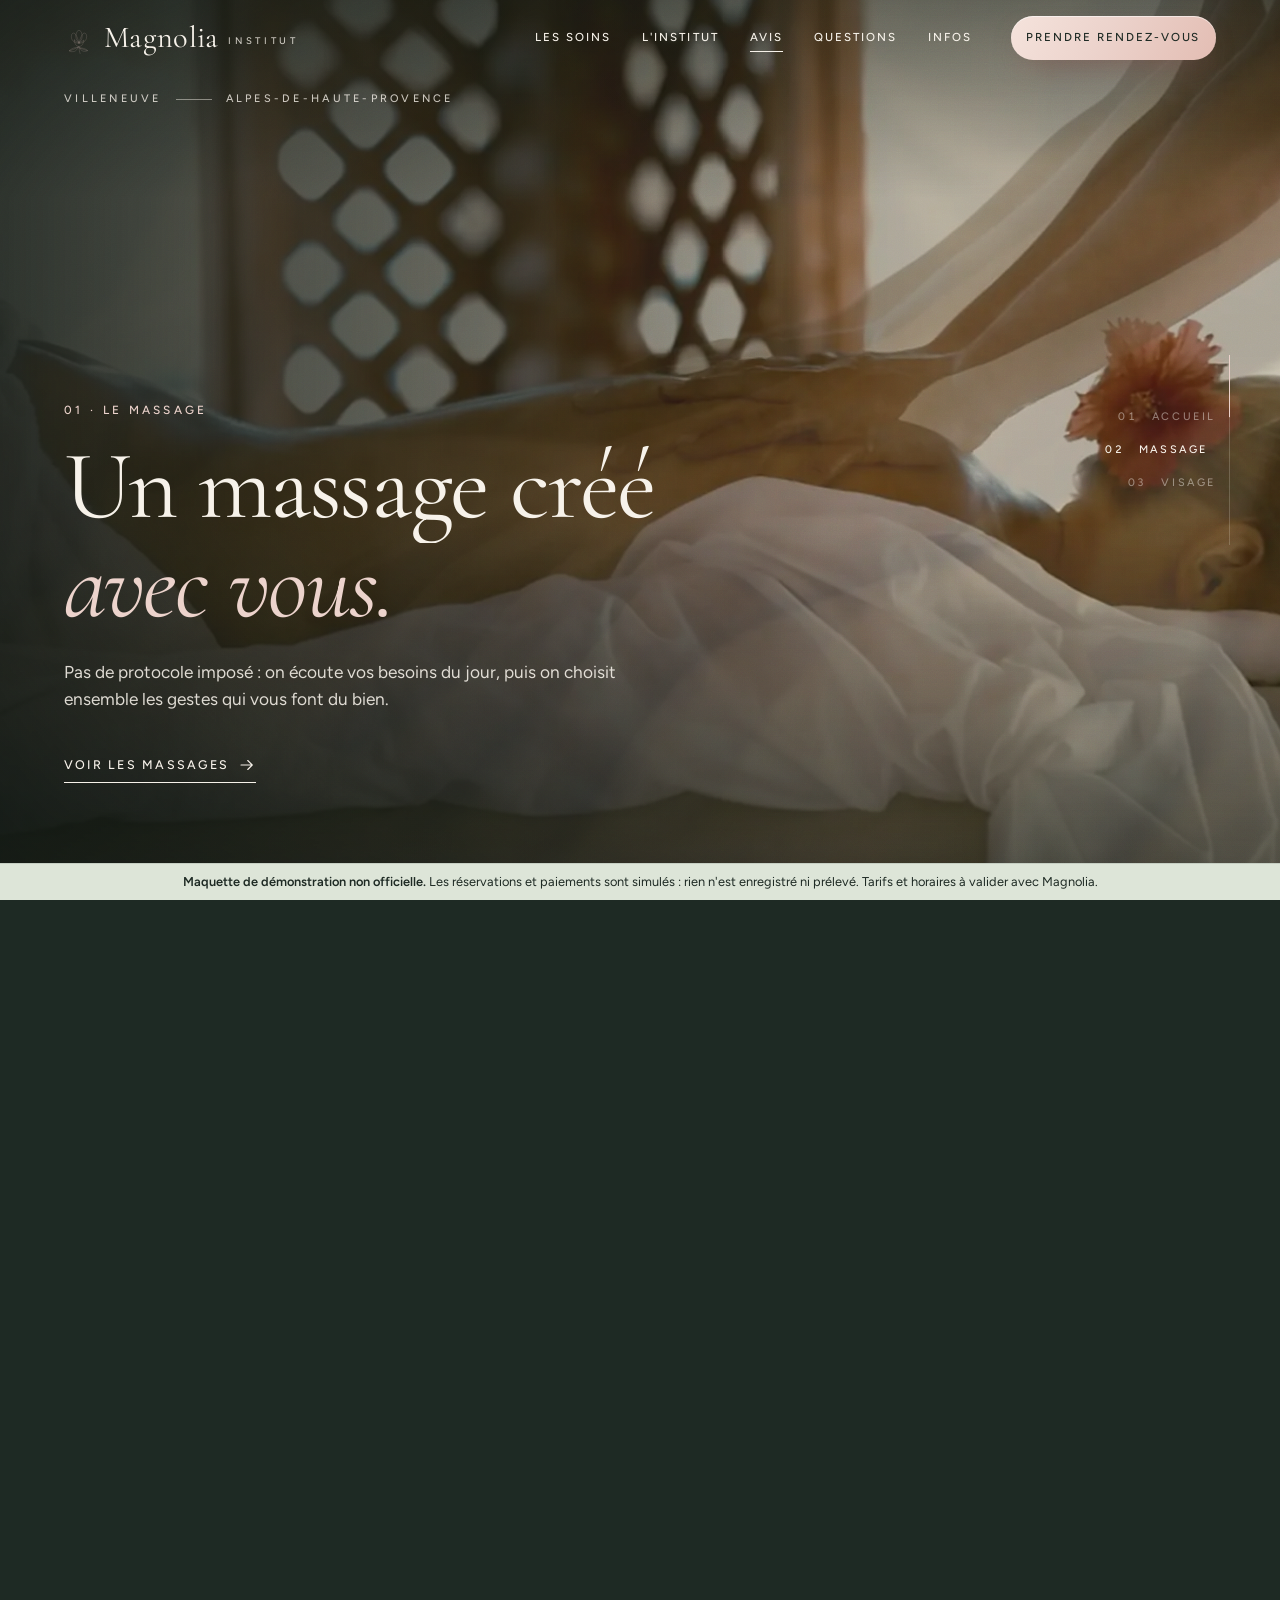
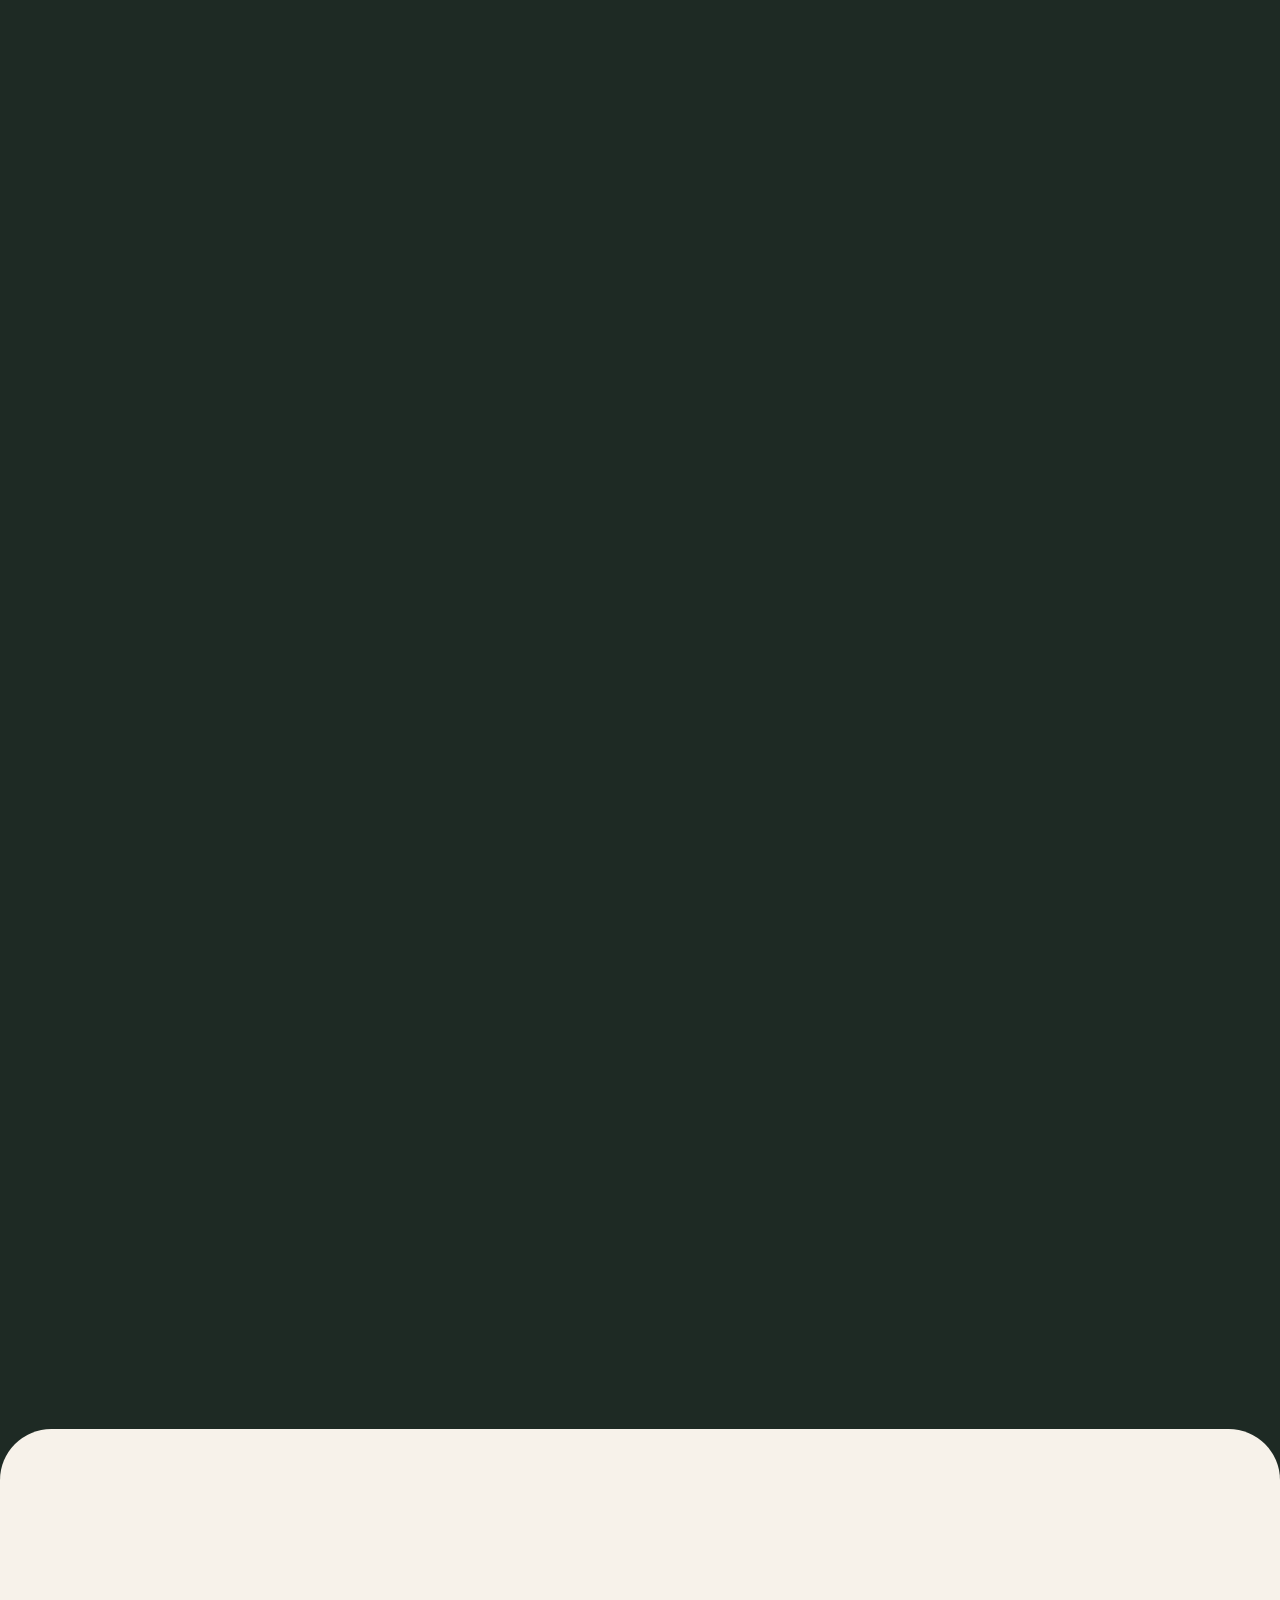
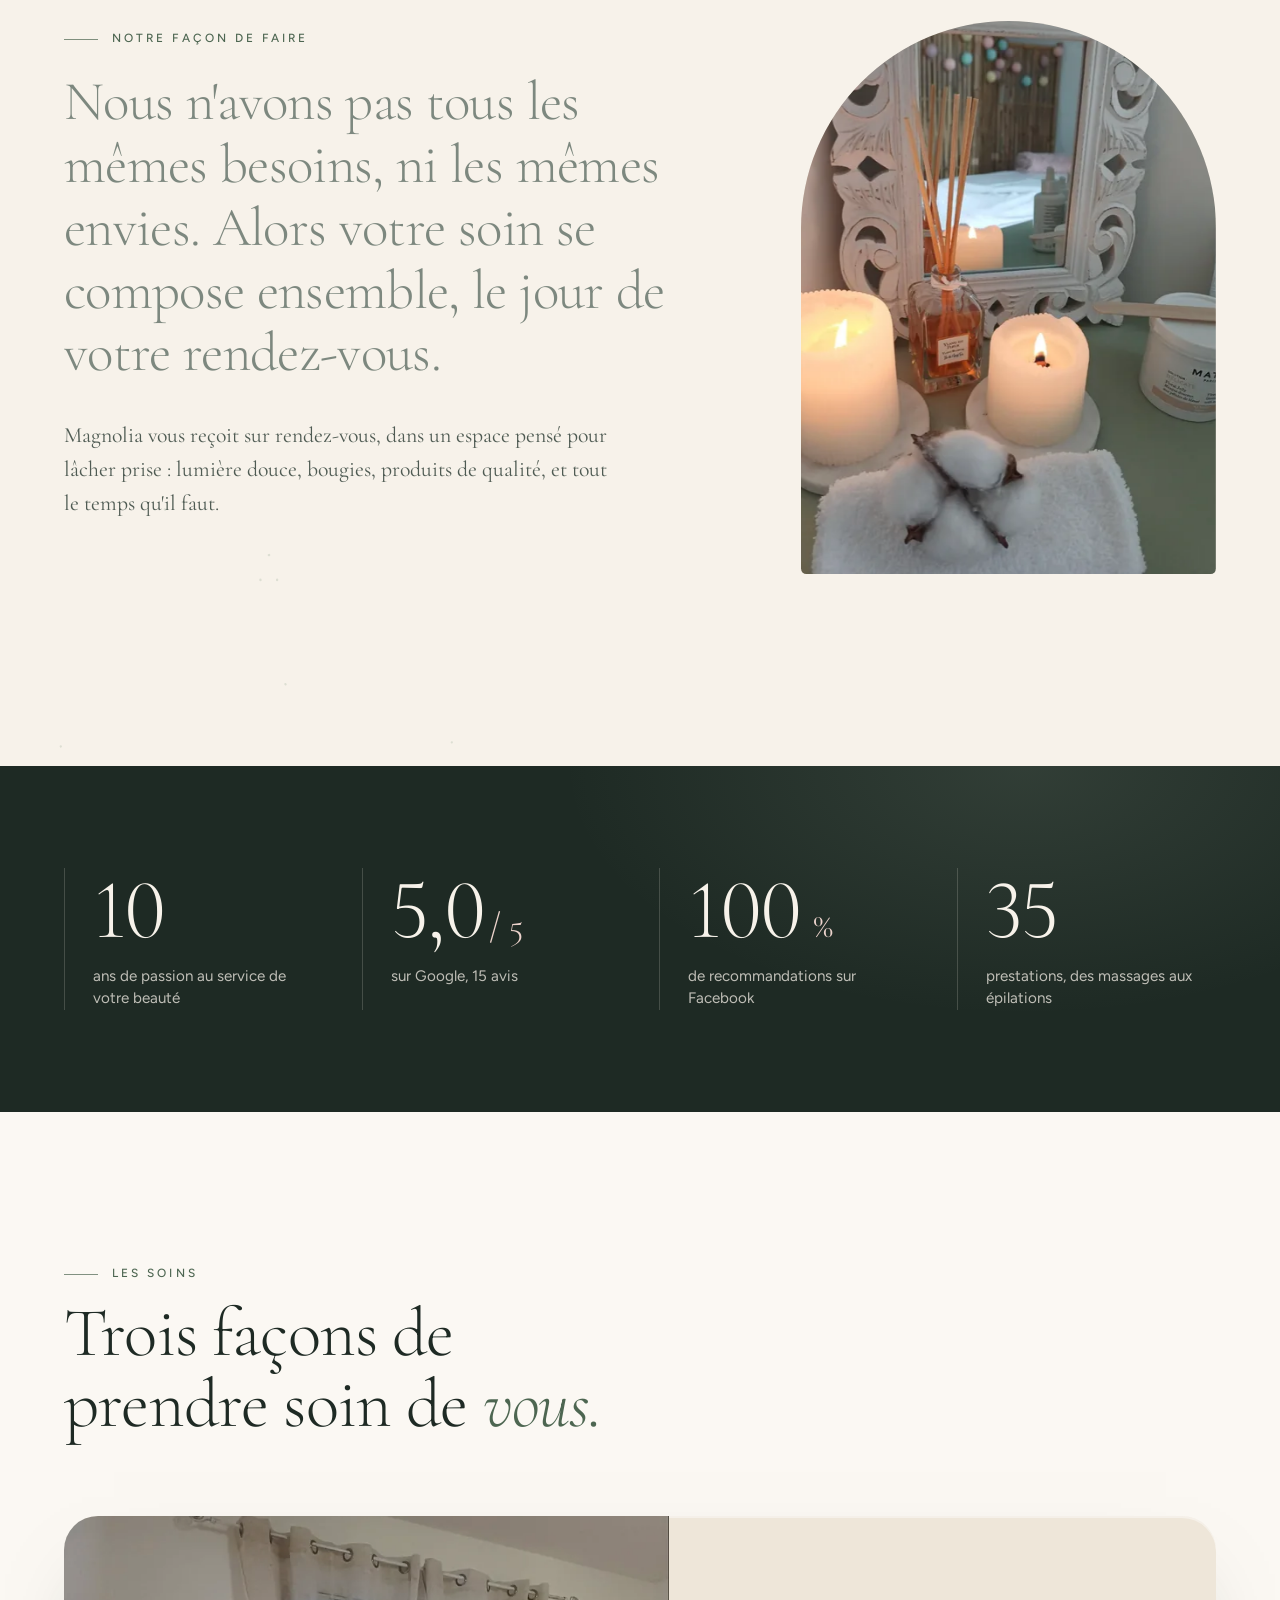
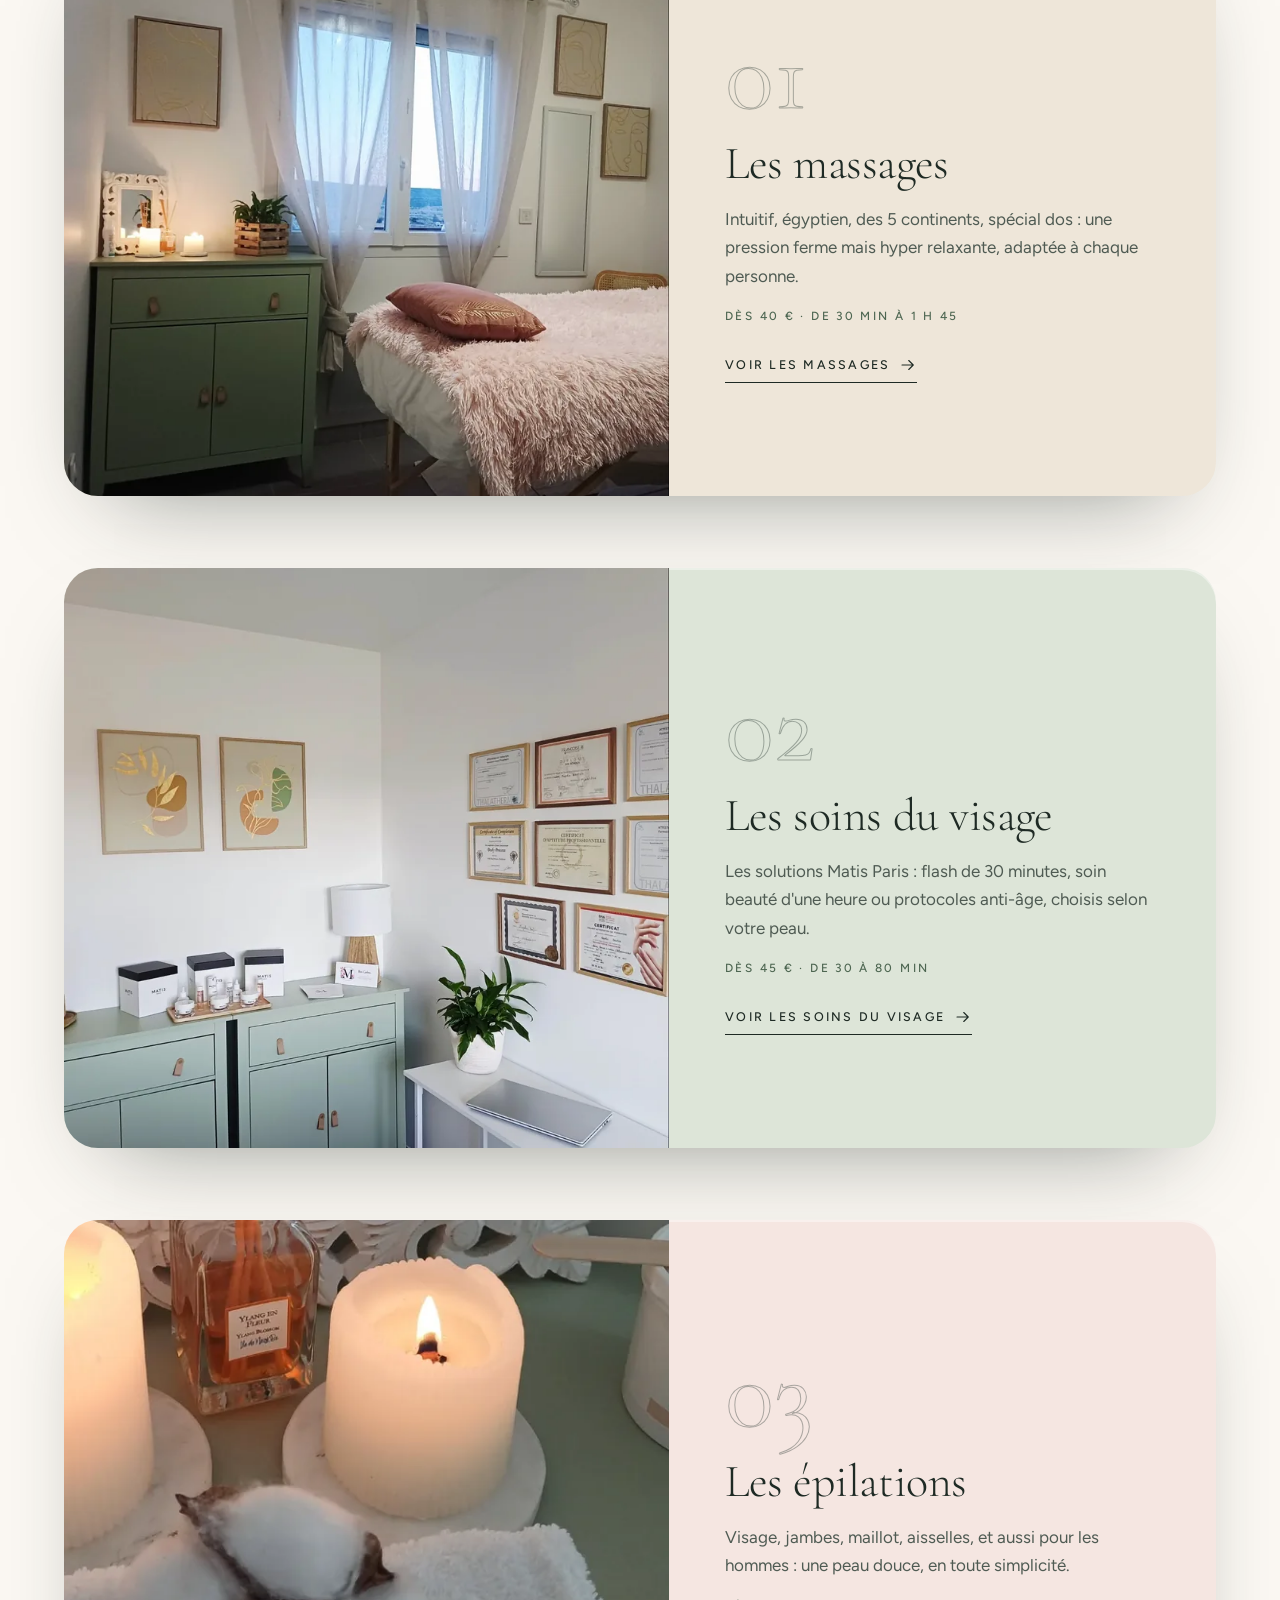
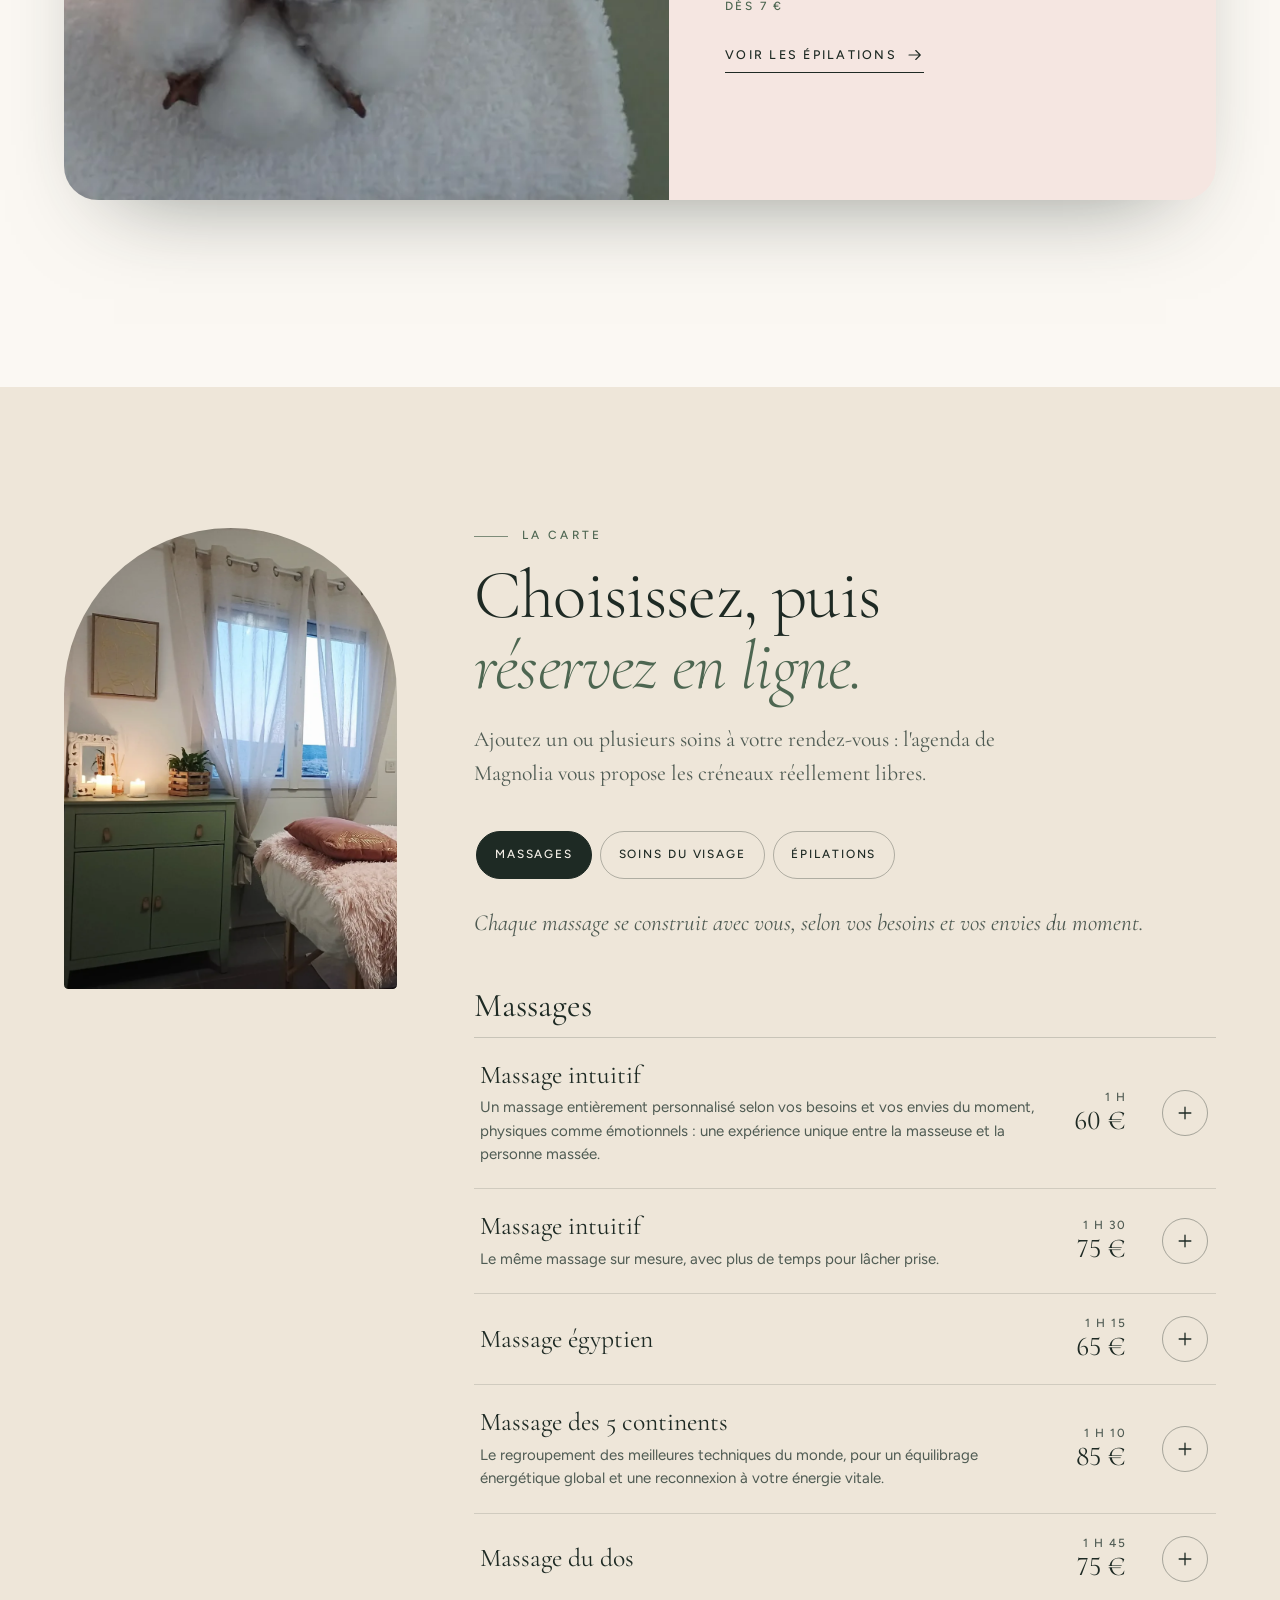
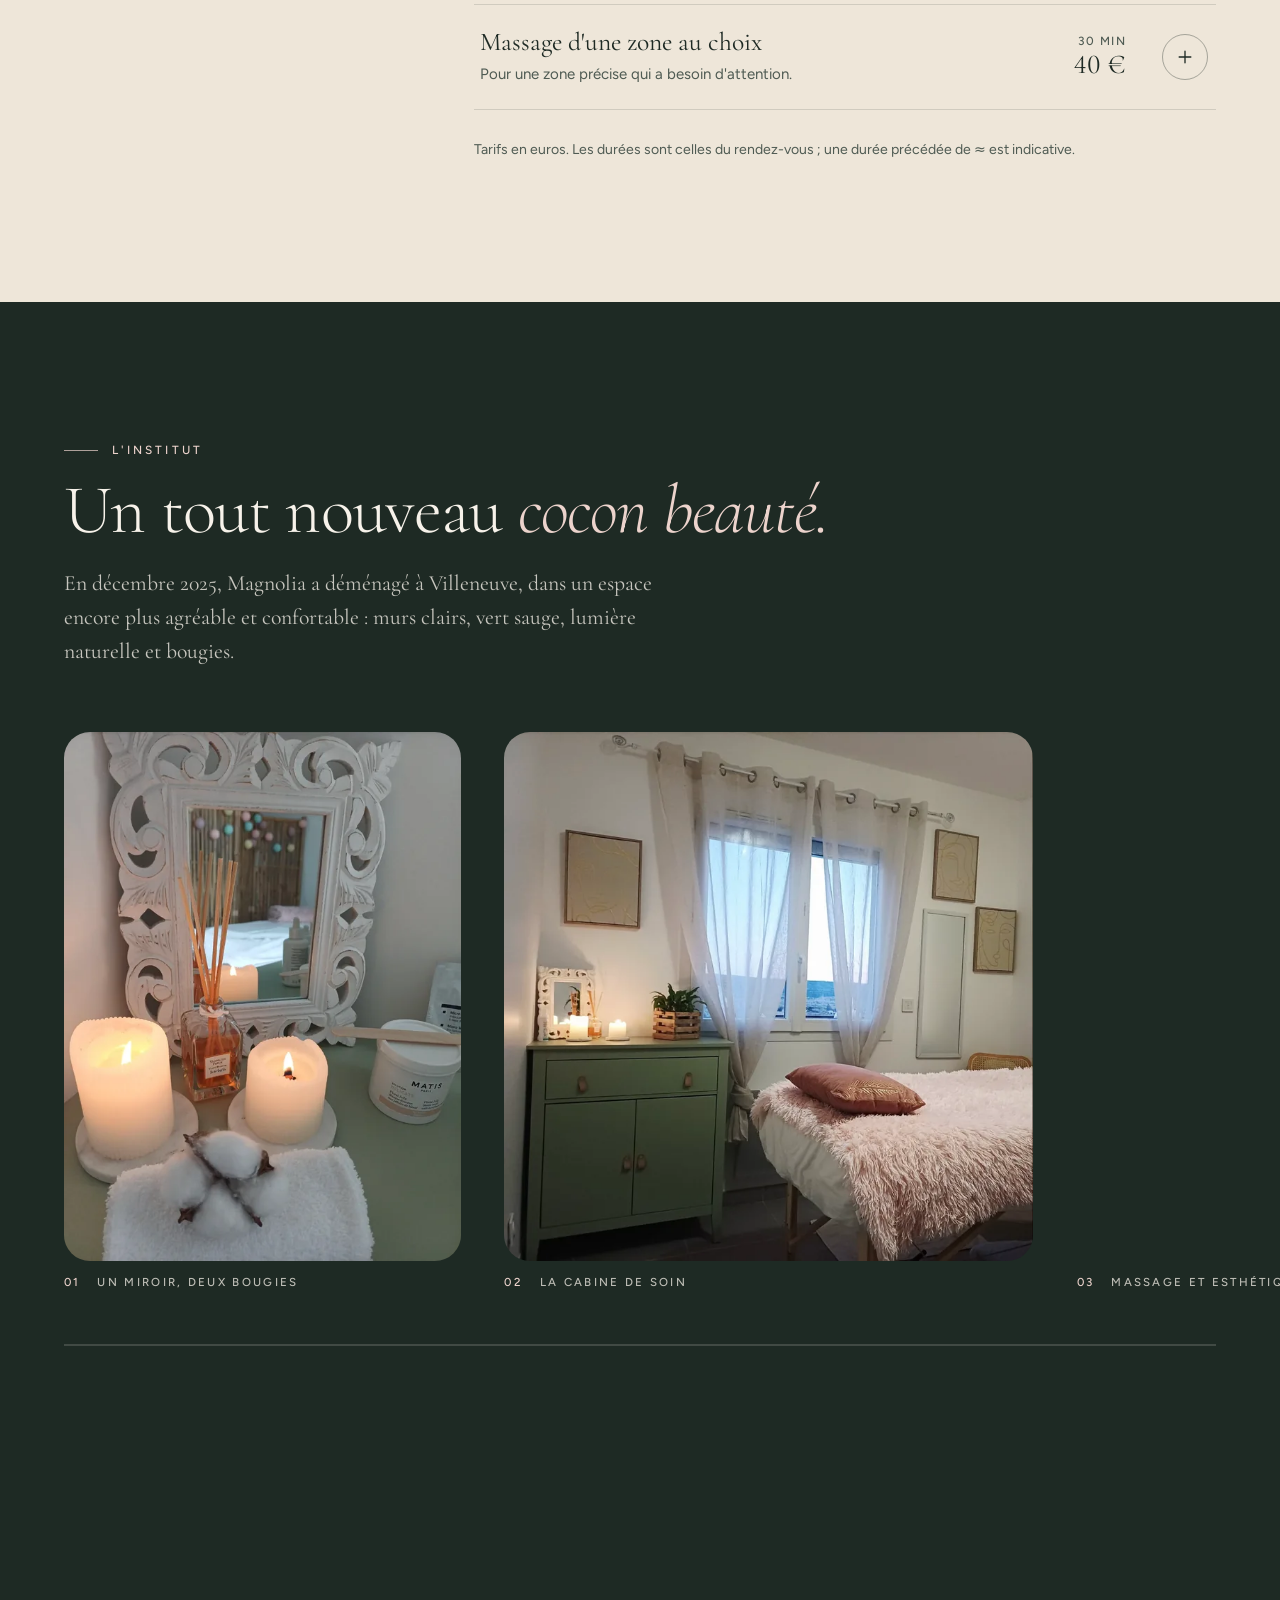
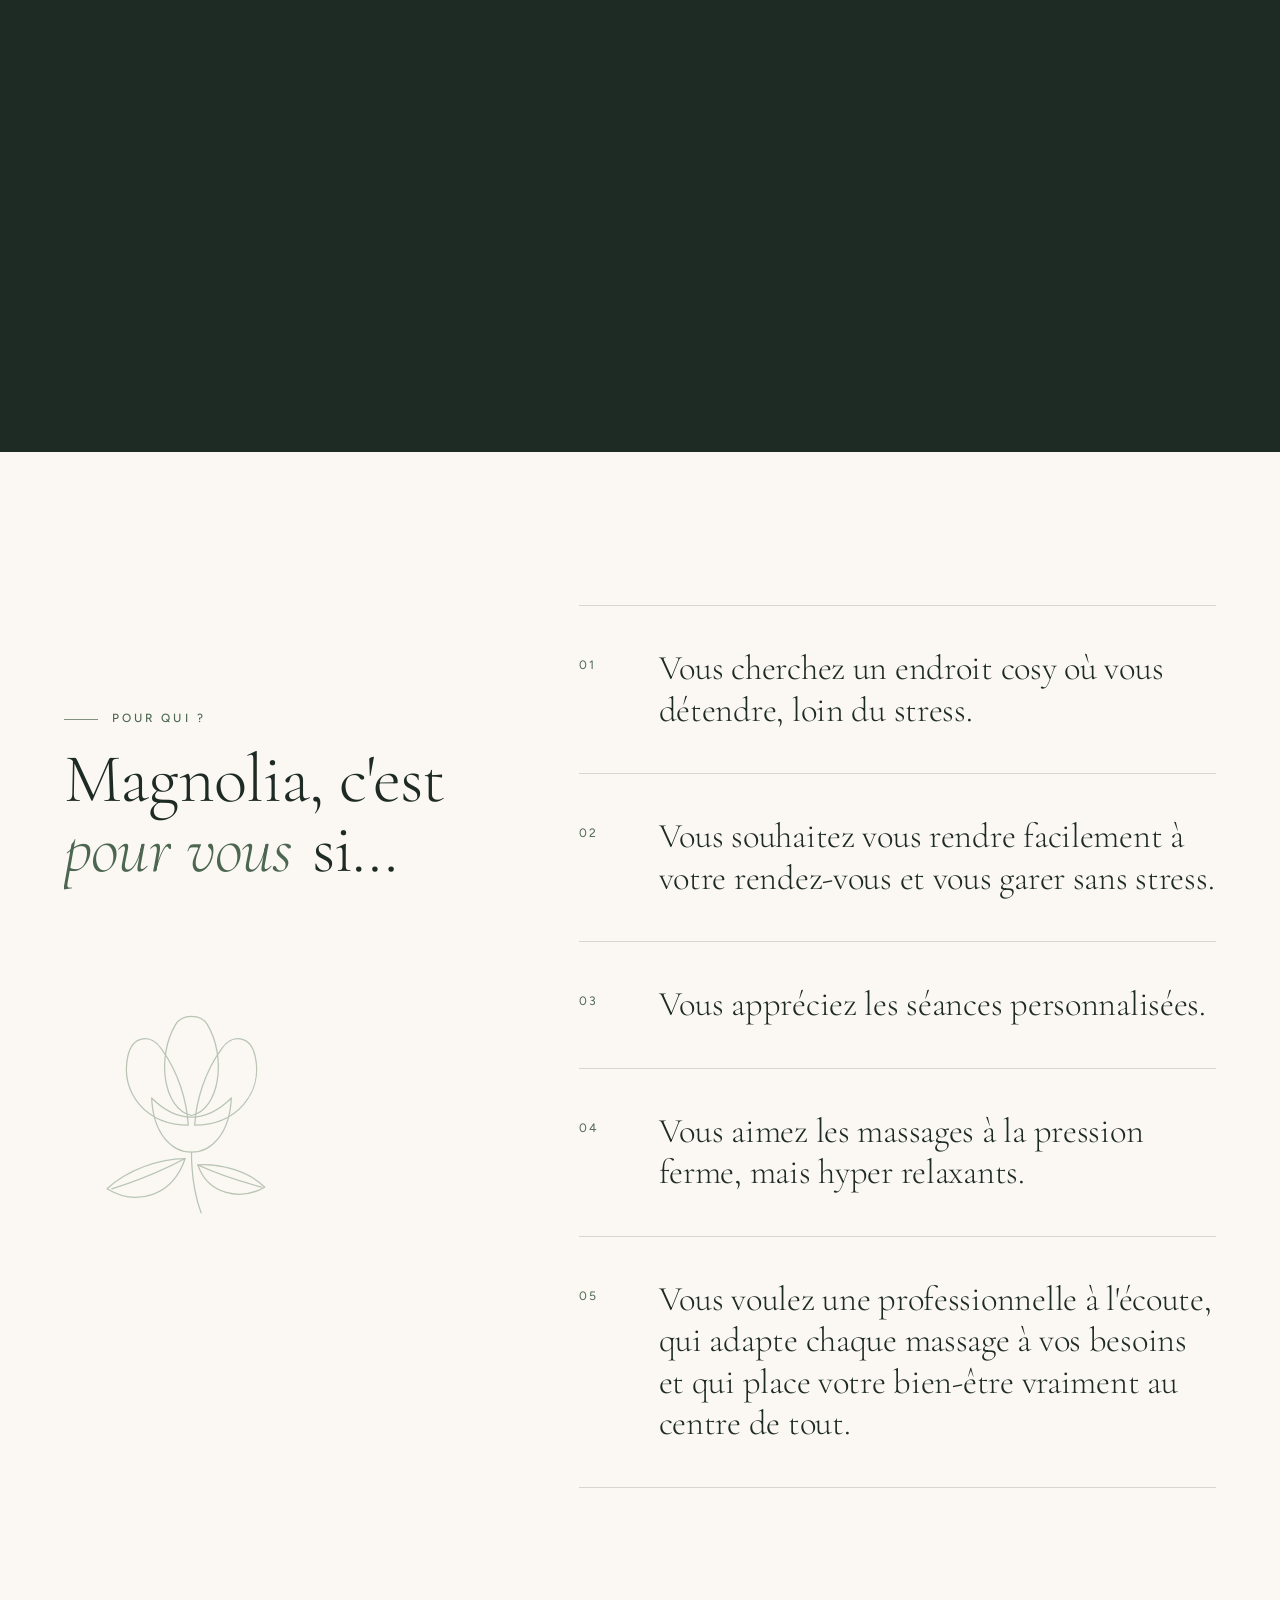
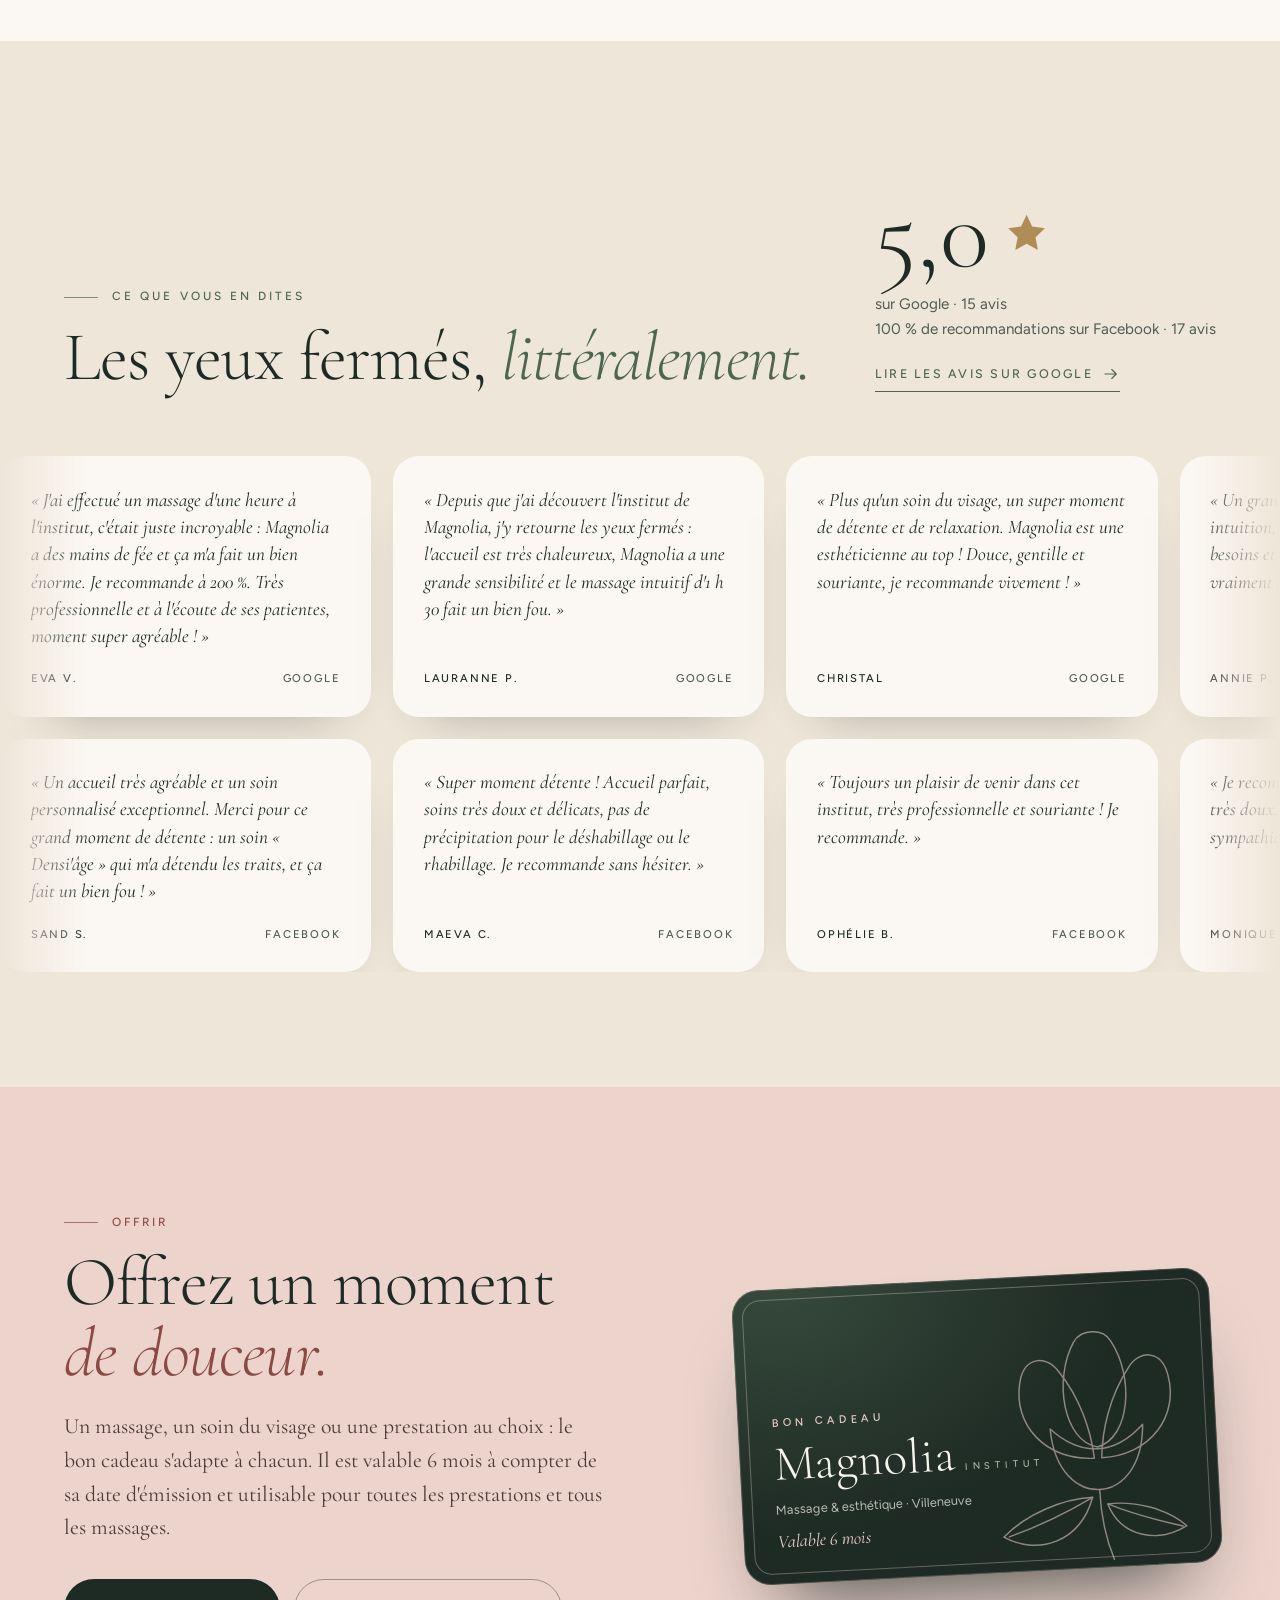
<file: index.html>
<!doctype html>
<html lang="fr" class="no-js">
<head>
<meta charset="utf-8">
<meta name="viewport" content="width=device-width, initial-scale=1, viewport-fit=cover">
<title>Magnolia institut · Massage bien-être et soins du visage à Villeneuve (04)</title>
<meta name="description" content="Magnolia institut, à Villeneuve (Alpes-de-Haute-Provence) : massages intuitifs sur mesure, soins du visage Matis, épilations. Réservation et paiement en ligne, 5,0 sur Google.">
<meta name="robots" content="noindex, nofollow">
<meta name="theme-color" content="#1e2a24">
<link rel="icon" href="assets/img/favicon.svg" type="image/svg+xml">
<meta property="og:type" content="website">
<meta property="og:locale" content="fr_FR">
<meta property="og:site_name" content="Magnolia institut">
<meta property="og:title" content="Magnolia institut · Massage bien-être et soins du visage">
<meta property="og:description" content="Des massages sur mesure, des soins du visage Matis et des épilations dans un cocon calme à Villeneuve. Réservez et réglez en ligne.">
<meta property="og:image" content="assets/img/og.jpg">
<meta name="twitter:card" content="summary_large_image">
<link rel="preload" href="assets/fonts/cormorant-garamond-latin-300-normal.woff2" as="font" type="font/woff2" crossorigin>
<link rel="preload" href="assets/fonts/figtree-latin-400-normal.woff2" as="font" type="font/woff2" crossorigin>
<link rel="preload" href="assets/img/film-poster.webp" as="image" type="image/webp" media="(min-width: 861px)">
<link rel="preload" href="assets/img/film-poster-m.webp" as="image" type="image/webp" media="(max-width: 860px)">
<link rel="stylesheet" href="assets/css/style.css?v=1">
<link rel="stylesheet" href="assets/css/booking.css?v=1">
<script>document.documentElement.className = document.documentElement.className.replace('no-js', 'js'); if (matchMedia('(prefers-reduced-motion: reduce)').matches) document.documentElement.classList.add('reduce');</script>
<script type="application/ld+json">
{
  "@context": "https://schema.org",
  "@type": "BeautySalon",
  "name": "Magnolia institut",
  "description": "Institut de massage bien-être personnalisé et d'esthétique à Villeneuve (Alpes-de-Haute-Provence) : massages, soins du visage Matis, épilations.",
  "telephone": "+33609875341",
  "email": "magnolia.institut@gmail.com",
  "priceRange": "€€",
  "image": "assets/img/og.jpg",
  "address": { "@type": "PostalAddress", "addressLocality": "Villeneuve", "postalCode": "04180", "addressRegion": "Alpes-de-Haute-Provence", "addressCountry": "FR" },
  "openingHoursSpecification": [
    { "@type": "OpeningHoursSpecification", "dayOfWeek": ["Monday", "Tuesday", "Thursday", "Friday"], "opens": "08:45", "closes": "16:30" },
    { "@type": "OpeningHoursSpecification", "dayOfWeek": "Wednesday", "opens": "09:00", "closes": "12:00" },
    { "@type": "OpeningHoursSpecification", "dayOfWeek": "Saturday", "opens": "08:00", "closes": "12:30" }
  ],
  "sameAs": ["https://www.instagram.com/magnolia.institut/", "https://www.facebook.com/magnolia04/"]
}
</script>
</head>
<body>
<svg width="0" height="0" style="position:absolute" aria-hidden="true" focusable="false">
  <defs>
    <symbol id="i-check" viewBox="0 0 24 24"><path d="M5 12.5l4.2 4.2L19 7" fill="none" stroke="currentColor" stroke-width="1.8" stroke-linecap="round" stroke-linejoin="round"/></symbol>
    <symbol id="i-plus" viewBox="0 0 24 24"><path d="M12 5v14M5 12h14" fill="none" stroke="currentColor" stroke-width="1.6" stroke-linecap="round"/></symbol>
    <symbol id="i-close" viewBox="0 0 24 24"><path d="M6 6l12 12M18 6L6 18" fill="none" stroke="currentColor" stroke-width="1.6" stroke-linecap="round"/></symbol>
    <symbol id="i-arrow" viewBox="0 0 24 24"><path d="M4 12h15M13 6l6 6-6 6" fill="none" stroke="currentColor" stroke-width="1.5" stroke-linecap="round" stroke-linejoin="round"/></symbol>
    <symbol id="i-lock" viewBox="0 0 24 24"><rect x="5" y="10.5" width="14" height="9.5" rx="2" fill="none" stroke="currentColor" stroke-width="1.5"/><path d="M8.5 10.5V8a3.5 3.5 0 0 1 7 0v2.5" fill="none" stroke="currentColor" stroke-width="1.5"/></symbol>
    <symbol id="i-calendar" viewBox="0 0 24 24"><rect x="4" y="5.5" width="16" height="14.5" rx="2" fill="none" stroke="currentColor" stroke-width="1.5"/><path d="M4 10h16M8.5 3.5v4M15.5 3.5v4" fill="none" stroke="currentColor" stroke-width="1.5" stroke-linecap="round"/></symbol>
    <symbol id="i-pin" viewBox="0 0 24 24"><path d="M12 21s7-6.1 7-11.2A7 7 0 0 0 5 9.8C5 14.9 12 21 12 21z" fill="none" stroke="currentColor" stroke-width="1.5" stroke-linejoin="round"/><circle cx="12" cy="9.8" r="2.4" fill="none" stroke="currentColor" stroke-width="1.5"/></symbol>
    <symbol id="i-phone" viewBox="0 0 24 24"><path d="M6.6 4h3l1.5 4-2 1.3a11 11 0 0 0 5.6 5.6l1.3-2 4 1.5v3a2 2 0 0 1-2.1 2A15 15 0 0 1 4.6 6.1 2 2 0 0 1 6.6 4z" fill="none" stroke="currentColor" stroke-width="1.5" stroke-linejoin="round"/></symbol>
    <symbol id="i-mail" viewBox="0 0 24 24"><rect x="3.5" y="5.5" width="17" height="13" rx="2" fill="none" stroke="currentColor" stroke-width="1.5"/><path d="M4 7l8 6 8-6" fill="none" stroke="currentColor" stroke-width="1.5" stroke-linejoin="round"/></symbol>
    <symbol id="i-insta" viewBox="0 0 24 24"><rect x="4" y="4" width="16" height="16" rx="4.5" fill="none" stroke="currentColor" stroke-width="1.5"/><circle cx="12" cy="12" r="3.6" fill="none" stroke="currentColor" stroke-width="1.5"/><circle cx="16.8" cy="7.2" r="1" fill="currentColor"/></symbol>
    <symbol id="i-fb" viewBox="0 0 24 24"><path d="M13.5 20v-7h2.4l.4-2.9h-2.8V8.3c0-.8.3-1.4 1.5-1.4h1.4V4.3A18 18 0 0 0 14.2 4c-2.2 0-3.7 1.3-3.7 3.8v2.3H8v2.9h2.5v7z" fill="currentColor"/></symbol>
    <symbol id="i-star" viewBox="0 0 24 24"><path d="M12 3.2l2.6 5.5 6 .8-4.4 4.2 1.1 6-5.3-2.9-5.3 2.9 1.1-6L3.4 9.5l6-.8z" fill="currentColor"/></symbol>
    <symbol id="i-shield" viewBox="0 0 24 24"><path d="M12 3l7 2.8v5.4c0 4.4-2.9 7.9-7 9.8-4.1-1.9-7-5.4-7-9.8V5.8z" fill="none" stroke="currentColor" stroke-width="1.5" stroke-linejoin="round"/><path d="M8.8 12.2l2.2 2.2 4.2-4.4" fill="none" stroke="currentColor" stroke-width="1.5" stroke-linecap="round" stroke-linejoin="round"/></symbol>
    <symbol id="i-gift" viewBox="0 0 24 24"><rect x="4" y="9" width="16" height="11" rx="1.5" fill="none" stroke="currentColor" stroke-width="1.5"/><path d="M3 9h18v3.2H3zM12 9v11M12 9C10 5 6 5.5 7 8c.5 1.2 3 1 5 1zM12 9c2-4 6-3.5 5-1-.5 1.2-3 1-5 1z" fill="none" stroke="currentColor" stroke-width="1.5" stroke-linejoin="round"/></symbol>
    <!-- fleur de magnolia au trait (dessin original) -->
    <symbol id="magnolia" viewBox="0 0 320 340">
      <g fill="none" stroke="currentColor" stroke-width="1.6" stroke-linecap="round" stroke-linejoin="round"><path d="M160 214C124 206 116 140 140 100C148 86 172 86 180 100C204 140 196 206 160 214Z"/><path d="M156 226C104 226 70 186 80 140C86 112 110 112 122 130C144 160 154 196 156 226Z"/><path d="M164 226C216 226 250 186 240 140C234 112 210 112 198 130C176 160 166 196 164 226Z"/><path d="M110 192C112 238 136 260 160 260C184 260 208 238 210 192C192 210 176 216 160 216C144 216 128 210 110 192Z"/><path d="M152 268C120 268 80 282 54 306C90 328 136 316 152 268Z"/><path d="M152 268C118 286 86 298 60 306"/><path d="M168 276C196 274 232 284 252 304C220 322 180 312 168 276Z"/><path d="M168 276C198 290 226 298 248 304"/><path d="M160 260C160 290 164 314 172 336"/></g>
    </symbol>
  </defs>
</svg>

<div class="boot" id="boot" aria-hidden="true">
  <div class="boot__in">
    <svg class="boot__flower" viewBox="0 0 320 340" aria-hidden="true"><g fill="none" stroke="currentColor" stroke-width="1.6" stroke-linecap="round" stroke-linejoin="round"><path pathLength="1" d="M160 214C124 206 116 140 140 100C148 86 172 86 180 100C204 140 196 206 160 214Z"/><path pathLength="1" d="M156 226C104 226 70 186 80 140C86 112 110 112 122 130C144 160 154 196 156 226Z"/><path pathLength="1" d="M164 226C216 226 250 186 240 140C234 112 210 112 198 130C176 160 166 196 164 226Z"/><path pathLength="1" d="M110 192C112 238 136 260 160 260C184 260 208 238 210 192C192 210 176 216 160 216C144 216 128 210 110 192Z"/><path pathLength="1" d="M152 268C120 268 80 282 54 306C90 328 136 316 152 268Z"/><path pathLength="1" d="M152 268C118 286 86 298 60 306"/><path pathLength="1" d="M168 276C196 274 232 284 252 304C220 322 180 312 168 276Z"/><path pathLength="1" d="M168 276C198 290 226 298 248 304"/><path pathLength="1" d="M160 260C160 290 164 314 172 336"/></g></svg>
    <div class="boot__name">Magnolia<i>institut</i></div>
    <div class="boot__bar"><i id="bootBar"></i></div>
  </div>
</div>

<a class="skip-link" href="#contenu">Aller au contenu</a>

<header class="head" id="head">
  <div class="head__in">
    <a class="brand" href="#top" aria-label="Magnolia institut, massage et esthétique à Villeneuve : haut de page"><svg class="brand__flower" aria-hidden="true"><use href="#magnolia"/></svg><span class="brand__name">Magnolia</span><span class="brand__tag">institut</span></a>
    <nav class="nav" aria-label="Navigation principale">
      <a href="#soins">Les soins</a>
      <a href="#institut">L'institut</a>
      <a href="#avis">Avis</a>
      <a href="#faq">Questions</a>
      <a href="#infos">Infos</a>
    </nav>
    <button class="btn btn--gold btn--sm head__cta" type="button" data-open-booking data-cursor="Réserver"><span>Prendre rendez-vous</span></button>
    <button class="burger" id="burger" type="button" aria-expanded="false" aria-controls="drawer" aria-label="Ouvrir le menu"><span></span></button>
  </div>
</header>
<div class="drawer" id="drawer" aria-hidden="true">
  <a href="#soins">Les soins</a>
  <a href="#institut">L'institut</a>
  <a href="#avis">Avis</a>
  <a href="#faq">Questions</a>
  <a href="#infos">Infos</a>
  <button class="btn btn--gold btn--lg" type="button" data-open-booking><span>Prendre rendez-vous</span></button>
</div>

<main id="contenu">

<!-- ============ FILM D'OUVERTURE ============ -->
<section class="film" id="top" aria-label="Magnolia institut : présentation">
  <div class="film__pin">
    <div class="film__stage" id="filmStage">
      <picture>
        <source media="(max-width: 860px)" srcset="assets/img/film-poster-m.webp" width="720" height="1280">
        <img class="film__poster" id="filmPoster" src="assets/img/film-poster.webp" width="1600" height="900" alt="" fetchpriority="high" decoding="async">
      </picture>
      <canvas class="film__canvas" id="filmCanvas" aria-hidden="true"></canvas>
    </div>
    <div class="film__veil"></div>
    <div class="film__grain"></div>

    <p class="film__where"><span>Villeneuve</span><i></i><span>Alpes-de-Haute-Provence</span></p>

    <div class="film__caps">
      <div class="cap cap--intro is-on" data-from="0" data-to="0.2">
        <span class="cap__n cap__fade">Institut de massage bien-être personnalisé</span>
        <h1 class="cap__t"><span class="line"><span>Prendre soin de soi,</span></span><span class="line"><span><em>sur mesure.</em></span></span></h1>
        <p class="cap__p cap__fade">Massages intuitifs, soins du visage Matis et épilations, dans un cocon calme à Villeneuve.</p>
        <div class="cap__row cap__fade">
          <button class="btn btn--gold btn--lg" type="button" data-open-booking data-cursor="Réserver"><span>Prendre rendez-vous</span><svg aria-hidden="true"><use href="#i-arrow"/></svg></button>
          <a class="link-arrow" href="#soins">Découvrir les soins <svg aria-hidden="true"><use href="#i-arrow"/></svg></a>
        </div>
      </div>
      <div class="cap" data-from="0.24" data-to="0.55" id="cap-massage">
        <span class="cap__n cap__fade">01 · Le massage</span>
        <h2 class="cap__t"><span class="line"><span>Un massage créé</span></span><span class="line"><span><em>avec vous.</em></span></span></h2>
        <p class="cap__p cap__fade">Pas de protocole imposé : on écoute vos besoins du jour, puis on choisit ensemble les gestes qui vous font du bien.</p>
        <div class="cap__row cap__fade"><a class="link-arrow" href="#soins" data-tab="massages">Voir les massages <svg aria-hidden="true"><use href="#i-arrow"/></svg></a></div>
      </div>
      <div class="cap" data-from="0.6" data-to="1.01" id="cap-visage">
        <span class="cap__n cap__fade">02 · Le visage</span>
        <h2 class="cap__t"><span class="line"><span>Un visage</span></span><span class="line"><span><em>apaisé.</em></span></span></h2>
        <p class="cap__p cap__fade">Des soins Matis Paris, de l'express de 30 minutes aux solutions anti-âge, en douceur et sans précipitation.</p>
        <div class="cap__row cap__fade"><a class="link-arrow" href="#soins" data-tab="visage">Voir les soins du visage <svg aria-hidden="true"><use href="#i-arrow"/></svg></a></div>
      </div>
    </div>

    <ol class="film__rail" id="filmRail" aria-hidden="true">
      <li data-from="0"><span>01</span> Accueil</li>
      <li data-from="0.24"><span>02</span> Massage</li>
      <li data-from="0.6"><span>03</span> Visage</li>
    </ol>
    <div class="film__line" aria-hidden="true"><i id="filmLine"></i></div>
    <p class="film__hint" aria-hidden="true"><span>Faites défiler</span><i></i></p>
  </div>
</section>

<!-- ============ MANIFESTE ============ -->
<section class="manif" id="manifeste" aria-labelledby="manif-h">
  <svg class="manif__flower" id="manifFlower" viewBox="0 0 320 340" aria-hidden="true"><g fill="none" stroke="currentColor" stroke-width="1.1" stroke-linecap="round" stroke-linejoin="round"><path pathLength="1" d="M160 214C124 206 116 140 140 100C148 86 172 86 180 100C204 140 196 206 160 214Z"/><path pathLength="1" d="M156 226C104 226 70 186 80 140C86 112 110 112 122 130C144 160 154 196 156 226Z"/><path pathLength="1" d="M164 226C216 226 250 186 240 140C234 112 210 112 198 130C176 160 166 196 164 226Z"/><path pathLength="1" d="M110 192C112 238 136 260 160 260C184 260 208 238 210 192C192 210 176 216 160 216C144 216 128 210 110 192Z"/><path pathLength="1" d="M152 268C120 268 80 282 54 306C90 328 136 316 152 268Z"/><path pathLength="1" d="M152 268C118 286 86 298 60 306"/><path pathLength="1" d="M168 276C196 274 232 284 252 304C220 322 180 312 168 276Z"/><path pathLength="1" d="M168 276C198 290 226 298 248 304"/><path pathLength="1" d="M160 260C160 290 164 314 172 336"/></g></svg>
  <div class="wrap manif__grid">
    <div class="manif__text">
      <p class="eyebrow" data-reveal>Notre façon de faire</p>
      <h2 class="manif__quote" id="manif-h" data-words>Nous n'avons pas tous les mêmes besoins, ni les mêmes envies. Alors votre soin se compose ensemble, le jour de votre rendez-vous.</h2>
      <p class="lead" data-reveal>Magnolia vous reçoit sur rendez-vous, dans un espace pensé pour lâcher prise : lumière douce, bougies, produits de qualité, et tout le temps qu'il faut.</p>
      <p data-reveal><a class="link-arrow" href="#institut">Découvrir l'institut <svg aria-hidden="true"><use href="#i-arrow"/></svg></a></p>
    </div>
    <figure class="manif__photo arch" data-reveal>
      <div class="arch__in" data-parallax="-10">
        <img src="assets/img/miroir-1000.webp" srcset="assets/img/miroir-560.webp 560w, assets/img/miroir-1000.webp 1000w" sizes="(max-width: 860px) 80vw, 38vw" width="1000" height="1334" alt="Miroir blanc ciselé, deux bougies allumées et une fleur de coton posée sur une serviette, dans la cabine de soin" loading="lazy" decoding="async">
      </div>
    </figure>
  </div>
</section>

<!-- ============ CHIFFRES ============ -->
<section class="stats" aria-label="L'institut en chiffres">
  <div class="wrap stats__grid">
    <div class="stat" data-reveal><p class="stat__n"><span data-count="10">10</span></p><p class="stat__l">ans de passion au service de votre beauté</p></div>
    <div class="stat" data-reveal><p class="stat__n"><span data-count="5" data-dec="1">5,0</span><small>/&nbsp;5</small></p><p class="stat__l">sur Google, <!--#avis:google-nb-->15<!--/#--> avis</p></div>
    <div class="stat" data-reveal><p class="stat__n"><span data-count="100">100</span><small>&nbsp;%</small></p><p class="stat__l">de recommandations sur Facebook</p></div>
    <div class="stat" data-reveal><p class="stat__n"><span data-count="35" data-jeton="nb:prestations">35</span></p><p class="stat__l">prestations, des massages aux épilations</p></div>
  </div>
</section>

<!-- ============ TROIS UNIVERS ============ -->
<section class="univers" id="univers" aria-labelledby="univers-h">
  <div class="wrap">
    <div class="univers__head">
      <p class="eyebrow" data-reveal>Les soins</p>
      <h2 class="h2" id="univers-h" data-split>Trois façons de prendre soin de <em>vous.</em></h2>
    </div>
    <div class="stack">
      <article class="card" style="--i:0">
        <div class="card__in">
          <div class="card__media"><img src="assets/img/chambre-760.webp" srcset="assets/img/chambre-760.webp 760w, assets/img/chambre-1400.webp 1400w" sizes="(max-width: 860px) 90vw, 46vw" width="1400" height="1400" alt="Cabine de massage : table recouverte d'un plaid rose, commode vert sauge et bougies près de la fenêtre" loading="lazy" decoding="async"></div>
          <div class="card__txt">
            <p class="card__n">01</p>
            <h3 class="card__t">Les massages</h3>
            <p class="card__p">Intuitif, égyptien, des 5 continents, spécial dos : une pression ferme mais hyper relaxante, adaptée à chaque personne.</p>
            <p class="card__meta">dès <!--#des:massages-->40&nbsp;€<!--/#--> · de 30&nbsp;min à 1&nbsp;h&nbsp;45</p>
            <a class="link-arrow" href="#soins" data-tab="massages">Voir les massages <svg aria-hidden="true"><use href="#i-arrow"/></svg></a>
          </div>
        </div>
      </article>
      <article class="card" style="--i:1">
        <div class="card__in">
          <div class="card__media"><img src="assets/img/commode-800.webp" srcset="assets/img/commode-800.webp 800w, assets/img/commode-1500.webp 1500w" sizes="(max-width: 860px) 90vw, 46vw" width="1500" height="1500" alt="Commode vert sauge avec les produits Matis Paris, une lampe en raphia et des diplômes encadrés" loading="lazy" decoding="async"></div>
          <div class="card__txt">
            <p class="card__n">02</p>
            <h3 class="card__t">Les soins du visage</h3>
            <p class="card__p">Les solutions Matis Paris : flash de 30 minutes, soin beauté d'une heure ou protocoles anti-âge, choisis selon votre peau.</p>
            <p class="card__meta">dès <!--#des:visage-->45&nbsp;€<!--/#--> · de 30 à 80&nbsp;min</p>
            <a class="link-arrow" href="#soins" data-tab="visage">Voir les soins du visage <svg aria-hidden="true"><use href="#i-arrow"/></svg></a>
          </div>
        </div>
      </article>
      <article class="card" style="--i:2">
        <div class="card__in">
          <div class="card__media"><img src="assets/img/bougies-1000.webp" width="1000" height="606" alt="Deux bougies allumées sur des socles en marbre et une fleur de coton sur une serviette blanche" loading="lazy" decoding="async"></div>
          <div class="card__txt">
            <p class="card__n">03</p>
            <h3 class="card__t">Les épilations</h3>
            <p class="card__p">Visage, jambes, maillot, aisselles, et aussi pour les hommes : une peau douce, en toute simplicité.</p>
            <p class="card__meta">dès <!--#des:epilations-->7&nbsp;€<!--/#--></p>
            <a class="link-arrow" href="#soins" data-tab="epilations">Voir les épilations <svg aria-hidden="true"><use href="#i-arrow"/></svg></a>
          </div>
        </div>
      </article>
    </div>
  </div>
</section>

<!-- ============ CARTE DES SOINS ============ -->
<section class="tarifs" id="soins" aria-labelledby="soins-h">
  <div class="wrap tarifs__grid">
    <aside class="tarifs__side" aria-hidden="true">
      <div class="tarifs__photo arch">
        <img class="is-on" data-for="massages" src="assets/img/chambre-portrait-900.webp" width="900" height="1203" alt="" loading="lazy" decoding="async">
        <img data-for="visage" src="assets/img/commode-portrait-900.webp" width="900" height="1176" alt="" loading="lazy" decoding="async">
        <img data-for="epilations" src="assets/img/kakemono-960.webp" width="960" height="1295" alt="" loading="lazy" decoding="async">
      </div>
    </aside>
    <div class="tarifs__main">
      <p class="eyebrow" data-reveal>La carte</p>
      <h2 class="h2" id="soins-h" data-split>Choisissez, puis <em>réservez en ligne.</em></h2>
      <p class="lead" data-reveal>Ajoutez un ou plusieurs soins à votre rendez-vous : l'agenda de Magnolia vous propose les créneaux réellement libres.</p>
<!--TARIFS:start-->
<div class="tabs" role="tablist" aria-label="Familles de soins">
<button class="tab" type="button" role="tab" id="tab-massages" data-family="massages" aria-controls="panel-massages" aria-selected="true" tabindex="0">Massages</button>
<button class="tab" type="button" role="tab" id="tab-visage" data-family="visage" aria-controls="panel-visage" aria-selected="false" tabindex="-1">Soins du visage</button>
<button class="tab" type="button" role="tab" id="tab-epilations" data-family="epilations" aria-controls="panel-epilations" aria-selected="false" tabindex="-1">Épilations</button>
</div>
<div class="panels">
<div class="panel" role="tabpanel" id="panel-massages" aria-labelledby="tab-massages">
<p class="panel__intro">Chaque massage se construit avec vous, selon vos besoins et vos envies du moment.</p>
<section class="cat" aria-labelledby="cat-massages-massages">
<h3 class="cat__title" id="cat-massages-massages">Massages</h3>

<ul class="rows">
<li class="row" data-service-id="massage-intuitif-1h">
<div class="row__main"><p class="row__name">Massage intuitif</p><p class="row__desc">Un massage entièrement personnalisé selon vos besoins et vos envies du moment, physiques comme émotionnels : une expérience unique entre la masseuse et la personne massée.</p></div>
<p class="row__meta"><span class="row__dur"><span class="sr-only">Durée du rendez-vous : </span>1&nbsp;h</span><span class="row__price"><span class="sr-only">Prix : </span>60&nbsp;€</span></p>
<button class="row__add" type="button" aria-pressed="false" data-service-id="massage-intuitif-1h" aria-label="Ajouter Massage intuitif à ma réservation"><svg aria-hidden="true"><use href="#i-plus"/></svg></button>
</li>
<li class="row" data-service-id="massage-intuitif-1h30">
<div class="row__main"><p class="row__name">Massage intuitif</p><p class="row__desc">Le même massage sur mesure, avec plus de temps pour lâcher prise.</p></div>
<p class="row__meta"><span class="row__dur"><span class="sr-only">Durée du rendez-vous : </span>1&nbsp;h&nbsp;30</span><span class="row__price"><span class="sr-only">Prix : </span>75&nbsp;€</span></p>
<button class="row__add" type="button" aria-pressed="false" data-service-id="massage-intuitif-1h30" aria-label="Ajouter Massage intuitif à ma réservation"><svg aria-hidden="true"><use href="#i-plus"/></svg></button>
</li>
<li class="row" data-service-id="massage-egyptien">
<div class="row__main"><p class="row__name">Massage égyptien</p></div>
<p class="row__meta"><span class="row__dur"><span class="sr-only">Durée du rendez-vous : </span>1&nbsp;h&nbsp;15</span><span class="row__price"><span class="sr-only">Prix : </span>65&nbsp;€</span></p>
<button class="row__add" type="button" aria-pressed="false" data-service-id="massage-egyptien" aria-label="Ajouter Massage égyptien à ma réservation"><svg aria-hidden="true"><use href="#i-plus"/></svg></button>
</li>
<li class="row" data-service-id="massage-5-continents">
<div class="row__main"><p class="row__name">Massage des 5 continents</p><p class="row__desc">Le regroupement des meilleures techniques du monde, pour un équilibrage énergétique global et une reconnexion à votre énergie vitale.</p></div>
<p class="row__meta"><span class="row__dur"><span class="sr-only">Durée du rendez-vous : </span>1&nbsp;h&nbsp;10</span><span class="row__price"><span class="sr-only">Prix : </span>85&nbsp;€</span></p>
<button class="row__add" type="button" aria-pressed="false" data-service-id="massage-5-continents" aria-label="Ajouter Massage des 5 continents à ma réservation"><svg aria-hidden="true"><use href="#i-plus"/></svg></button>
</li>
<li class="row" data-service-id="massage-dos">
<div class="row__main"><p class="row__name">Massage du dos</p></div>
<p class="row__meta"><span class="row__dur"><span class="sr-only">Durée du rendez-vous : </span>1&nbsp;h&nbsp;45</span><span class="row__price"><span class="sr-only">Prix : </span>75&nbsp;€</span></p>
<button class="row__add" type="button" aria-pressed="false" data-service-id="massage-dos" aria-label="Ajouter Massage du dos à ma réservation"><svg aria-hidden="true"><use href="#i-plus"/></svg></button>
</li>
<li class="row" data-service-id="massage-zone">
<div class="row__main"><p class="row__name">Massage d&#39;une zone au choix</p><p class="row__desc">Pour une zone précise qui a besoin d&#39;attention.</p></div>
<p class="row__meta"><span class="row__dur"><span class="sr-only">Durée du rendez-vous : </span>30&nbsp;min</span><span class="row__price"><span class="sr-only">Prix : </span>40&nbsp;€</span></p>
<button class="row__add" type="button" aria-pressed="false" data-service-id="massage-zone" aria-label="Ajouter Massage d&#39;une zone au choix à ma réservation"><svg aria-hidden="true"><use href="#i-plus"/></svg></button>
</li>
</ul>
</section>
</div>
<div class="panel" role="tabpanel" id="panel-visage" aria-labelledby="tab-visage" hidden>
<p class="panel__intro">Des soins Matis Paris, choisis selon votre peau et votre temps.</p>
<section class="cat" aria-labelledby="cat-visage-express">
<h3 class="cat__title" id="cat-visage-express">Solutions flash</h3>
<p class="cat__intro">Un soin express de 30 minutes, à choisir selon l&#39;envie du moment.</p>
<ul class="rows">
<li class="row" data-service-id="flash-purete">
<div class="row__main"><p class="row__name">Solution flash <span class="row__detail">Pureté</span></p><p class="row__desc">Soin perfectionneur express pour matifier la peau.</p></div>
<p class="row__meta"><span class="row__dur"><span class="sr-only">Durée du rendez-vous : </span>30&nbsp;min</span><span class="row__price"><span class="sr-only">Prix : </span>45&nbsp;€</span></p>
<button class="row__add" type="button" aria-pressed="false" data-service-id="flash-purete" aria-label="Ajouter Solution flash Pureté à ma réservation"><svg aria-hidden="true"><use href="#i-plus"/></svg></button>
</li>
<li class="row" data-service-id="flash-eclat">
<div class="row__main"><p class="row__name">Solution flash <span class="row__detail">Éclat</span></p><p class="row__desc">Soin éclat express pour les peaux ternes et fatiguées.</p></div>
<p class="row__meta"><span class="row__dur"><span class="sr-only">Durée du rendez-vous : </span>30&nbsp;min</span><span class="row__price"><span class="sr-only">Prix : </span>45&nbsp;€</span></p>
<button class="row__add" type="button" aria-pressed="false" data-service-id="flash-eclat" aria-label="Ajouter Solution flash Éclat à ma réservation"><svg aria-hidden="true"><use href="#i-plus"/></svg></button>
</li>
<li class="row" data-service-id="flash-densite">
<div class="row__main"><p class="row__name">Solution flash <span class="row__detail">Densité</span></p></div>
<p class="row__meta"><span class="row__dur"><span class="sr-only">Durée du rendez-vous : </span>30&nbsp;min</span><span class="row__price"><span class="sr-only">Prix : </span>45&nbsp;€</span></p>
<button class="row__add" type="button" aria-pressed="false" data-service-id="flash-densite" aria-label="Ajouter Solution flash Densité à ma réservation"><svg aria-hidden="true"><use href="#i-plus"/></svg></button>
</li>
</ul>
</section>
<section class="cat" aria-labelledby="cat-visage-beaute">
<h3 class="cat__title" id="cat-visage-beaute">Solutions beauté</h3>
<p class="cat__intro">Une heure pour prendre soin de votre peau.</p>
<ul class="rows">
<li class="row" data-service-id="beaute-fondamentale">
<div class="row__main"><p class="row__name">Solution beauté <span class="row__detail">Fondamentale</span></p></div>
<p class="row__meta"><span class="row__dur"><span class="sr-only">Durée du rendez-vous : </span>1&nbsp;h</span><span class="row__price"><span class="sr-only">Prix : </span>75&nbsp;€</span></p>
<button class="row__add" type="button" aria-pressed="false" data-service-id="beaute-fondamentale" aria-label="Ajouter Solution beauté Fondamentale à ma réservation"><svg aria-hidden="true"><use href="#i-plus"/></svg></button>
</li>
<li class="row" data-service-id="beaute-eclat">
<div class="row__main"><p class="row__name">Solution beauté <span class="row__detail">Éclat</span></p></div>
<p class="row__meta"><span class="row__dur"><span class="sr-only">Durée du rendez-vous : </span>1&nbsp;h</span><span class="row__price"><span class="sr-only">Prix : </span>75&nbsp;€</span></p>
<button class="row__add" type="button" aria-pressed="false" data-service-id="beaute-eclat" aria-label="Ajouter Solution beauté Éclat à ma réservation"><svg aria-hidden="true"><use href="#i-plus"/></svg></button>
</li>
</ul>
</section>
<section class="cat" aria-labelledby="cat-visage-anti-age">
<h3 class="cat__title" id="cat-visage-anti-age">Solutions anti-âge</h3>

<ul class="rows">
<li class="row" data-service-id="corrective-plump">
<div class="row__main"><p class="row__name">Corrective plump</p></div>
<p class="row__meta"><span class="row__dur"><span class="sr-only">Durée du rendez-vous : </span>1&nbsp;h&nbsp;10</span><span class="row__price"><span class="sr-only">Prix : </span>90&nbsp;€</span></p>
<button class="row__add" type="button" aria-pressed="false" data-service-id="corrective-plump" aria-label="Ajouter Corrective plump à ma réservation"><svg aria-hidden="true"><use href="#i-plus"/></svg></button>
</li>
<li class="row" data-service-id="densi-age-expert">
<div class="row__main"><p class="row__name">Densi&#39;âge expert</p></div>
<p class="row__meta"><span class="row__dur"><span class="sr-only">Durée du rendez-vous : </span>1&nbsp;h&nbsp;10</span><span class="row__price"><span class="sr-only">Prix : </span>90&nbsp;€</span></p>
<button class="row__add" type="button" aria-pressed="false" data-service-id="densi-age-expert" aria-label="Ajouter Densi&#39;âge expert à ma réservation"><svg aria-hidden="true"><use href="#i-plus"/></svg></button>
</li>
<li class="row" data-service-id="experience-caviar">
<div class="row__main"><p class="row__name">Expérience caviar</p></div>
<p class="row__meta"><span class="row__dur"><span class="sr-only">Durée du rendez-vous : </span>1&nbsp;h&nbsp;20</span><span class="row__price"><span class="sr-only">Prix : </span>120&nbsp;€</span></p>
<button class="row__add" type="button" aria-pressed="false" data-service-id="experience-caviar" aria-label="Ajouter Expérience caviar à ma réservation"><svg aria-hidden="true"><use href="#i-plus"/></svg></button>
</li>
<li class="row" data-service-id="cell-expert">
<div class="row__main"><p class="row__name">Solution signature Cell Expert</p><p class="row__desc">Le soin signature Matis, autour du sérum Cell-Expert, pensé pour protéger le capital jeunesse de la peau.</p></div>
<p class="row__meta"><span class="row__dur"><span class="sr-only">Durée du rendez-vous : </span>1&nbsp;h&nbsp;15</span><span class="row__price"><span class="sr-only">Prix : </span>90&nbsp;€</span></p>
<button class="row__add" type="button" aria-pressed="false" data-service-id="cell-expert" aria-label="Ajouter Solution signature Cell Expert à ma réservation"><svg aria-hidden="true"><use href="#i-plus"/></svg></button>
</li>
</ul>
</section>
</div>
<div class="panel" role="tabpanel" id="panel-epilations" aria-labelledby="tab-epilations" hidden>
<p class="panel__intro">Une peau douce, en toute simplicité.</p>
<section class="cat" aria-labelledby="cat-epilations-zone">
<h3 class="cat__title" id="cat-epilations-zone">À la zone</h3>

<ul class="rows">
<li class="row" data-service-id="epil-sourcils">
<div class="row__main"><p class="row__name">Sourcils</p></div>
<p class="row__meta"><span class="row__dur"><span class="sr-only">Durée du rendez-vous : </span>≈&nbsp;10&nbsp;min</span><span class="row__price"><span class="sr-only">Prix : </span>7&nbsp;€</span></p>
<button class="row__add" type="button" aria-pressed="false" data-service-id="epil-sourcils" aria-label="Ajouter Sourcils à ma réservation"><svg aria-hidden="true"><use href="#i-plus"/></svg></button>
</li>
<li class="row" data-service-id="epil-levres">
<div class="row__main"><p class="row__name">Lèvres</p></div>
<p class="row__meta"><span class="row__dur"><span class="sr-only">Durée du rendez-vous : </span>≈&nbsp;10&nbsp;min</span><span class="row__price"><span class="sr-only">Prix : </span>7&nbsp;€</span></p>
<button class="row__add" type="button" aria-pressed="false" data-service-id="epil-levres" aria-label="Ajouter Lèvres à ma réservation"><svg aria-hidden="true"><use href="#i-plus"/></svg></button>
</li>
<li class="row" data-service-id="epil-menton">
<div class="row__main"><p class="row__name">Menton</p></div>
<p class="row__meta"><span class="row__dur"><span class="sr-only">Durée du rendez-vous : </span>≈&nbsp;10&nbsp;min</span><span class="row__price"><span class="sr-only">Prix : </span>7&nbsp;€</span></p>
<button class="row__add" type="button" aria-pressed="false" data-service-id="epil-menton" aria-label="Ajouter Menton à ma réservation"><svg aria-hidden="true"><use href="#i-plus"/></svg></button>
</li>
<li class="row" data-service-id="epil-aisselles">
<div class="row__main"><p class="row__name">Aisselles</p></div>
<p class="row__meta"><span class="row__dur"><span class="sr-only">Durée du rendez-vous : </span>≈&nbsp;15&nbsp;min</span><span class="row__price"><span class="sr-only">Prix : </span>8&nbsp;€</span></p>
<button class="row__add" type="button" aria-pressed="false" data-service-id="epil-aisselles" aria-label="Ajouter Aisselles à ma réservation"><svg aria-hidden="true"><use href="#i-plus"/></svg></button>
</li>
<li class="row" data-service-id="epil-demi-bras">
<div class="row__main"><p class="row__name">Demi-bras</p></div>
<p class="row__meta"><span class="row__dur"><span class="sr-only">Durée du rendez-vous : </span>≈&nbsp;15&nbsp;min</span><span class="row__price"><span class="sr-only">Prix : </span>10&nbsp;€</span></p>
<button class="row__add" type="button" aria-pressed="false" data-service-id="epil-demi-bras" aria-label="Ajouter Demi-bras à ma réservation"><svg aria-hidden="true"><use href="#i-plus"/></svg></button>
</li>
<li class="row" data-service-id="epil-trois-quarts-bras">
<div class="row__main"><p class="row__name">Bras ¾</p></div>
<p class="row__meta"><span class="row__dur"><span class="sr-only">Durée du rendez-vous : </span>≈&nbsp;20&nbsp;min</span><span class="row__price"><span class="sr-only">Prix : </span>15&nbsp;€</span></p>
<button class="row__add" type="button" aria-pressed="false" data-service-id="epil-trois-quarts-bras" aria-label="Ajouter Bras ¾ à ma réservation"><svg aria-hidden="true"><use href="#i-plus"/></svg></button>
</li>
<li class="row" data-service-id="epil-demi-jambes">
<div class="row__main"><p class="row__name">Demi-jambes</p></div>
<p class="row__meta"><span class="row__dur"><span class="sr-only">Durée du rendez-vous : </span>≈&nbsp;20&nbsp;min</span><span class="row__price"><span class="sr-only">Prix : </span>15&nbsp;€</span></p>
<button class="row__add" type="button" aria-pressed="false" data-service-id="epil-demi-jambes" aria-label="Ajouter Demi-jambes à ma réservation"><svg aria-hidden="true"><use href="#i-plus"/></svg></button>
</li>
<li class="row" data-service-id="epil-cuisses">
<div class="row__main"><p class="row__name">Cuisses</p></div>
<p class="row__meta"><span class="row__dur"><span class="sr-only">Durée du rendez-vous : </span>≈&nbsp;20&nbsp;min</span><span class="row__price"><span class="sr-only">Prix : </span>15&nbsp;€</span></p>
<button class="row__add" type="button" aria-pressed="false" data-service-id="epil-cuisses" aria-label="Ajouter Cuisses à ma réservation"><svg aria-hidden="true"><use href="#i-plus"/></svg></button>
</li>
<li class="row" data-service-id="epil-jambes-entieres">
<div class="row__main"><p class="row__name">Jambes entières</p></div>
<p class="row__meta"><span class="row__dur"><span class="sr-only">Durée du rendez-vous : </span>≈&nbsp;30&nbsp;min</span><span class="row__price"><span class="sr-only">Prix : </span>22&nbsp;€</span></p>
<button class="row__add" type="button" aria-pressed="false" data-service-id="epil-jambes-entieres" aria-label="Ajouter Jambes entières à ma réservation"><svg aria-hidden="true"><use href="#i-plus"/></svg></button>
</li>
<li class="row" data-service-id="epil-maillot-simple">
<div class="row__main"><p class="row__name">Maillot simple</p></div>
<p class="row__meta"><span class="row__dur"><span class="sr-only">Durée du rendez-vous : </span>≈&nbsp;15&nbsp;min</span><span class="row__price"><span class="sr-only">Prix : </span>13&nbsp;€</span></p>
<button class="row__add" type="button" aria-pressed="false" data-service-id="epil-maillot-simple" aria-label="Ajouter Maillot simple à ma réservation"><svg aria-hidden="true"><use href="#i-plus"/></svg></button>
</li>
<li class="row" data-service-id="epil-maillot-echancre">
<div class="row__main"><p class="row__name">Maillot échancré</p></div>
<p class="row__meta"><span class="row__dur"><span class="sr-only">Durée du rendez-vous : </span>≈&nbsp;20&nbsp;min</span><span class="row__price"><span class="sr-only">Prix : </span>16&nbsp;€</span></p>
<button class="row__add" type="button" aria-pressed="false" data-service-id="epil-maillot-echancre" aria-label="Ajouter Maillot échancré à ma réservation"><svg aria-hidden="true"><use href="#i-plus"/></svg></button>
</li>
<li class="row" data-service-id="epil-maillot-integral">
<div class="row__main"><p class="row__name">Maillot intégral</p></div>
<p class="row__meta"><span class="row__dur"><span class="sr-only">Durée du rendez-vous : </span>≈&nbsp;25&nbsp;min</span><span class="row__price"><span class="sr-only">Prix : </span>23&nbsp;€</span></p>
<button class="row__add" type="button" aria-pressed="false" data-service-id="epil-maillot-integral" aria-label="Ajouter Maillot intégral à ma réservation"><svg aria-hidden="true"><use href="#i-plus"/></svg></button>
</li>
</ul>
</section>
<section class="cat" aria-labelledby="cat-epilations-forfaits">
<h3 class="cat__title" id="cat-epilations-forfaits">Forfaits</h3>

<ul class="rows">
<li class="row" data-service-id="forfait-sourcils-levres">
<div class="row__main"><p class="row__name">Sourcils + lèvres</p></div>
<p class="row__meta"><span class="row__dur"><span class="sr-only">Durée du rendez-vous : </span>≈&nbsp;15&nbsp;min</span><span class="row__price"><span class="sr-only">Prix : </span>12&nbsp;€</span></p>
<button class="row__add" type="button" aria-pressed="false" data-service-id="forfait-sourcils-levres" aria-label="Ajouter Sourcils + lèvres à ma réservation"><svg aria-hidden="true"><use href="#i-plus"/></svg></button>
</li>
<li class="row" data-service-id="forfait-sourcils-aisselles">
<div class="row__main"><p class="row__name">Sourcils + aisselles</p></div>
<p class="row__meta"><span class="row__dur"><span class="sr-only">Durée du rendez-vous : </span>≈&nbsp;20&nbsp;min</span><span class="row__price"><span class="sr-only">Prix : </span>12&nbsp;€</span></p>
<button class="row__add" type="button" aria-pressed="false" data-service-id="forfait-sourcils-aisselles" aria-label="Ajouter Sourcils + aisselles à ma réservation"><svg aria-hidden="true"><use href="#i-plus"/></svg></button>
</li>
<li class="row" data-service-id="forfait-sourcils-levres-aisselles">
<div class="row__main"><p class="row__name">Sourcils + lèvres + aisselles</p></div>
<p class="row__meta"><span class="row__dur"><span class="sr-only">Durée du rendez-vous : </span>≈&nbsp;25&nbsp;min</span><span class="row__price"><span class="sr-only">Prix : </span>17&nbsp;€</span></p>
<button class="row__add" type="button" aria-pressed="false" data-service-id="forfait-sourcils-levres-aisselles" aria-label="Ajouter Sourcils + lèvres + aisselles à ma réservation"><svg aria-hidden="true"><use href="#i-plus"/></svg></button>
</li>
<li class="row" data-service-id="forfait-visage">
<div class="row__main"><p class="row__name">Visage</p></div>
<p class="row__meta"><span class="row__dur"><span class="sr-only">Durée du rendez-vous : </span>≈&nbsp;25&nbsp;min</span><span class="row__price"><span class="sr-only">Prix : </span>17&nbsp;€</span></p>
<button class="row__add" type="button" aria-pressed="false" data-service-id="forfait-visage" aria-label="Ajouter Visage à ma réservation"><svg aria-hidden="true"><use href="#i-plus"/></svg></button>
</li>
<li class="row" data-service-id="forfait-jambes-maillot">
<div class="row__main"><p class="row__name">Jambes entières + maillot intégral</p></div>
<p class="row__meta"><span class="row__dur"><span class="sr-only">Durée du rendez-vous : </span>≈&nbsp;50&nbsp;min</span><span class="row__price"><span class="sr-only">Prix : </span>35&nbsp;€</span></p>
<button class="row__add" type="button" aria-pressed="false" data-service-id="forfait-jambes-maillot" aria-label="Ajouter Jambes entières + maillot intégral à ma réservation"><svg aria-hidden="true"><use href="#i-plus"/></svg></button>
</li>
</ul>
</section>
<section class="cat" aria-labelledby="cat-epilations-hommes">
<h3 class="cat__title" id="cat-epilations-hommes">Pour les hommes</h3>

<ul class="rows">
<li class="row" data-service-id="hommes-dos">
<div class="row__main"><p class="row__name">Dos</p></div>
<p class="row__meta"><span class="row__dur"><span class="sr-only">Durée du rendez-vous : </span>≈&nbsp;30&nbsp;min</span><span class="row__price"><span class="sr-only">Prix : </span>20&nbsp;€</span></p>
<button class="row__add" type="button" aria-pressed="false" data-service-id="hommes-dos" aria-label="Ajouter Dos à ma réservation"><svg aria-hidden="true"><use href="#i-plus"/></svg></button>
</li>
<li class="row" data-service-id="hommes-torse">
<div class="row__main"><p class="row__name">Torse</p></div>
<p class="row__meta"><span class="row__dur"><span class="sr-only">Durée du rendez-vous : </span>≈&nbsp;30&nbsp;min</span><span class="row__price"><span class="sr-only">Prix : </span>20&nbsp;€</span></p>
<button class="row__add" type="button" aria-pressed="false" data-service-id="hommes-torse" aria-label="Ajouter Torse à ma réservation"><svg aria-hidden="true"><use href="#i-plus"/></svg></button>
</li>
<li class="row" data-service-id="hommes-aisselles">
<div class="row__main"><p class="row__name">Aisselles</p></div>
<p class="row__meta"><span class="row__dur"><span class="sr-only">Durée du rendez-vous : </span>≈&nbsp;15&nbsp;min</span><span class="row__price"><span class="sr-only">Prix : </span>10&nbsp;€</span></p>
<button class="row__add" type="button" aria-pressed="false" data-service-id="hommes-aisselles" aria-label="Ajouter Aisselles à ma réservation"><svg aria-hidden="true"><use href="#i-plus"/></svg></button>
</li>
</ul>
</section>
</div>
</div>
<p class="tarifs__note">Tarifs en euros. Les durées sont celles du rendez-vous ; une durée précédée de ≈&nbsp;est indicative.</p>
<!--TARIFS:end-->
    </div>
  </div>
</section>

<!-- ============ L'INSTITUT (galerie) ============ -->
<section class="institut" id="institut" aria-labelledby="institut-h">
  <div class="institut__head wrap">
    <p class="eyebrow eyebrow--light" data-reveal>L'institut</p>
    <h2 class="h2 h2--light" id="institut-h" data-split>Un tout nouveau <em>cocon beauté.</em></h2>
    <p class="lead lead--light" data-reveal>En décembre 2025, Magnolia a déménagé à Villeneuve, dans un espace encore plus agréable et confortable : murs clairs, vert sauge, lumière naturelle et bougies.</p>
  </div>
  <div class="gal" id="galerieView">
    <div class="gal__track" id="galerieTrack">
      <figure class="gal__item gal__item--p"><img src="assets/img/miroir-560.webp" srcset="assets/img/miroir-560.webp 560w, assets/img/miroir-1000.webp 1000w" sizes="(max-width: 860px) 70vw, 28vw" width="1000" height="1334" alt="Miroir blanc ciselé, bougies et fleur de coton" loading="lazy" decoding="async"><figcaption><span>01</span> Un miroir, deux bougies</figcaption></figure>
      <figure class="gal__item gal__item--l"><img src="assets/img/chambre-1400.webp" srcset="assets/img/chambre-760.webp 760w, assets/img/chambre-1400.webp 1400w" sizes="(max-width: 860px) 85vw, 44vw" width="1400" height="1400" alt="La cabine : commode vert sauge, rideaux de voile, table de massage et plaid rose" loading="lazy" decoding="async"><figcaption><span>02</span> La cabine de soin</figcaption></figure>
      <figure class="gal__item gal__item--p"><img src="assets/img/kakemono-560.webp" srcset="assets/img/kakemono-560.webp 560w, assets/img/kakemono-960.webp 960w" sizes="(max-width: 860px) 70vw, 28vw" width="960" height="1295" alt="Kakemono « Massage et esthétique » orné d'une fleur de magnolia dessinée au trait" loading="lazy" decoding="async"><figcaption><span>03</span> Massage et esthétique</figcaption></figure>
      <figure class="gal__item gal__item--l"><img src="assets/img/bouddha-640.webp" srcset="assets/img/bouddha-640.webp 640w, assets/img/bouddha-1200.webp 1200w" sizes="(max-width: 860px) 85vw, 36vw" width="1200" height="900" alt="Bougie, palo santo et têtes de Bouddha en ciment, avec une plante grasse" loading="lazy" decoding="async"><figcaption><span>04</span> Une pause, un parfum de bois</figcaption></figure>
      <figure class="gal__item gal__item--w"><img src="assets/img/diplomes-1400.webp" width="1400" height="928" alt="Commode vert sauge avec les soins Matis, une lampe, une plante, et les diplômes et attestations de formation encadrés au mur" loading="lazy" decoding="async"><figcaption><span>05</span> Produits Matis, formations encadrées au mur</figcaption></figure>
      <div class="gal__end"><svg aria-hidden="true"><use href="#magnolia"/></svg><p>Venez la découvrir.</p><button class="btn btn--gold btn--lg" type="button" data-open-booking data-cursor="Réserver"><span>Prendre rendez-vous</span></button></div>
    </div>
    <div class="gal__bar" aria-hidden="true"><i id="galerieBar"></i></div>
  </div>
</section>

<!-- ============ C'EST POUR VOUS SI ============ -->
<section class="pour" id="pour-vous" aria-labelledby="pour-h">
  <div class="wrap pour__grid">
    <div class="pour__head">
      <p class="eyebrow" data-reveal>Pour qui&nbsp;?</p>
      <h2 class="h2" id="pour-h" data-split>Magnolia, c'est <em>pour vous</em> si…</h2>
      <svg class="pour__flower" aria-hidden="true"><use href="#magnolia"/></svg>
    </div>
    <ol class="pour__list">
      <li data-reveal><span>01</span><p>Vous cherchez un endroit cosy où vous détendre, loin du stress.</p></li>
      <li data-reveal><span>02</span><p>Vous souhaitez vous rendre facilement à votre rendez-vous et vous garer sans stress.</p></li>
      <li data-reveal><span>03</span><p>Vous appréciez les séances personnalisées.</p></li>
      <li data-reveal><span>04</span><p>Vous aimez les massages à la pression ferme, mais hyper relaxants.</p></li>
      <li data-reveal><span>05</span><p>Vous voulez une professionnelle à l'écoute, qui adapte chaque massage à vos besoins et qui place votre bien-être vraiment au centre de tout.</p></li>
    </ol>
  </div>
</section>

<!-- ============ AVIS ============ -->
<section class="avis" id="avis" aria-labelledby="avis-h">
  <div class="wrap avis__head">
    <div>
      <p class="eyebrow" data-reveal>Ce que vous en dites</p>
      <h2 class="h2" id="avis-h" data-split>Les yeux fermés, <em>littéralement.</em></h2>
    </div>
    <div class="score" data-reveal>
      <p class="score__big"><span><!--#avis:google-note-->5,0<!--/#--></span><svg aria-hidden="true"><use href="#i-star"/></svg></p>
      <p class="score__l">sur Google · <!--#avis:google-nb-->15<!--/#--> avis<br><!--#avis:fb-pct-->100<!--/#-->&nbsp;% de recommandations sur Facebook · <!--#avis:fb-nb-->17<!--/#--> avis</p>
      <a class="link-arrow" href="https://www.google.com/maps/place/Magnolia+institut/@43.9575508,5.7793382,17z/data=!4m8!3m7!1s0x12cbb52258221f5d:0x844fd925c4720ec9!8m2!3d43.9575272!4d5.7792374!9m1!1b1!16s%2Fg%2F11h4w1zd72" target="_blank" rel="noopener">Lire les avis sur Google <svg aria-hidden="true"><use href="#i-arrow"/></svg></a>
    </div>
  </div>
  <div class="marquee" aria-label="Avis de clientes">
<!--AVIS:start-->
<div class="marquee__row">
<figure class="quote"><blockquote><p>« J&#39;ai effectué un massage d&#39;une heure à l&#39;institut, c&#39;était juste incroyable : Magnolia a des mains de fée et ça m&#39;a fait un bien énorme. Je recommande à 200 %. Très professionnelle et à l&#39;écoute de ses patientes, moment super agréable ! »</p></blockquote><figcaption><span>Eva V.</span><span>Google</span></figcaption></figure>
<figure class="quote"><blockquote><p>« Depuis que j&#39;ai découvert l&#39;institut de Magnolia, j&#39;y retourne les yeux fermés : l&#39;accueil est très chaleureux, Magnolia a une grande sensibilité et le massage intuitif d&#39;1 h 30 fait un bien fou. »</p></blockquote><figcaption><span>Lauranne P.</span><span>Google</span></figcaption></figure>
<figure class="quote"><blockquote><p>« Plus qu&#39;un soin du visage, un super moment de détente et de relaxation. Magnolia est une esthéticienne au top ! Douce, gentille et souriante, je recommande vivement ! »</p></blockquote><figcaption><span>Christal</span><span>Google</span></figcaption></figure>
<figure class="quote"><blockquote><p>« Un grand merci à Magnolia pour son intuition, sa capacité d&#39;adaptation à mes besoins et la qualité de ses soins. J&#39;ai vraiment passé un très bon moment. »</p></blockquote><figcaption><span>Annie P.</span><span>Google</span></figcaption></figure>
<figure class="quote"><blockquote><p>« Magnolia est très professionnelle ! Une esthéticienne avec beaucoup de savoir-faire. Je recommande. »</p></blockquote><figcaption><span>Léa C.</span><span>Google</span></figcaption></figure>
<figure class="quote"><blockquote><p>« Je recommande 1 h 30 de lâcher prise, et beaucoup d&#39;émotions après le massage, sans que je parle de quoi que ce soit : Magnolia a repéré mon stress, cette femme a un don. »</p></blockquote><figcaption><span>Nadine R.</span><span>Facebook</span></figcaption></figure>
<figure class="quote" aria-hidden="true"><blockquote><p>« J&#39;ai effectué un massage d&#39;une heure à l&#39;institut, c&#39;était juste incroyable : Magnolia a des mains de fée et ça m&#39;a fait un bien énorme. Je recommande à 200 %. Très professionnelle et à l&#39;écoute de ses patientes, moment super agréable ! »</p></blockquote><figcaption><span>Eva V.</span><span>Google</span></figcaption></figure>
<figure class="quote" aria-hidden="true"><blockquote><p>« Depuis que j&#39;ai découvert l&#39;institut de Magnolia, j&#39;y retourne les yeux fermés : l&#39;accueil est très chaleureux, Magnolia a une grande sensibilité et le massage intuitif d&#39;1 h 30 fait un bien fou. »</p></blockquote><figcaption><span>Lauranne P.</span><span>Google</span></figcaption></figure>
<figure class="quote" aria-hidden="true"><blockquote><p>« Plus qu&#39;un soin du visage, un super moment de détente et de relaxation. Magnolia est une esthéticienne au top ! Douce, gentille et souriante, je recommande vivement ! »</p></blockquote><figcaption><span>Christal</span><span>Google</span></figcaption></figure>
<figure class="quote" aria-hidden="true"><blockquote><p>« Un grand merci à Magnolia pour son intuition, sa capacité d&#39;adaptation à mes besoins et la qualité de ses soins. J&#39;ai vraiment passé un très bon moment. »</p></blockquote><figcaption><span>Annie P.</span><span>Google</span></figcaption></figure>
<figure class="quote" aria-hidden="true"><blockquote><p>« Magnolia est très professionnelle ! Une esthéticienne avec beaucoup de savoir-faire. Je recommande. »</p></blockquote><figcaption><span>Léa C.</span><span>Google</span></figcaption></figure>
<figure class="quote" aria-hidden="true"><blockquote><p>« Je recommande 1 h 30 de lâcher prise, et beaucoup d&#39;émotions après le massage, sans que je parle de quoi que ce soit : Magnolia a repéré mon stress, cette femme a un don. »</p></blockquote><figcaption><span>Nadine R.</span><span>Facebook</span></figcaption></figure>
</div>
<div class="marquee__row marquee__row--b">
<figure class="quote"><blockquote><p>« Un accueil très agréable et un soin personnalisé exceptionnel. Merci pour ce grand moment de détente : un soin « Densi&#39;âge » qui m&#39;a détendu les traits, et ça fait un bien fou ! »</p></blockquote><figcaption><span>Sand S.</span><span>Facebook</span></figcaption></figure>
<figure class="quote"><blockquote><p>« Super moment détente ! Accueil parfait, soins très doux et délicats, pas de précipitation pour le déshabillage ou le rhabillage. Je recommande sans hésiter. »</p></blockquote><figcaption><span>Maeva C.</span><span>Facebook</span></figcaption></figure>
<figure class="quote"><blockquote><p>« Toujours un plaisir de venir dans cet institut, très professionnelle et souriante ! Je recommande. »</p></blockquote><figcaption><span>Ophélie B.</span><span>Facebook</span></figcaption></figure>
<figure class="quote"><blockquote><p>« Je recommande pour ses soins et massages très doux, une vraie professionnelle et très sympathique. Les produits sont super aussi. »</p></blockquote><figcaption><span>Monique L.</span><span>Facebook</span></figcaption></figure>
<figure class="quote"><blockquote><p>« Très sympathique, toujours le sourire, très bonne conseillère, et des tarifs plus que raisonnables. »</p></blockquote><figcaption><span>Nicole R.</span><span>Facebook</span></figcaption></figure>
<figure class="quote"><blockquote><p>« Magnolia est agréable, disponible et très professionnelle. Je la recommande. »</p></blockquote><figcaption><span>Pauline R.</span><span>Facebook</span></figcaption></figure>
<figure class="quote" aria-hidden="true"><blockquote><p>« Un accueil très agréable et un soin personnalisé exceptionnel. Merci pour ce grand moment de détente : un soin « Densi&#39;âge » qui m&#39;a détendu les traits, et ça fait un bien fou ! »</p></blockquote><figcaption><span>Sand S.</span><span>Facebook</span></figcaption></figure>
<figure class="quote" aria-hidden="true"><blockquote><p>« Super moment détente ! Accueil parfait, soins très doux et délicats, pas de précipitation pour le déshabillage ou le rhabillage. Je recommande sans hésiter. »</p></blockquote><figcaption><span>Maeva C.</span><span>Facebook</span></figcaption></figure>
<figure class="quote" aria-hidden="true"><blockquote><p>« Toujours un plaisir de venir dans cet institut, très professionnelle et souriante ! Je recommande. »</p></blockquote><figcaption><span>Ophélie B.</span><span>Facebook</span></figcaption></figure>
<figure class="quote" aria-hidden="true"><blockquote><p>« Je recommande pour ses soins et massages très doux, une vraie professionnelle et très sympathique. Les produits sont super aussi. »</p></blockquote><figcaption><span>Monique L.</span><span>Facebook</span></figcaption></figure>
<figure class="quote" aria-hidden="true"><blockquote><p>« Très sympathique, toujours le sourire, très bonne conseillère, et des tarifs plus que raisonnables. »</p></blockquote><figcaption><span>Nicole R.</span><span>Facebook</span></figcaption></figure>
<figure class="quote" aria-hidden="true"><blockquote><p>« Magnolia est agréable, disponible et très professionnelle. Je la recommande. »</p></blockquote><figcaption><span>Pauline R.</span><span>Facebook</span></figcaption></figure>
</div>
<!--AVIS:end-->
  </div>
</section>

<!-- ============ BON CADEAU ============ -->
<section class="cadeau" id="cadeau" aria-labelledby="cadeau-h">
  <div class="wrap cadeau__grid">
    <div class="cadeau__txt">
      <p class="eyebrow" data-reveal>Offrir</p>
      <h2 class="h2" id="cadeau-h" data-split>Offrez un moment <em>de douceur.</em></h2>
      <p class="lead" data-reveal>Un massage, un soin du visage ou une prestation au choix : le bon cadeau s'adapte à chacun. Il est valable 6&nbsp;mois à compter de sa date d'émission et utilisable pour toutes les prestations et tous les massages.</p>
      <div class="cadeau__row" data-reveal>
        <a class="btn btn--dark btn--lg" href="tel:+33609875341"><svg aria-hidden="true"><use href="#i-phone"/></svg><span>06 09 87 53 41</span></a>
        <a class="btn btn--line btn--lg" href="mailto:magnolia.institut@gmail.com?subject=Bon%20cadeau"><svg aria-hidden="true"><use href="#i-mail"/></svg><span>Écrire à Magnolia</span></a>
      </div>
    </div>
    <div class="giftcard" id="giftCard" data-reveal>
      <div class="giftcard__face">
        <svg class="giftcard__flower" aria-hidden="true"><use href="#magnolia"/></svg>
        <p class="giftcard__k">Bon cadeau</p>
        <p class="giftcard__n">Magnolia<i>institut</i></p>
        <p class="giftcard__s">Massage &amp; esthétique · Villeneuve</p>
        <p class="giftcard__v">Valable 6 mois</p>
      </div>
    </div>
  </div>
</section>

<!-- ============ FAQ ============ -->
<section class="faq" id="faq" aria-labelledby="faq-h">
  <div class="wrap faq__grid">
    <div class="faq__head">
      <p class="eyebrow" data-reveal>Questions fréquentes</p>
      <h2 class="h2" id="faq-h" data-split>Avant de <em>venir.</em></h2>
    </div>
    <div class="faq__list">
      <details data-reveal open><summary>Comment réserver&nbsp;?<svg aria-hidden="true"><use href="#i-plus"/></svg></summary><div><p>En ligne, 24&nbsp;h/24&nbsp;: choisissez vos soins, un créneau libre dans l'agenda de Magnolia, puis réglez par carte. Vous pouvez aussi la joindre par téléphone, SMS ou e-mail&nbsp;: elle reste disponible pour vos rendez-vous.</p></div></details>
      <details data-reveal><summary>Où se trouve l'institut&nbsp;?<svg aria-hidden="true"><use href="#i-plus"/></svg></summary><div><p>À Villeneuve (04180), dans les Alpes-de-Haute-Provence. L'adresse exacte vous est envoyée dans l'e-mail de confirmation de votre rendez-vous. L'accès se fait facilement et on se gare sans stress.</p></div></details>
      <details data-reveal><summary>Comment se règle le rendez-vous&nbsp;?<svg aria-hidden="true"><use href="#i-plus"/></svg></summary><div><p>Par carte bancaire, en ligne et en toute sécurité (paiement Stripe)&nbsp;: soit un acompte de 30&nbsp;% pour confirmer votre créneau, le reste se réglant à l'institut, soit la totalité du soin. Vos données bancaires ne transitent jamais par ce site.</p></div></details>
      <details data-reveal><summary>Puis-je annuler ou déplacer&nbsp;?<svg aria-hidden="true"><use href="#i-plus"/></svg></summary><div><p>Oui, gratuitement jusqu'à 24&nbsp;heures avant le rendez-vous, en appelant ou en écrivant à Magnolia. Passé ce délai, le règlement versé en ligne n'est pas remboursé.</p></div></details>
      <details data-reveal><summary>Comment se passe un massage intuitif&nbsp;?<svg aria-hidden="true"><use href="#i-plus"/></svg></summary><div><p>Il n'y a pas de protocole figé : Magnolia vous écoute, puis le massage se construit avec vous le jour du rendez-vous, selon vos besoins du moment, physiques comme émotionnels. Pression ferme, mais hyper relaxante, et sans précipitation.</p></div></details>
      <details data-reveal><summary>Les bons cadeaux sont-ils valables longtemps&nbsp;?<svg aria-hidden="true"><use href="#i-plus"/></svg></summary><div><p>Les bons cadeaux sont valables 6&nbsp;mois à compter de leur date d'émission, sans report possible, et s'utilisent pour toutes les prestations et tous les massages.</p></div></details>
    </div>
  </div>
</section>

<!-- ============ INFOS PRATIQUES ============ -->
<section class="infos" id="infos" aria-labelledby="infos-h">
  <div class="wrap infos__grid">
    <div class="infos__main">
      <p class="eyebrow eyebrow--light" data-reveal>Infos pratiques</p>
      <h2 class="h2 h2--light" id="infos-h" data-split>Prenez rendez-vous, <em>on s'occupe du reste.</em></h2>
      <ul class="contact" data-reveal>
        <li><svg aria-hidden="true"><use href="#i-pin"/></svg><span><strong>Villeneuve (04180)</strong><small>Alpes-de-Haute-Provence · adresse exacte communiquée à la confirmation</small></span></li>
        <li><svg aria-hidden="true"><use href="#i-phone"/></svg><a href="tel:+33609875341">06 09 87 53 41</a></li>
        <li><svg aria-hidden="true"><use href="#i-mail"/></svg><a href="mailto:magnolia.institut@gmail.com">magnolia.institut@gmail.com</a></li>
        <li><svg aria-hidden="true"><use href="#i-insta"/></svg><a href="https://www.instagram.com/magnolia.institut/" target="_blank" rel="noopener">@magnolia.institut</a></li>
        <li><svg aria-hidden="true"><use href="#i-fb"/></svg><a href="https://www.facebook.com/magnolia04/" target="_blank" rel="noopener">Magnolia institut sur Facebook</a></li>
      </ul>
      <button class="btn btn--gold btn--lg" type="button" data-open-booking data-cursor="Réserver"><span>Prendre rendez-vous</span><svg aria-hidden="true"><use href="#i-arrow"/></svg></button>
    </div>
    <div class="hours" data-reveal>
      <p class="hours__h">Horaires <span class="badge" id="ouvert"><i></i><span>…</span></span></p>
      <table class="hours__t"><tbody>
<!--HORAIRES:start-->
<tr data-jour="lundi"><th scope="row">lundi</th><td>8&nbsp;h&nbsp;45&nbsp;–&nbsp;16&nbsp;h&nbsp;30</td></tr>
<tr data-jour="mardi"><th scope="row">mardi</th><td>8&nbsp;h&nbsp;45&nbsp;–&nbsp;16&nbsp;h&nbsp;30</td></tr>
<tr data-jour="mercredi"><th scope="row">mercredi</th><td>9&nbsp;h&nbsp;–&nbsp;12&nbsp;h</td></tr>
<tr data-jour="jeudi"><th scope="row">jeudi</th><td>8&nbsp;h&nbsp;45&nbsp;–&nbsp;16&nbsp;h&nbsp;30</td></tr>
<tr data-jour="vendredi"><th scope="row">vendredi</th><td>8&nbsp;h&nbsp;45&nbsp;–&nbsp;16&nbsp;h&nbsp;30</td></tr>
<tr data-jour="samedi"><th scope="row">samedi</th><td>8&nbsp;h&nbsp;–&nbsp;12&nbsp;h&nbsp;30</td></tr>
<tr class="ferme" data-jour="dimanche"><th scope="row">dimanche</th><td>Fermé</td></tr>
<!--HORAIRES:end-->
      </tbody></table>
      <p class="hours__n">Les créneaux proposés à la réservation tiennent compte de l'agenda de Magnolia et des jours fériés.</p>
    </div>
  </div>
</section>

</main>

<footer class="foot">
  <div class="wrap foot__in">
    <p class="foot__word" aria-hidden="true">Magnolia</p>
    <div class="foot__cols">
      <p><strong>Magnolia institut</strong><br>Massage &amp; esthétique<br>Villeneuve (04180)</p>
      <p><a href="tel:+33609875341">06 09 87 53 41</a><br><a href="mailto:magnolia.institut@gmail.com">magnolia.institut@gmail.com</a></p>
      <p><a href="mentions-legales.html">Mentions légales</a><br><a href="mentions-legales.html#conditions">Conditions de réservation</a><br><a href="mentions-legales.html#confidentialite">Confidentialité</a></p>
      <p class="foot__credits">Photos : Magnolia institut.<br>Film d'ouverture : vidéos libres de droits Mixkit.</p>
    </div>
  </div>
</footer>

<div class="demo-bar" id="demoBar" role="region" aria-label="Version de démonstration" hidden><strong>Maquette de démonstration non officielle.</strong> Les réservations et paiements sont simulés<span class="demo-bar__more"> : rien n'est enregistré ni prélevé. Tarifs et horaires à valider avec Magnolia</span>.</div>
<div class="cursor" id="cursor" aria-hidden="true"><span></span></div>

<dialog class="booking" id="booking" aria-label="Réservation en ligne"></dialog>

<script src="assets/vendor/gsap.min.js"></script>
<script src="assets/vendor/ScrollTrigger.min.js"></script>
<script src="assets/vendor/lenis.min.js"></script>
<script src="assets/js/config.js?v=1"></script>
<script src="assets/js/hero-seq.js?v=1"></script>
<script src="assets/js/agenda.js?v=1"></script>
<script src="assets/js/booking.js?v=1" defer></script>
<script src="assets/js/main.js?v=1" defer></script>
</body>
</html>
</file>
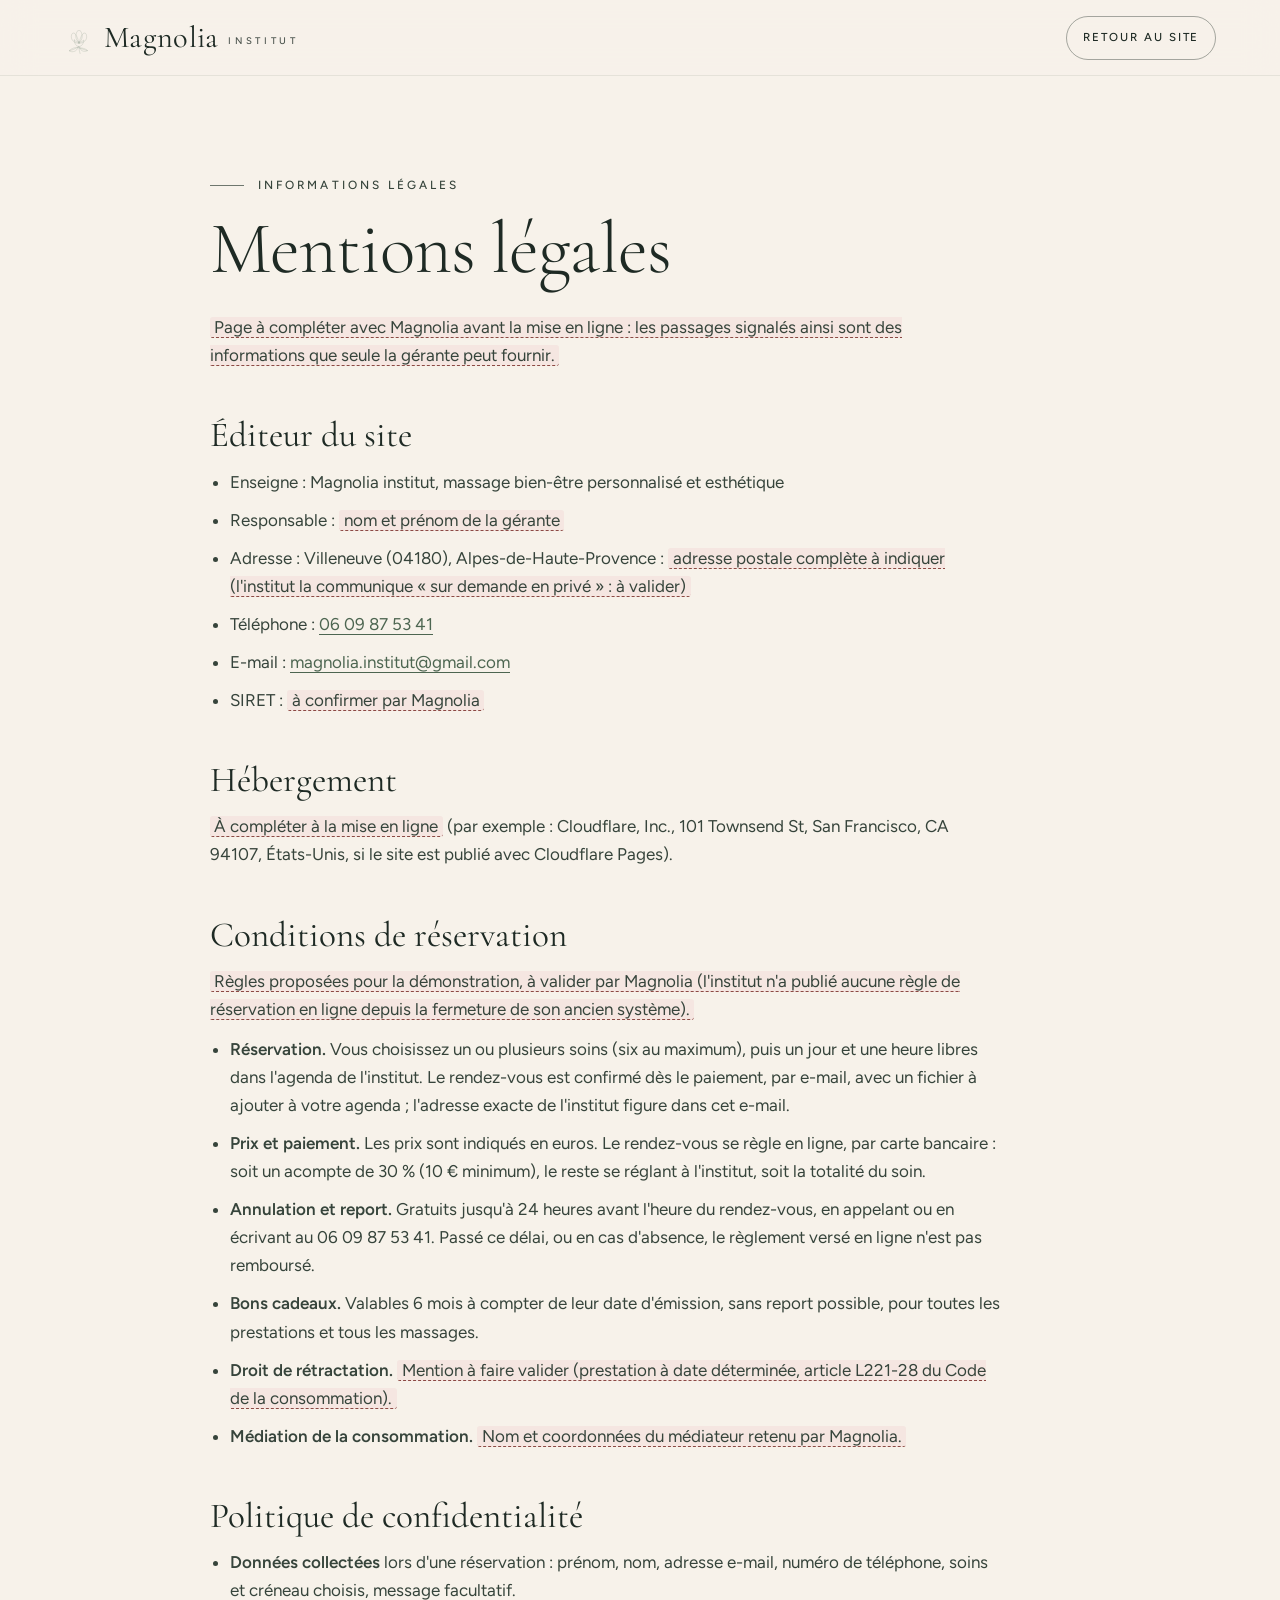
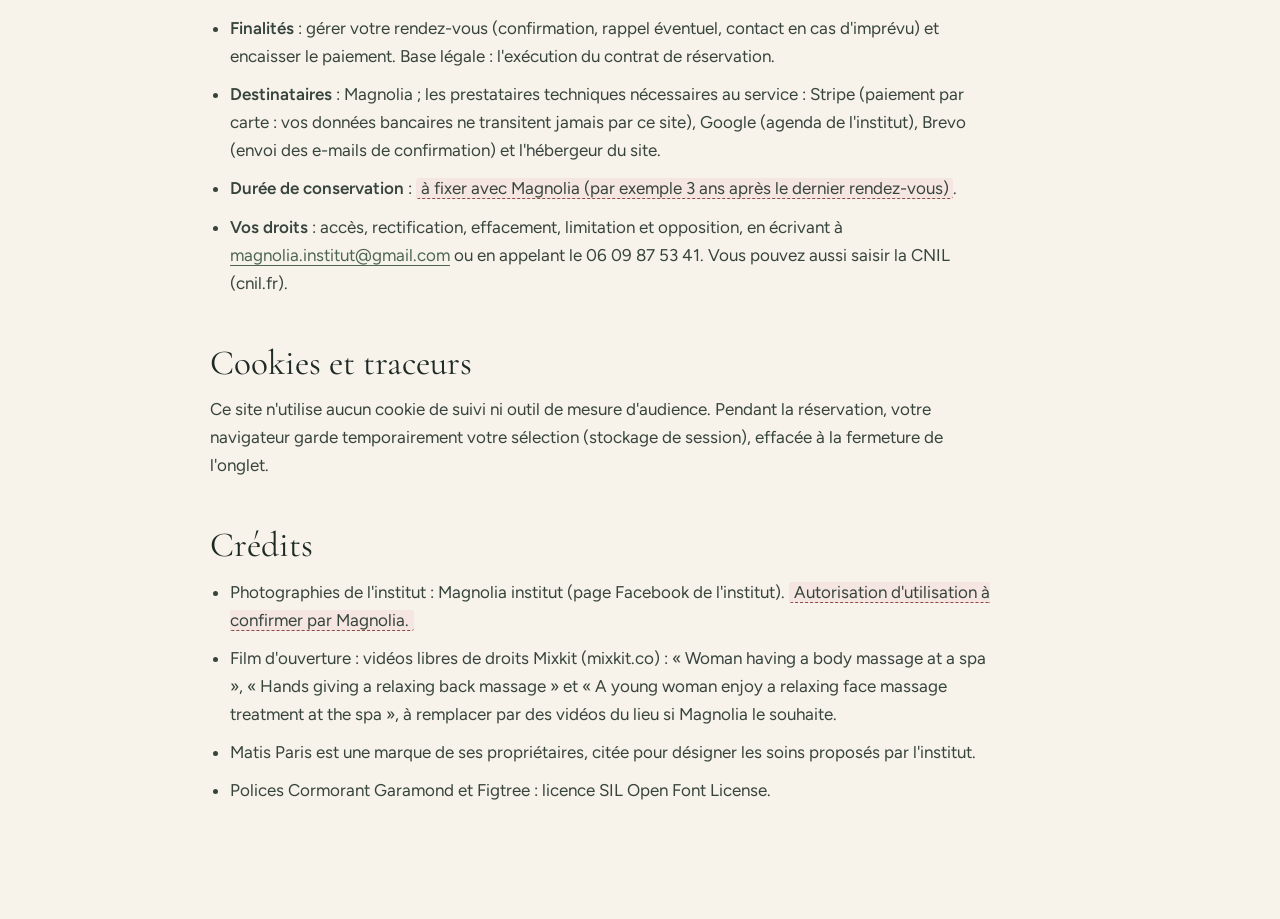
<file: mentions-legales.html>
<!doctype html>
<html lang="fr" class="no-js">
<head>
<meta charset="utf-8">
<meta name="viewport" content="width=device-width, initial-scale=1, viewport-fit=cover">
<title>Mentions légales · Magnolia institut</title>
<meta name="description" content="Mentions légales, conditions de réservation et politique de confidentialité de Magnolia institut.">
<meta name="robots" content="noindex, nofollow">
<meta name="theme-color" content="#f7f2ea">
<link rel="icon" href="assets/img/favicon.svg" type="image/svg+xml">
<link rel="preload" href="assets/fonts/cormorant-garamond-latin-300-normal.woff2" as="font" type="font/woff2" crossorigin>
<link rel="stylesheet" href="assets/css/style.css?v=1">
<link rel="stylesheet" href="assets/css/booking.css?v=1">
<script>document.documentElement.className = document.documentElement.className.replace('no-js', 'js');</script>
</head>
<body>
<svg width="0" height="0" style="position:absolute" aria-hidden="true" focusable="false">
  <symbol id="i-calendar" viewBox="0 0 24 24"><rect x="4" y="5.5" width="16" height="14.5" rx="2" fill="none" stroke="currentColor" stroke-width="1.5"/><path d="M4 10h16M8.5 3.5v4M15.5 3.5v4" fill="none" stroke="currentColor" stroke-width="1.5" stroke-linecap="round"/></symbol>
  <symbol id="i-pin" viewBox="0 0 24 24"><path d="M12 21s7-6.1 7-11.2A7 7 0 0 0 5 9.8C5 14.9 12 21 12 21z" fill="none" stroke="currentColor" stroke-width="1.5" stroke-linejoin="round"/><circle cx="12" cy="9.8" r="2.4" fill="none" stroke="currentColor" stroke-width="1.5"/></symbol>
  <symbol id="i-check" viewBox="0 0 24 24"><path d="M5 12.5l4.2 4.2L19 7" fill="none" stroke="currentColor" stroke-width="1.8" stroke-linecap="round" stroke-linejoin="round"/></symbol>
  <symbol id="magnolia" viewBox="0 0 320 340"><g fill="none" stroke="currentColor" stroke-width="1.6" stroke-linecap="round" stroke-linejoin="round"><path d="M160 214C124 206 116 140 140 100C148 86 172 86 180 100C204 140 196 206 160 214Z"/><path d="M156 226C104 226 70 186 80 140C86 112 110 112 122 130C144 160 154 196 156 226Z"/><path d="M164 226C216 226 250 186 240 140C234 112 210 112 198 130C176 160 166 196 164 226Z"/><path d="M110 192C112 238 136 260 160 260C184 260 208 238 210 192C192 210 176 216 160 216C144 216 128 210 110 192Z"/><path d="M152 268C120 268 80 282 54 306C90 328 136 316 152 268Z"/><path d="M152 268C118 286 86 298 60 306"/><path d="M168 276C196 274 232 284 252 304C220 322 180 312 168 276Z"/><path d="M168 276C198 290 226 298 248 304"/><path d="M160 260C160 290 164 314 172 336"/></g></symbol>
</svg>
<a class="skip-link" href="#contenu">Aller au contenu</a>
<header class="head is-solid">
  <div class="head__in">
    <a class="brand" href="index.html" aria-label="Magnolia institut, retour à l'accueil"><svg class="brand__flower" aria-hidden="true"><use href="#magnolia"/></svg><span class="brand__name">Magnolia</span><span class="brand__tag">institut</span></a>
    <a class="btn btn--line btn--sm" href="index.html" style="margin-left:auto"><span>Retour au site</span></a>
  </div>
</header>
<main id="contenu" class="page">
  <div class="wrap" style="max-width:860px">
    <p class="eyebrow">Informations légales</p>
    <h1>Mentions légales</h1>
    <p><span class="todo">Page à compléter avec Magnolia avant la mise en ligne : les passages signalés ainsi sont des informations que seule la gérante peut fournir.</span></p>

    <h2 id="editeur">Éditeur du site</h2>
    <ul>
      <li>Enseigne : Magnolia institut, massage bien-être personnalisé et esthétique</li>
      <li>Responsable : <span class="todo">nom et prénom de la gérante</span></li>
      <li>Adresse : Villeneuve (04180), Alpes-de-Haute-Provence : <span class="todo">adresse postale complète à indiquer (l'institut la communique « sur demande en privé » : à valider)</span></li>
      <li>Téléphone : <a href="tel:+33609875341">06 09 87 53 41</a></li>
      <li>E-mail : <a href="mailto:magnolia.institut@gmail.com">magnolia.institut@gmail.com</a></li>
      <li>SIRET : <span class="todo">à confirmer par Magnolia</span></li>
    </ul>

    <h2 id="hebergement">Hébergement</h2>
    <p><span class="todo">À compléter à la mise en ligne</span> (par exemple : Cloudflare, Inc., 101 Townsend St, San Francisco, CA 94107, États-Unis, si le site est publié avec Cloudflare Pages).</p>

    <h2 id="conditions">Conditions de réservation</h2>
    <p><span class="todo">Règles proposées pour la démonstration, à valider par Magnolia (l'institut n'a publié aucune règle de réservation en ligne depuis la fermeture de son ancien système).</span></p>
    <ul>
      <li><strong>Réservation.</strong> Vous choisissez un ou plusieurs soins (six au maximum), puis un jour et une heure libres dans l'agenda de l'institut. Le rendez-vous est confirmé dès le paiement, par e-mail, avec un fichier à ajouter à votre agenda ; l'adresse exacte de l'institut figure dans cet e-mail.</li>
      <li><strong>Prix et paiement.</strong> Les prix sont indiqués en euros. Le rendez-vous se règle en ligne, par carte bancaire : soit un acompte de 30&nbsp;% (10&nbsp;€ minimum), le reste se réglant à l'institut, soit la totalité du soin.</li>
      <li><strong>Annulation et report.</strong> Gratuits jusqu'à 24&nbsp;heures avant l'heure du rendez-vous, en appelant ou en écrivant au 06 09 87 53 41. Passé ce délai, ou en cas d'absence, le règlement versé en ligne n'est pas remboursé.</li>
      <li><strong>Bons cadeaux.</strong> Valables 6&nbsp;mois à compter de leur date d'émission, sans report possible, pour toutes les prestations et tous les massages.</li>
      <li><strong>Droit de rétractation.</strong> <span class="todo">Mention à faire valider (prestation à date déterminée, article L221-28 du Code de la consommation).</span></li>
      <li><strong>Médiation de la consommation.</strong> <span class="todo">Nom et coordonnées du médiateur retenu par Magnolia.</span></li>
    </ul>

    <h2 id="confidentialite">Politique de confidentialité</h2>
    <ul>
      <li><strong>Données collectées</strong> lors d'une réservation : prénom, nom, adresse e-mail, numéro de téléphone, soins et créneau choisis, message facultatif.</li>
      <li><strong>Finalités</strong> : gérer votre rendez-vous (confirmation, rappel éventuel, contact en cas d'imprévu) et encaisser le paiement. Base légale : l'exécution du contrat de réservation.</li>
      <li><strong>Destinataires</strong> : Magnolia ; les prestataires techniques nécessaires au service : Stripe (paiement par carte : vos données bancaires ne transitent jamais par ce site), Google (agenda de l'institut), Brevo (envoi des e-mails de confirmation) et l'hébergeur du site.</li>
      <li><strong>Durée de conservation</strong> : <span class="todo">à fixer avec Magnolia (par exemple 3 ans après le dernier rendez-vous)</span>.</li>
      <li><strong>Vos droits</strong> : accès, rectification, effacement, limitation et opposition, en écrivant à <a href="mailto:magnolia.institut@gmail.com">magnolia.institut@gmail.com</a> ou en appelant le 06 09 87 53 41. Vous pouvez aussi saisir la CNIL (cnil.fr).</li>
    </ul>

    <h2 id="cookies">Cookies et traceurs</h2>
    <p>Ce site n'utilise aucun cookie de suivi ni outil de mesure d'audience. Pendant la réservation, votre navigateur garde temporairement votre sélection (stockage de session), effacée à la fermeture de l'onglet.</p>

    <h2 id="credits">Crédits</h2>
    <ul>
      <li>Photographies de l'institut : Magnolia institut (page Facebook de l'institut). <span class="todo">Autorisation d'utilisation à confirmer par Magnolia.</span></li>
      <li>Film d'ouverture : vidéos libres de droits Mixkit (mixkit.co) : « Woman having a body massage at a spa », « Hands giving a relaxing back massage » et « A young woman enjoy a relaxing face massage treatment at the spa », à remplacer par des vidéos du lieu si Magnolia le souhaite.</li>
      <li>Matis Paris est une marque de ses propriétaires, citée pour désigner les soins proposés par l'institut.</li>
      <li>Polices Cormorant Garamond et Figtree : licence SIL Open Font License.</li>
    </ul>
  </div>
</main>

</body>
</html>
</file>
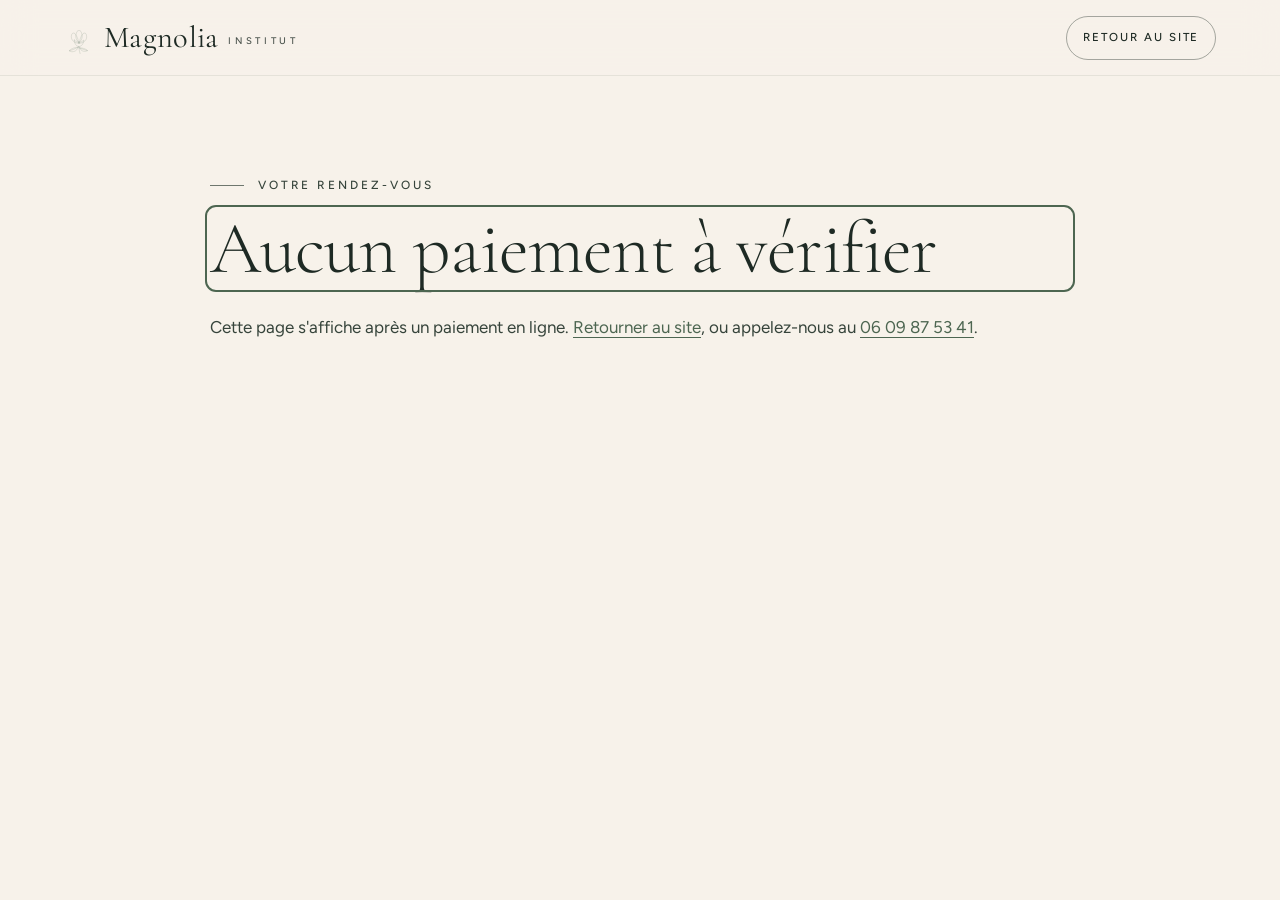
<file: merci.html>
<!doctype html>
<html lang="fr" class="no-js">
<head>
<meta charset="utf-8">
<meta name="viewport" content="width=device-width, initial-scale=1, viewport-fit=cover">
<title>Votre rendez-vous · Magnolia institut</title>
<meta name="description" content="Confirmation de votre rendez-vous chez Magnolia institut.">
<meta name="robots" content="noindex, nofollow">
<meta name="theme-color" content="#f7f2ea">
<link rel="icon" href="assets/img/favicon.svg" type="image/svg+xml">
<link rel="preload" href="assets/fonts/cormorant-garamond-latin-300-normal.woff2" as="font" type="font/woff2" crossorigin>
<link rel="stylesheet" href="assets/css/style.css?v=1">
<link rel="stylesheet" href="assets/css/booking.css?v=1">
<script>document.documentElement.className = document.documentElement.className.replace('no-js', 'js');</script>
</head>
<body>
<svg width="0" height="0" style="position:absolute" aria-hidden="true" focusable="false">
  <symbol id="i-calendar" viewBox="0 0 24 24"><rect x="4" y="5.5" width="16" height="14.5" rx="2" fill="none" stroke="currentColor" stroke-width="1.5"/><path d="M4 10h16M8.5 3.5v4M15.5 3.5v4" fill="none" stroke="currentColor" stroke-width="1.5" stroke-linecap="round"/></symbol>
  <symbol id="i-pin" viewBox="0 0 24 24"><path d="M12 21s7-6.1 7-11.2A7 7 0 0 0 5 9.8C5 14.9 12 21 12 21z" fill="none" stroke="currentColor" stroke-width="1.5" stroke-linejoin="round"/><circle cx="12" cy="9.8" r="2.4" fill="none" stroke="currentColor" stroke-width="1.5"/></symbol>
  <symbol id="i-check" viewBox="0 0 24 24"><path d="M5 12.5l4.2 4.2L19 7" fill="none" stroke="currentColor" stroke-width="1.8" stroke-linecap="round" stroke-linejoin="round"/></symbol>
  <symbol id="magnolia" viewBox="0 0 320 340"><g fill="none" stroke="currentColor" stroke-width="1.6" stroke-linecap="round" stroke-linejoin="round"><path d="M160 214C124 206 116 140 140 100C148 86 172 86 180 100C204 140 196 206 160 214Z"/><path d="M156 226C104 226 70 186 80 140C86 112 110 112 122 130C144 160 154 196 156 226Z"/><path d="M164 226C216 226 250 186 240 140C234 112 210 112 198 130C176 160 166 196 164 226Z"/><path d="M110 192C112 238 136 260 160 260C184 260 208 238 210 192C192 210 176 216 160 216C144 216 128 210 110 192Z"/><path d="M152 268C120 268 80 282 54 306C90 328 136 316 152 268Z"/><path d="M152 268C118 286 86 298 60 306"/><path d="M168 276C196 274 232 284 252 304C220 322 180 312 168 276Z"/><path d="M168 276C198 290 226 298 248 304"/><path d="M160 260C160 290 164 314 172 336"/></g></symbol>
</svg>
<a class="skip-link" href="#contenu">Aller au contenu</a>
<header class="head is-solid">
  <div class="head__in">
    <a class="brand" href="index.html" aria-label="Magnolia institut, retour à l'accueil"><svg class="brand__flower" aria-hidden="true"><use href="#magnolia"/></svg><span class="brand__name">Magnolia</span><span class="brand__tag">institut</span></a>
    <a class="btn btn--line btn--sm" href="index.html" style="margin-left:auto"><span>Retour au site</span></a>
  </div>
</header>
<main id="contenu" class="page">
  <div class="wrap" style="max-width:860px">
    <div id="etat" aria-live="polite">
      <p class="eyebrow">Votre rendez-vous</p>
      <h1>Vérification du paiement…</h1>
      <p>Merci de patienter quelques secondes, nous confirmons votre rendez-vous.</p>
    </div>
    <noscript><p>Pour vérifier votre rendez-vous, appelez le 06 09 87 53 41.</p></noscript>
  </div>
</main>
<script src="assets/js/config.js?v=1"></script>
<script src="assets/js/agenda.js?v=1"></script>
<script src="assets/js/merci.js?v=1"></script>
</body>
</html>
</file>
<file: assets/css/style.css>
/* Magnolia institut — feuille de style principale.
   Palette tirée du lieu (photos de l'institut) : vert sauge des meubles, blanc ivoire des murs, rose magnolia des fleurs, forêt profonde pour le contraste. */

@font-face { font-family: "Cormorant Garamond"; font-weight: 300; font-style: normal; font-display: swap; src: url("../fonts/cormorant-garamond-latin-300-normal.woff2") format("woff2"); }
@font-face { font-family: "Cormorant Garamond"; font-weight: 300; font-style: italic; font-display: swap; src: url("../fonts/cormorant-garamond-latin-300-italic.woff2") format("woff2"); }
@font-face { font-family: "Cormorant Garamond"; font-weight: 400; font-style: normal; font-display: swap; src: url("../fonts/cormorant-garamond-latin-400-normal.woff2") format("woff2"); }
@font-face { font-family: "Cormorant Garamond"; font-weight: 400; font-style: italic; font-display: swap; src: url("../fonts/cormorant-garamond-latin-400-italic.woff2") format("woff2"); }
@font-face { font-family: "Cormorant Garamond"; font-weight: 500; font-style: normal; font-display: swap; src: url("../fonts/cormorant-garamond-latin-500-normal.woff2") format("woff2"); }
@font-face { font-family: "Figtree"; font-weight: 400; font-style: normal; font-display: swap; src: url("../fonts/figtree-latin-400-normal.woff2") format("woff2"); }
@font-face { font-family: "Figtree"; font-weight: 500; font-style: normal; font-display: swap; src: url("../fonts/figtree-latin-500-normal.woff2") format("woff2"); }
@font-face { font-family: "Figtree"; font-weight: 600; font-style: normal; font-display: swap; src: url("../fonts/figtree-latin-600-normal.woff2") format("woff2"); }

:root {
  /* marque */
  --forest: #1e2a24;
  --forest-2: #27372e;
  --forest-3: #35483c;
  --sage: #a9b8a5;
  --sage-light: #dde5d8;
  --sage-deep: #4d6651;
  --blush: #ecd3cc;
  --blush-light: #f5e6e1;
  --blush-deep: #b9847a;
  --rose-ink: #8c4a44;
  --brass: #b08d57;
  --ivory: #f7f2ea;
  --linen: #eee6d9;
  --paper: #fbf8f3;
  --ink: #1e2a24;
  --muted: #4f5b53;
  /* alias utilisés par booking.css */
  --cocoa: var(--forest);
  --espresso: #121a16;
  --taupe: var(--muted);
  --gold: #e9cbc2;
  --gold-deep: var(--sage-deep);
  --champagne: #f3e4dd;
  --rose-deep: var(--rose-ink);
  --cream: var(--ivory);
  /* typographie */
  --ff-display: "Cormorant Garamond", "Iowan Old Style", Georgia, serif;
  --ff-ui: "Figtree", system-ui, -apple-system, "Segoe UI", Roboto, sans-serif;
  --ease: cubic-bezier(.2, .75, .15, 1);
  --ease-io: cubic-bezier(.65, 0, .25, 1);
  /* mise en page */
  --gutter: clamp(20px, 5vw, 72px);
  --wrap: 1320px;
  --head-h: 76px;
  --radius: 28px;
  color-scheme: light;
}

*, *::before, *::after { box-sizing: border-box; }
html { -webkit-text-size-adjust: 100%; text-size-adjust: 100%; scroll-behavior: auto; background: var(--ivory); }
body { margin: 0; font: 400 1.0625rem/1.65 var(--ff-ui); color: var(--ink); background: var(--ivory); overflow-x: clip; -webkit-font-smoothing: antialiased; text-rendering: optimizeLegibility; }
img, svg, canvas, video { display: block; max-width: 100%; }
img { height: auto; }
h1, h2, h3, h4, p, ul, ol, dl, dd, figure, blockquote { margin: 0; }
ul, ol { padding: 0; list-style: none; }
a { color: inherit; text-decoration: none; }
button { font: inherit; color: inherit; background: none; border: 0; padding: 0; cursor: pointer; }
:focus-visible { outline: 2px solid var(--sage-deep); outline-offset: 3px; border-radius: 6px; }
.film :focus-visible, .institut :focus-visible, .infos :focus-visible, .foot :focus-visible, .stats :focus-visible, .head :focus-visible, .drawer :focus-visible { outline-color: var(--blush); }
[hidden] { display: none !important; }
::selection { background: var(--blush); color: var(--forest); }
.sr-only { position: absolute; width: 1px; height: 1px; margin: -1px; padding: 0; overflow: hidden; clip: rect(0 0 0 0); white-space: nowrap; border: 0; }
.skip-link { position: fixed; left: 12px; top: -80px; z-index: 1000; padding: 12px 18px; border-radius: 999px; background: var(--forest); color: var(--ivory); transition: top .3s; }
.skip-link:focus { top: 12px; }
.wrap { width: min(var(--wrap), 100% - 2 * var(--gutter)); margin-inline: auto; }
.is-locked body { overflow: hidden; }

/* ---------- typographie ---------- */
.eyebrow { font: 500 .74rem/1.2 var(--ff-ui); letter-spacing: .26em; text-transform: uppercase; color: var(--sage-deep); }
.eyebrow::before { content: ""; display: inline-block; width: 34px; height: 1px; margin-right: 14px; vertical-align: middle; background: currentColor; opacity: .7; }
.eyebrow--light { color: var(--blush); }
.h2 { font: 300 clamp(2.4rem, 5.4vw, 4.8rem)/1.02 var(--ff-display); letter-spacing: -.012em; text-wrap: balance; margin-top: 18px; }
.h2 em, .h1 em { font-style: italic; font-weight: 300; color: var(--sage-deep); padding-right: .06em; }
.h2--light { color: var(--ivory); }
.h2--light em { color: var(--blush); }
.lead { font: 400 clamp(1.2rem, 1.7vw, 1.5rem)/1.55 var(--ff-display); color: var(--muted); text-wrap: pretty; margin-top: 22px; max-width: 56ch; }
.lead--light { color: rgba(247, 242, 234, .78); }
.link-arrow { display: inline-flex; align-items: center; gap: .7em; font: 500 .78rem/1 var(--ff-ui); letter-spacing: .18em; text-transform: uppercase; padding: 8px 0; border-bottom: 1px solid currentColor; transition: gap .5s var(--ease), color .3s; }
.link-arrow svg { width: 18px; height: 18px; transition: transform .5s var(--ease); }
.link-arrow:hover svg { transform: translateX(5px); }

/* ---------- boutons ---------- */
.btn { position: relative; display: inline-flex; align-items: center; justify-content: center; gap: .7em; min-height: 52px; padding: 0 1.9em; border-radius: 999px; font: 500 .8rem/1 var(--ff-ui); letter-spacing: .17em; text-transform: uppercase; white-space: nowrap; overflow: hidden; isolation: isolate; transition: color .45s var(--ease), background-color .45s var(--ease), border-color .45s var(--ease), transform .6s var(--ease), box-shadow .5s var(--ease); }
.btn svg { width: 18px; height: 18px; flex: none; transition: transform .5s var(--ease); }
.btn::after { content: ""; position: absolute; inset: 0; z-index: -1; background: var(--forest); transform: translateY(101%); border-radius: inherit; transition: transform .6s var(--ease); }
.btn:hover::after { transform: none; }
.btn:hover svg { transform: translateX(4px); }
.btn--gold { color: var(--forest); background: linear-gradient(120deg, #f5e3dc, var(--blush) 45%, #e3bdb3); box-shadow: 0 12px 30px -14px rgba(140, 74, 68, .65), inset 0 1px 0 rgba(255, 255, 255, .55); }
.btn--gold:hover { color: var(--ivory); }
.btn--dark { color: var(--ivory); background: var(--forest); }
.btn--dark::after { background: var(--sage-deep); }
.btn--line { color: var(--forest); border: 1px solid rgba(30, 42, 36, .38); }
.btn--line:hover { color: var(--ivory); border-color: var(--forest); }
.btn--light { color: var(--ivory); border: 1px solid rgba(247, 242, 234, .55); }
.btn--light::after { background: var(--ivory); }
.btn--light:hover { color: var(--forest); }
.btn--sm { min-height: 44px; padding: 0 1.35em; font-size: .72rem; }
.btn--lg { min-height: 60px; padding: 0 2.3em; font-size: .86rem; }
.btn[aria-disabled="true"] { opacity: .5; }

/* ---------- préchargeur ---------- */
.boot { position: fixed; inset: 0; z-index: 500; display: grid; place-items: center; background: var(--forest); color: var(--blush); transition: opacity .9s var(--ease) .1s, visibility 0s 1s; }
.boot.is-off { opacity: 0; visibility: hidden; }
.boot__in { display: grid; justify-items: center; gap: 22px; }
.boot__flower { width: clamp(120px, 18vw, 190px); height: auto; overflow: visible; }
.boot__flower path { stroke-dasharray: 1; stroke-dashoffset: 1; animation: draw 2.4s var(--ease-io) forwards; }
.boot__flower path:nth-child(2) { animation-delay: .15s; } .boot__flower path:nth-child(3) { animation-delay: .3s; } .boot__flower path:nth-child(4) { animation-delay: .45s; }
.boot__flower path:nth-child(5) { animation-delay: .65s; } .boot__flower path:nth-child(6) { animation-delay: .85s; } .boot__flower path:nth-child(7) { animation-delay: 1s; } .boot__flower path:nth-child(8) { animation-delay: 1.15s; } .boot__flower path:nth-child(9) { animation-delay: 1.3s; }
@keyframes draw { to { stroke-dashoffset: 0; } }
.boot__name { font: 300 clamp(2rem, 4vw, 2.8rem)/1 var(--ff-display); color: var(--ivory); letter-spacing: .04em; opacity: 0; animation: fadeUp 1.2s var(--ease) .7s forwards; }
.boot__name i { display: block; margin-top: 8px; font: 500 .68rem/1 var(--ff-ui); font-style: normal; letter-spacing: .5em; text-transform: uppercase; text-align: center; color: var(--sage); }
.boot__bar { width: min(220px, 50vw); height: 1px; background: rgba(247, 242, 234, .18); overflow: hidden; }
.boot__bar i { display: block; height: 100%; background: var(--blush); transform: scaleX(.05); transform-origin: left; transition: transform .4s var(--ease); }
@keyframes fadeUp { from { opacity: 0; transform: translateY(14px); } to { opacity: 1; transform: none; } }
.reduce .boot { display: none; }
.is-loading body { overflow: hidden; }

/* ---------- en-tête ---------- */
.head { position: fixed; inset: 0 0 auto 0; z-index: 90; height: var(--head-h); color: var(--ivory); transition: transform .7s var(--ease), background-color .5s, color .5s, box-shadow .5s; }
.head::before { content: ""; position: absolute; inset: 0; z-index: -1; background: rgba(247, 242, 234, .86); backdrop-filter: blur(16px) saturate(1.2); -webkit-backdrop-filter: blur(16px) saturate(1.2); opacity: 0; transition: opacity .5s; border-bottom: 1px solid rgba(30, 42, 36, .08); }
.head.is-solid { color: var(--forest); }
.head.is-solid::before { opacity: 1; }
.head.is-hidden { transform: translateY(-101%); }
.head__in { height: 100%; display: flex; align-items: center; gap: clamp(16px, 3vw, 44px); width: min(1560px, 100% - 2 * var(--gutter)); margin-inline: auto; }
.brand { display: inline-flex; align-items: center; gap: 10px; white-space: nowrap; margin-right: auto; }
.brand__flower { width: 30px; height: 32px; color: var(--blush); transition: color .5s; }
.is-solid .brand__flower { color: var(--sage-deep); }
.brand__name { font: 400 1.9rem/1 var(--ff-display); letter-spacing: .01em; }
.brand__tag { font: 500 .6rem/1 var(--ff-ui); letter-spacing: .38em; text-transform: uppercase; opacity: .8; padding-top: .55em; }
.nav { display: flex; gap: clamp(16px, 2.4vw, 36px); }
.nav a { position: relative; font: 500 .72rem/1 var(--ff-ui); letter-spacing: .18em; text-transform: uppercase; padding: 10px 0; }
.nav a::after { content: ""; position: absolute; left: 0; right: 0; bottom: 2px; height: 1px; background: currentColor; transform: scaleX(0); transform-origin: right; transition: transform .5s var(--ease); }
.nav a:hover::after, .nav a[aria-current="true"]::after { transform: scaleX(1); transform-origin: left; }
.head__cta { flex: none; }
.burger { display: none; position: relative; width: 48px; height: 48px; border-radius: 50%; border: 1px solid currentColor; }
.burger span, .burger::before, .burger::after { content: ""; position: absolute; left: 14px; right: 14px; height: 1.5px; background: currentColor; transition: transform .5s var(--ease), opacity .3s; }
.burger::before { top: 18px; } .burger span { top: 23px; } .burger::after { top: 28px; }
.burger[aria-expanded="true"]::before { transform: translateY(5px) rotate(45deg); }
.burger[aria-expanded="true"]::after { transform: translateY(-5px) rotate(-45deg); }
.burger[aria-expanded="true"] span { opacity: 0; }
.drawer { position: fixed; inset: 0; z-index: 85; display: grid; align-content: center; justify-items: start; gap: 6px; padding: 96px var(--gutter) 40px; background: var(--forest); color: var(--ivory); clip-path: circle(0 at calc(100% - 44px) 38px); transition: clip-path .9s var(--ease-io); visibility: hidden; }
.drawer.is-open { clip-path: circle(150% at calc(100% - 44px) 38px); visibility: visible; }
.drawer a { font: 300 clamp(2.4rem, 10vw, 3.6rem)/1.15 var(--ff-display); }
.drawer .btn { margin-top: 26px; }

/* ---------- film d'ouverture ---------- */
.film { position: relative; height: 520vh; background: var(--forest); color: var(--ivory); }
.film__pin { position: sticky; top: 0; height: 100vh; height: 100svh; overflow: hidden; }
.film__stage { position: absolute; inset: 0; transform-origin: 56% 50%; will-change: transform; }
.film__poster, .film__canvas { position: absolute; inset: 0; width: 100%; height: 100%; object-fit: cover; }
.film__canvas { opacity: 0; transition: opacity .8s; }
.film.is-ready .film__canvas { opacity: 1; }
.film__veil { position: absolute; inset: 0; background: linear-gradient(90deg, rgba(14, 22, 18, .82) 0%, rgba(14, 22, 18, .5) 36%, rgba(14, 22, 18, .08) 68%), linear-gradient(0deg, rgba(14, 22, 18, .62) 0%, rgba(14, 22, 18, 0) 42%), linear-gradient(180deg, rgba(14, 22, 18, .5) 0%, rgba(14, 22, 18, 0) 22%); pointer-events: none; }
.film__grain { position: absolute; inset: 0; pointer-events: none; opacity: .09; mix-blend-mode: overlay; background-image: url("data:image/svg+xml,%3Csvg xmlns='http://www.w3.org/2000/svg' width='180' height='180'%3E%3Cfilter id='n'%3E%3CfeTurbulence type='fractalNoise' baseFrequency='.85' numOctaves='2' stitchTiles='stitch'/%3E%3C/filter%3E%3Crect width='100%25' height='100%25' filter='url(%23n)'/%3E%3C/svg%3E"); }
.film__where { position: absolute; left: var(--gutter); top: calc(var(--head-h) + 18px); display: flex; align-items: center; gap: 14px; font: 500 .68rem/1 var(--ff-ui); letter-spacing: .3em; text-transform: uppercase; color: rgba(247, 242, 234, .78); }
.film__where i { width: 36px; height: 1px; background: currentColor; opacity: .6; }
.film__caps { position: absolute; inset: 0; }
.cap { position: absolute; left: var(--gutter); bottom: clamp(70px, 13vh, 150px); width: min(780px, 100% - 2 * var(--gutter)); opacity: 0; visibility: hidden; transition: opacity .7s var(--ease), visibility 0s .7s; }
.cap.is-on { opacity: 1; visibility: visible; transition: opacity .8s var(--ease) .15s, visibility 0s; }
.cap__n { display: block; font: 500 .74rem/1.3 var(--ff-ui); letter-spacing: .28em; text-transform: uppercase; color: var(--blush); margin-bottom: 22px; }
.cap__t { font: 400 clamp(2.9rem, min(7.6vw, 13vh), 7.6rem)/.96 var(--ff-display); letter-spacing: -.018em; text-wrap: balance; }
.cap__t em { font-style: italic; font-weight: 400; color: var(--blush); padding-right: .05em; }
.cap .line { display: block; overflow: hidden; padding: .06em 0 .1em; margin: -.06em 0 -.1em; }
.cap .line > span { display: block; transform: translateY(108%); transition: transform 1.2s var(--ease); }
.cap .line:nth-child(2) > span { transition-delay: .09s; }
.cap.is-on .line > span { transform: none; transition-delay: .2s; }
.cap.is-on .line:nth-child(2) > span { transition-delay: .3s; }
.cap__fade { opacity: 0; transform: translateY(18px); transition: opacity .9s var(--ease), transform .9s var(--ease); }
.cap.is-on .cap__fade { opacity: 1; transform: none; transition-delay: .5s; }
.cap__p { max-width: 52ch; margin-top: 26px; font: 400 clamp(1.05rem, 1.35vw, 1.25rem)/1.6 var(--ff-ui); color: rgba(247, 242, 234, .88); }
.cap__row { display: flex; flex-wrap: wrap; align-items: center; gap: 18px 34px; margin-top: 34px; }
.cap .link-arrow { color: var(--ivory); }
.film__rail { position: absolute; right: var(--gutter); top: 50%; transform: translateY(-50%); display: grid; gap: 22px; text-align: right; font: 500 .68rem/1 var(--ff-ui); letter-spacing: .24em; text-transform: uppercase; color: rgba(247, 242, 234, .45); }
.film__rail li { transition: color .5s, transform .6s var(--ease); }
.film__rail li span { margin-right: .8em; font-feature-settings: "tnum"; }
.film__rail li.is-on { color: var(--ivory); transform: translateX(-8px); }
.film__line { position: absolute; right: calc(var(--gutter) - 14px); top: 50%; width: 1px; height: 190px; margin-top: -95px; background: rgba(247, 242, 234, .2); }
.film__line i { display: block; height: 100%; background: var(--blush); transform: scaleY(0); transform-origin: top; }
.film__hint { position: absolute; left: 50%; bottom: 26px; transform: translateX(-50%); display: grid; justify-items: center; gap: 12px; font: 500 .62rem/1 var(--ff-ui); letter-spacing: .34em; text-transform: uppercase; color: rgba(247, 242, 234, .7); transition: opacity .6s; }
.film__hint i { width: 1px; height: 46px; background: linear-gradient(var(--blush), transparent); animation: hint 2.2s var(--ease-io) infinite; transform-origin: top; }
@keyframes hint { 0% { transform: scaleY(0); } 50% { transform: scaleY(1); } 100% { transform: scaleY(1); opacity: 0; } }
.film.is-past-intro .film__hint { opacity: 0; }
/* sans film : image fixe, un seul écran */
.film.is-static { height: auto; }
.film.is-static .film__pin { position: relative; }
.film.is-static .film__rail, .film.is-static .film__line, .film.is-static .film__hint { display: none; }
.film.is-static .film__canvas { display: none; }

/* ---------- manifeste ---------- */
.manif { position: relative; z-index: 2; margin-top: calc(-1 * clamp(28px, 4vw, 56px)); border-radius: clamp(28px, 4vw, 56px) clamp(28px, 4vw, 56px) 0 0; padding: clamp(100px, 15vw, 220px) 0; background: var(--ivory); overflow: hidden; }
.manif__flower { position: absolute; left: -5vw; bottom: -4vw; width: min(52vw, 700px); height: auto; color: var(--sage); opacity: .32; pointer-events: none; }
.manif__flower path { stroke-dasharray: 1; stroke-dashoffset: var(--dash, 0); }
.manif__grid { position: relative; display: grid; grid-template-columns: minmax(0, 1.25fr) minmax(0, .8fr); gap: clamp(40px, 7vw, 120px); align-items: center; }
.manif__quote { font: 300 clamp(2rem, 4.3vw, 4.1rem)/1.14 var(--ff-display); letter-spacing: -.012em; margin: 26px 0 34px; text-wrap: pretty; }
.manif .wd { color: #7d887f; transition: color .5s var(--ease); }
.manif .wd.on { color: var(--forest); }
.manif .link-arrow { color: var(--sage-deep); margin-top: 8px; }
.arch { border-radius: 999px 999px 26px 26px; overflow: hidden; background: var(--linen); }
.manif__photo { aspect-ratio: 3 / 4; width: 100%; max-width: 460px; justify-self: end; }
.arch__in { height: 118%; margin-top: -9%; will-change: transform; }
.arch__in img, .arch > img { width: 100%; height: 100%; object-fit: cover; }

/* ---------- chiffres ---------- */
.stats { background: var(--forest); color: var(--ivory); padding: clamp(60px, 8vw, 110px) 0; position: relative; overflow: hidden; }
.stats::before { content: ""; position: absolute; inset: 0; background: radial-gradient(60% 120% at 80% 0%, rgba(169, 184, 165, .14), transparent 60%); pointer-events: none; }
.stats__grid { position: relative; display: grid; grid-template-columns: repeat(4, 1fr); gap: clamp(20px, 3vw, 48px); }
.stat { padding-left: clamp(16px, 2.2vw, 30px); border-left: 1px solid rgba(247, 242, 234, .18); }
.stat__n { font: 300 clamp(3.2rem, 6.6vw, 6.4rem)/1 var(--ff-display); letter-spacing: -.02em; color: var(--ivory); font-feature-settings: "lnum"; }
.stat__n small { font: 300 .42em/1 var(--ff-display); color: var(--blush); margin-left: .12em; letter-spacing: 0; }
.stat__l { margin-top: 12px; font-size: .95rem; line-height: 1.5; color: rgba(247, 242, 234, .74); max-width: 22ch; }

/* ---------- trois univers (cartes empilées) ---------- */
.univers { background: var(--paper); padding: clamp(90px, 12vw, 180px) 0 clamp(70px, 9vw, 130px); }
.univers__head { margin-bottom: clamp(40px, 6vw, 80px); max-width: 900px; }
.stack { position: relative; }
.card { position: sticky; top: calc(var(--head-h) + 20px + var(--i) * 22px); margin-bottom: clamp(28px, 8vh, 90px); transform-origin: 50% 0; will-change: transform; }
.card__in { display: grid; grid-template-columns: minmax(0, 1.05fr) minmax(0, .95fr); min-height: min(580px, 74vh); border-radius: 34px; overflow: hidden; box-shadow: 0 40px 90px -50px rgba(30, 42, 36, .55), 0 2px 0 rgba(255, 255, 255, .4) inset; }
.card:nth-child(1) .card__in { background: var(--linen); }
.card:nth-child(2) .card__in { background: var(--sage-light); }
.card:nth-child(3) .card__in { background: var(--blush-light); }
.card__media { position: relative; overflow: hidden; }
.card__media img { position: absolute; inset: 0; width: 100%; height: 100%; object-fit: cover; transition: transform 1.6s var(--ease); }
.card:hover .card__media img { transform: scale(1.04); }
.card__txt { display: flex; flex-direction: column; justify-content: center; gap: 18px; padding: clamp(28px, 4.4vw, 70px); }
.card__n { font: 300 clamp(4rem, 8vw, 7rem)/.9 var(--ff-display); color: transparent; -webkit-text-stroke: 1px rgba(30, 42, 36, .35); }
.card__t { font: 300 clamp(2.2rem, 3.6vw, 3.4rem)/1.05 var(--ff-display); letter-spacing: -.01em; }
.card__p { color: var(--muted); max-width: 40ch; }
.card__meta { font: 500 .74rem/1.4 var(--ff-ui); letter-spacing: .2em; text-transform: uppercase; color: var(--sage-deep); }
.card .link-arrow { align-self: flex-start; color: var(--forest); margin-top: 6px; }

/* ---------- carte des soins ---------- */
.tarifs { background: var(--linen); padding: clamp(90px, 11vw, 170px) 0; }
.tarifs__grid { display: grid; grid-template-columns: minmax(0, .62fr) minmax(0, 1.38fr); gap: clamp(36px, 6vw, 100px); align-items: start; }
.tarifs__side { position: sticky; top: calc(var(--head-h) + 28px); }
.tarifs__photo { position: relative; aspect-ratio: 3 / 4.15; }
.tarifs__photo img { position: absolute; inset: 0; width: 100%; height: 100%; object-fit: cover; opacity: 0; transform: scale(1.06); transition: opacity 1s var(--ease), transform 1.6s var(--ease); }
.tarifs__photo img.is-on { opacity: 1; transform: none; }
.tabs { display: flex; gap: 8px; margin: 38px 0 6px; overflow-x: auto; scrollbar-width: none; padding: 2px; }
.tabs::-webkit-scrollbar { display: none; }
.tab { flex: none; min-height: 48px; padding: 0 1.5em; border-radius: 999px; border: 1px solid rgba(30, 42, 36, .3); font: 500 .74rem/1 var(--ff-ui); letter-spacing: .16em; text-transform: uppercase; transition: background-color .4s var(--ease), color .4s, border-color .4s; }
.tab:hover { border-color: var(--forest); }
.tab[aria-selected="true"] { background: var(--forest); color: var(--ivory); border-color: var(--forest); }
.panel { animation: panelIn .8s var(--ease); }
@keyframes panelIn { from { opacity: 0; transform: translateY(14px); } }
.panel__intro { margin: 26px 0 8px; font: italic 400 clamp(1.25rem, 1.8vw, 1.55rem)/1.45 var(--ff-display); color: var(--muted); }
.cat { margin-top: clamp(30px, 4vw, 48px); }
.cat__title { font: 400 clamp(1.7rem, 2.6vw, 2.3rem)/1.1 var(--ff-display); }
.cat__intro { margin-top: 6px; color: var(--muted); font-size: .96rem; }
.rows { margin-top: 12px; border-top: 1px solid rgba(30, 42, 36, .18); }
.row { position: relative; display: grid; grid-template-columns: minmax(0, 1fr) auto 48px; align-items: center; gap: 8px clamp(14px, 3vw, 36px); padding: 22px 6px; border-bottom: 1px solid rgba(30, 42, 36, .14); transition: background-color .45s var(--ease), padding .45s var(--ease); }
.row::before { content: ""; position: absolute; inset: 0 -14px; z-index: -1; border-radius: 16px; background: var(--paper); opacity: 0; transition: opacity .4s; }
.row:hover::before, .row.is-on::before { opacity: 1; }
.row.is-on::before { background: var(--blush-light); }
.row__name { font: 400 clamp(1.4rem, 2vw, 1.75rem)/1.2 var(--ff-display); }
.row__detail { font: italic 400 1em/1 var(--ff-display); color: var(--sage-deep); margin-left: .3em; }
.row__desc { margin-top: 6px; color: var(--muted); font-size: .94rem; line-height: 1.55; max-width: 62ch; }
.row__meta { display: grid; justify-items: end; gap: 3px; text-align: right; white-space: nowrap; }
.row__dur { font: 500 .74rem/1 var(--ff-ui); letter-spacing: .12em; text-transform: uppercase; color: var(--muted); }
.row__price { font: 400 1.7rem/1 var(--ff-display); font-feature-settings: "lnum"; }
.row__add { display: grid; place-items: center; width: 46px; height: 46px; border-radius: 50%; border: 1px solid rgba(30, 42, 36, .35); transition: background-color .4s var(--ease), color .4s, border-color .4s, transform .5s var(--ease); }
.row__add svg { width: 20px; height: 20px; }
.row__add:hover { background: var(--forest); color: var(--ivory); border-color: var(--forest); transform: rotate(90deg); }
.row__add[aria-pressed="true"] { background: var(--sage-deep); color: #fff; border-color: var(--sage-deep); }
.tarifs__note { margin-top: 28px; font-size: .88rem; color: var(--muted); }

/* ---------- l'institut ---------- */
.institut { background: var(--forest); color: var(--ivory); padding: clamp(90px, 11vw, 160px) 0 clamp(60px, 8vw, 110px); overflow: hidden; position: relative; }
.institut__head { margin-bottom: clamp(36px, 5vw, 70px); }
.institut__head .lead { max-width: 60ch; }
.gal { position: relative; }
.gal__track { display: flex; align-items: flex-start; gap: clamp(22px, 3.4vw, 54px); width: max-content; padding: 0 var(--gutter) 10px; will-change: transform; }
.gal__item { flex: none; height: min(62vh, 600px); display: grid; grid-template-rows: minmax(0, 1fr) auto; gap: 14px; }
.gal__item img { height: 100%; width: auto; border-radius: 26px; object-fit: cover; }
.gal__item--p img { aspect-ratio: 3 / 4; }
.gal__item--l img { aspect-ratio: 1 / 1; }
.gal__item--w img { aspect-ratio: 3 / 2; }
.gal__item figcaption { font: 500 .72rem/1.3 var(--ff-ui); letter-spacing: .2em; text-transform: uppercase; color: rgba(247, 242, 234, .74); }
.gal__item figcaption span { color: var(--blush); margin-right: 1em; }
.gal__end { flex: none; align-self: center; display: grid; justify-items: start; gap: 22px; width: min(420px, 80vw); padding: 0 40px 0 20px; color: var(--ivory); }
.gal__end svg { width: 86px; height: 92px; color: var(--blush); }
.gal__end p { font: 300 clamp(2rem, 3.2vw, 3rem)/1.05 var(--ff-display); }
.gal__bar { height: 2px; margin: clamp(26px, 4vw, 44px) var(--gutter) 0; background: rgba(247, 242, 234, .16); overflow: hidden; }
.gal__bar i { display: block; height: 100%; background: var(--blush); transform: scaleX(0); transform-origin: left; }

/* ---------- c'est pour vous si ---------- */
.pour { position: relative; background: var(--paper); padding: clamp(90px, 12vw, 180px) 0; overflow: hidden; }
.pour__grid { display: grid; grid-template-columns: minmax(0, .8fr) minmax(0, 1.2fr); gap: clamp(40px, 7vw, 120px); align-items: start; }
.pour__head { position: sticky; top: calc(var(--head-h) + 30px); }
.pour__flower { width: min(280px, 60%); height: auto; margin-top: clamp(30px, 5vw, 60px); color: var(--sage); opacity: .8; aspect-ratio: 320 / 340; }
.pour__list li { display: grid; grid-template-columns: 60px minmax(0, 1fr); gap: 10px 20px; padding: clamp(24px, 3.4vw, 42px) 0; border-top: 1px solid rgba(30, 42, 36, .16); }
.pour__list li:last-child { border-bottom: 1px solid rgba(30, 42, 36, .16); }
.pour__list span { font: 400 .76rem/1 var(--ff-ui); letter-spacing: .2em; color: var(--sage-deep); padding-top: .9em; }
.pour__list p { font: 300 clamp(1.6rem, 2.7vw, 2.5rem)/1.2 var(--ff-display); letter-spacing: -.008em; text-wrap: pretty; }

/* ---------- avis ---------- */
.avis { background: var(--linen); padding: clamp(90px, 11vw, 160px) 0 clamp(70px, 9vw, 130px); overflow: hidden; }
.avis__head { display: flex; flex-wrap: wrap; justify-content: space-between; align-items: flex-end; gap: 36px 60px; margin-bottom: clamp(34px, 5vw, 64px); }
.score { display: grid; gap: 8px; justify-items: start; }
.score__big { display: flex; align-items: center; gap: 12px; font: 300 clamp(4rem, 8vw, 6.6rem)/1 var(--ff-display); }
.score__big svg { width: .5em; height: .5em; color: var(--brass); }
.score__l { font-size: .95rem; color: var(--muted); line-height: 1.6; }
.score .link-arrow { margin-top: 8px; color: var(--sage-deep); }
.marquee { display: grid; gap: 22px; -webkit-mask-image: linear-gradient(90deg, transparent, #000 7%, #000 93%, transparent); mask-image: linear-gradient(90deg, transparent, #000 7%, #000 93%, transparent); }
.marquee__row { display: flex; gap: 22px; width: max-content; animation: slide 90s linear infinite; }
.marquee__row--b { animation-direction: reverse; animation-duration: 110s; }
.marquee:hover .marquee__row { animation-play-state: paused; }
@keyframes slide { to { transform: translateX(-50%); } }
.quote { flex: none; display: grid; align-content: space-between; gap: 22px; width: clamp(300px, 29vw, 440px); padding: clamp(24px, 2.4vw, 34px); border-radius: 26px; background: var(--paper); box-shadow: 0 24px 50px -38px rgba(30, 42, 36, .5); }
.quote blockquote p { font: italic 400 clamp(1.2rem, 1.5vw, 1.4rem)/1.42 var(--ff-display); text-wrap: pretty; }
.quote figcaption { display: flex; justify-content: space-between; gap: 14px; font: 500 .7rem/1.2 var(--ff-ui); letter-spacing: .16em; text-transform: uppercase; color: var(--muted); }
.quote figcaption span:first-child { color: var(--forest); }

/* ---------- bon cadeau ---------- */
.cadeau { background: var(--blush); padding: clamp(80px, 10vw, 150px) 0; overflow: hidden; }
.cadeau .eyebrow { color: var(--rose-ink); }
.cadeau .h2 em { color: var(--rose-ink); }
.cadeau .lead { color: #4a3b38; }
.cadeau__grid { display: grid; grid-template-columns: minmax(0, 1.1fr) minmax(0, .9fr); gap: clamp(40px, 7vw, 110px); align-items: center; }
.cadeau__row { display: flex; flex-wrap: wrap; gap: 14px; margin-top: 34px; }
.giftcard { perspective: 1200px; justify-self: center; width: min(520px, 100%); }
.giftcard__face { position: relative; aspect-ratio: 1.62; border-radius: 26px; padding: clamp(22px, 3vw, 34px); display: grid; align-content: end; background: radial-gradient(120% 140% at 10% 0%, #36493c, var(--forest) 60%), var(--forest); color: var(--ivory); box-shadow: 0 50px 80px -40px rgba(30, 42, 36, .8), inset 0 0 0 1px rgba(236, 211, 204, .25); transform: rotate(-3deg); transition: transform .5s var(--ease); transform-style: preserve-3d; overflow: hidden; }
.giftcard__face::after { content: ""; position: absolute; inset: 10px; border: 1px solid rgba(236, 211, 204, .35); border-radius: 18px; pointer-events: none; }
.giftcard__flower { position: absolute; right: -6%; top: -8%; width: 62%; height: auto; color: var(--blush); opacity: .55; aspect-ratio: 320 / 340; }
.giftcard__k { font: 500 .68rem/1 var(--ff-ui); letter-spacing: .4em; text-transform: uppercase; color: var(--blush); }
.giftcard__n { margin-top: 10px; font: 300 clamp(2rem, 4.4vw, 3.1rem)/1 var(--ff-display); }
.giftcard__n i { font: 500 .6rem/1 var(--ff-ui); font-style: normal; letter-spacing: .5em; text-transform: uppercase; margin-left: .9em; color: var(--sage); }
.giftcard__s { margin-top: 10px; font-size: .8rem; color: rgba(247, 242, 234, .72); }
.giftcard__v { margin-top: 12px; font: italic 400 1.15rem/1 var(--ff-display); color: var(--blush); }

/* ---------- FAQ ---------- */
.faq { background: var(--paper); padding: clamp(90px, 11vw, 160px) 0; }
.faq__grid { display: grid; grid-template-columns: minmax(0, .8fr) minmax(0, 1.4fr); gap: clamp(40px, 7vw, 120px); align-items: start; }
.faq__head { position: sticky; top: calc(var(--head-h) + 30px); }
.faq__list details { border-top: 1px solid rgba(30, 42, 36, .18); }
.faq__list details:last-child { border-bottom: 1px solid rgba(30, 42, 36, .18); }
.faq__list summary { display: flex; align-items: center; justify-content: space-between; gap: 20px; padding: 26px 0; cursor: pointer; list-style: none; font: 400 clamp(1.4rem, 2.1vw, 1.85rem)/1.25 var(--ff-display); transition: color .3s; }
.faq__list summary::-webkit-details-marker { display: none; }
.faq__list summary:hover { color: var(--sage-deep); }
.faq__list summary svg { flex: none; width: 34px; height: 34px; padding: 8px; border-radius: 50%; border: 1px solid rgba(30, 42, 36, .3); transition: transform .5s var(--ease), background-color .3s, color .3s; }
.faq__list details[open] summary svg { transform: rotate(135deg); background: var(--forest); color: var(--ivory); }
.faq__list details > div { padding: 0 60px 30px 0; color: var(--muted); max-width: 66ch; animation: panelIn .6s var(--ease); }

/* ---------- infos pratiques ---------- */
.infos { background: var(--forest); color: var(--ivory); padding: clamp(90px, 11vw, 160px) 0; position: relative; overflow: hidden; }
.infos::before { content: ""; position: absolute; inset: 0; background: radial-gradient(70% 90% at 0% 100%, rgba(169, 184, 165, .16), transparent 60%); pointer-events: none; }
.infos__grid { position: relative; display: grid; grid-template-columns: minmax(0, 1.15fr) minmax(0, .85fr); gap: clamp(40px, 7vw, 120px); align-items: start; }
.contact { display: grid; gap: 18px; margin: 38px 0 40px; }
.contact li { display: flex; align-items: flex-start; gap: 16px; font-size: 1.08rem; }
.contact svg { flex: none; width: 24px; height: 24px; margin-top: 3px; color: var(--blush); }
.contact small { display: block; font-size: .88rem; color: rgba(247, 242, 234, .64); }
.contact a { border-bottom: 1px solid rgba(247, 242, 234, .3); transition: border-color .3s, color .3s; }
.contact a:hover { color: var(--blush); border-color: var(--blush); }
.hours { padding: clamp(26px, 3vw, 40px); border-radius: 28px; background: rgba(247, 242, 234, .06); border: 1px solid rgba(247, 242, 234, .14); }
.hours__h { display: flex; flex-wrap: wrap; align-items: center; justify-content: space-between; gap: 12px; font: 400 clamp(1.7rem, 2.4vw, 2.2rem)/1 var(--ff-display); margin-bottom: 18px; }
.badge { display: inline-flex; align-items: center; gap: 8px; font: 500 .68rem/1 var(--ff-ui); letter-spacing: .14em; text-transform: uppercase; padding: 8px 14px; border-radius: 999px; background: rgba(247, 242, 234, .1); color: rgba(247, 242, 234, .85); }
.badge i { width: 8px; height: 8px; border-radius: 50%; background: #b8736b; }
.badge.is-open i { background: #8fc59b; box-shadow: 0 0 0 4px rgba(143, 197, 155, .25); }
.hours__t { width: 100%; border-collapse: collapse; }
.hours__t th, .hours__t td { padding: 13px 0; border-top: 1px solid rgba(247, 242, 234, .12); text-align: left; font-weight: 400; }
.hours__t th { text-transform: capitalize; color: rgba(247, 242, 234, .78); }
.hours__t td { text-align: right; font-feature-settings: "tnum"; }
.hours__t tr.ferme td { color: rgba(247, 242, 234, .5); }
.hours__t tr.is-today th, .hours__t tr.is-today td { color: var(--blush); }
.hours__n { margin-top: 18px; font-size: .86rem; color: rgba(247, 242, 234, .6); }

/* ---------- pied de page ---------- */
.foot { background: var(--espresso); color: rgba(247, 242, 234, .8); padding: clamp(60px, 8vw, 110px) 0 36px; overflow: hidden; }
.foot__word { font: 300 clamp(5rem, 24vw, 22rem)/.8 var(--ff-display); letter-spacing: -.03em; color: transparent; -webkit-text-stroke: 1px rgba(236, 211, 204, .3); user-select: none; white-space: nowrap; margin: 0 0 clamp(36px, 5vw, 64px) -.04em; }
.foot__cols { display: grid; grid-template-columns: repeat(4, minmax(0, 1fr)); gap: 30px; font-size: .94rem; line-height: 1.8; }
.foot__cols strong { color: var(--ivory); font-weight: 500; }
.foot__cols a { transition: color .3s; }
.foot__cols a:hover { color: var(--blush); }
.foot__credits { font-size: .8rem; color: rgba(247, 242, 234, .5); }

/* ---------- bandeau démonstration, curseur ---------- */
.demo-bar { position: fixed; left: 0; right: 0; bottom: 0; z-index: 80; padding: 9px var(--gutter); text-align: center; font-size: .8rem; line-height: 1.4; background: var(--sage-light); color: var(--forest); border-top: 1px solid rgba(30, 42, 36, .12); }
.cursor { display: none; }
@media (hover: hover) and (pointer: fine) {
  .js:not(.reduce) .cursor { display: block; position: fixed; left: 0; top: 0; z-index: 480; pointer-events: none; mix-blend-mode: difference; }
  .cursor span { position: absolute; left: 0; top: 0; display: grid; place-items: center; width: 14px; height: 14px; margin: -7px 0 0 -7px; border-radius: 50%; border: 1px solid #f7f2ea; font: 500 .62rem/1 var(--ff-ui); letter-spacing: .14em; text-transform: uppercase; color: #121a16; transition: width .45s var(--ease), height .45s var(--ease), margin .45s var(--ease), background-color .3s, border-color .3s; }
  .cursor.is-link span { width: 54px; height: 54px; margin: -27px 0 0 -27px; background: #f7f2ea; }
  .cursor.is-hidden { opacity: 0; }
}

/* ---------- apparitions ---------- */
.js:not(.reduce) [data-reveal] { opacity: 0; transform: translateY(28px); transition: opacity 1.1s var(--ease) var(--d, 0s), transform 1.2s var(--ease) var(--d, 0s); }
.js:not(.reduce) [data-reveal].is-in { opacity: 1; transform: none; }
.is-split .w { display: inline-block; overflow: hidden; vertical-align: top; padding-bottom: .12em; margin-bottom: -.12em; }
.is-split .w > span { display: inline-block; }
.js:not(.reduce) .is-split .w > span { transform: translateY(112%); transition: transform 1.2s var(--ease) calc(var(--i) * .05s); }
.js:not(.reduce) .is-split.is-in .w > span { transform: none; }
.cartpill { width: max-content; max-width: calc(100vw - 24px); }
.cartpill p { white-space: nowrap; overflow: hidden; text-overflow: ellipsis; }

/* ---------- adaptation ---------- */
@media (max-width: 1100px) {
  .nav { display: none; }
  .burger { display: block; }
  .head__cta { margin-left: 0; }
}
@media (max-width: 980px) {
  .stats__grid { grid-template-columns: repeat(2, 1fr); row-gap: 40px; }
  .tarifs__grid { grid-template-columns: 1fr; }
  .tarifs__side { display: none; }
  .infos__grid, .cadeau__grid, .manif__grid, .faq__grid, .pour__grid { grid-template-columns: 1fr; }
  .faq__head, .pour__head { position: static; }
  .manif__photo { justify-self: center; order: -1; max-width: 360px; }
  .pour__flower { display: none; }
  .foot__cols { grid-template-columns: repeat(2, minmax(0, 1fr)); }
}
@media (max-width: 860px) {
  :root { --head-h: 68px; }
  .head__cta { display: none; }
  .brand { margin-right: auto; }
  .film { height: 460vh; }
  .film__veil { background: linear-gradient(0deg, rgba(14, 22, 18, .86) 0%, rgba(14, 22, 18, .5) 44%, rgba(14, 22, 18, .12) 75%), linear-gradient(180deg, rgba(14, 22, 18, .5) 0%, rgba(14, 22, 18, 0) 20%); }
  .film__rail, .film__line, .film__hint { display: none; }
  .film__where { display: none; }
  .demo-bar__more { display: none; }
  .cap { bottom: clamp(54px, 9vh, 100px); }
  .cap__t { font-size: clamp(2.7rem, 12.4vw, 4.4rem); }
  .cap__row { gap: 14px 24px; }
  .cap__row .btn { width: 100%; }
  .card { position: relative; top: auto; margin-bottom: 22px; }
  .card__in { grid-template-columns: 1fr; min-height: 0; border-radius: 28px; }
  .card__media { aspect-ratio: 4 / 3; }
  .card__n { font-size: 3.4rem; }
  .row { grid-template-columns: minmax(0, 1fr) 46px; padding: 18px 2px; }
  .row__meta { grid-column: 1; grid-row: 2; justify-items: start; text-align: left; display: flex; align-items: baseline; gap: 14px; }
  .row__add { grid-column: 2; grid-row: 1 / span 2; align-self: center; }
  .gal__track { width: auto; overflow-x: auto; scroll-snap-type: x mandatory; scrollbar-width: none; padding-bottom: 14px; }
  .gal__track::-webkit-scrollbar { display: none; }
  .gal__item { scroll-snap-align: center; height: min(58vh, 460px); }
  .gal__end { scroll-snap-align: center; }
  .quote { width: min(82vw, 340px); }
  .faq__list details > div { padding-right: 0; }
  .foot__word { font-size: 25vw; }
  body { padding-bottom: 44px; }
}
@media (max-width: 520px) {
  .stat__n { font-size: 3.1rem; }
  .stats__grid { column-gap: 18px; }
  .stat { padding-left: 14px; }
  .pour__list li { grid-template-columns: 42px minmax(0, 1fr); }
  .contact li { font-size: 1rem; }
  .foot__cols { grid-template-columns: 1fr; }
}
@media (prefers-reduced-motion: reduce) {
  .marquee { -webkit-mask-image: none; mask-image: none; overflow-x: auto; }
  .marquee__row { animation: none; }
}
.reduce .marquee__row { animation: none; }
.reduce .manif .wd { color: var(--forest); }
.reduce .film { height: auto; }
.reduce .film__pin { position: relative; }
.reduce .film__rail, .reduce .film__line, .reduce .film__hint { display: none; }
.reduce .card { position: relative; top: auto; }
/* sans JavaScript : la première accroche reste visible, les blocs ne sont pas masqués */
.no-js .cap:first-child { opacity: 1; visibility: visible; }
.no-js .cap .line > span { transform: none; }
.no-js .cap__fade { opacity: 1; transform: none; }
.no-js .film { height: auto; }
.no-js .film__pin { position: relative; }
.no-js .boot, .no-js .film__rail, .no-js .film__line, .no-js .film__hint { display: none; }

/* ---------- pages secondaires (mentions légales, merci, 404) ---------- */
.page { padding: calc(var(--head-h) + clamp(40px, 7vw, 100px)) 0 clamp(70px, 9vw, 130px); min-height: 72vh; background: var(--ivory); }
.page h1 { font: 300 clamp(2.6rem, 6vw, 4.6rem)/1.05 var(--ff-display); letter-spacing: -.012em; margin: 18px 0 26px; }
.page h1 em { font-style: italic; color: var(--sage-deep); }
.page h2 { font: 400 clamp(1.7rem, 3vw, 2.2rem)/1.15 var(--ff-display); margin: 46px 0 12px; }
.page p, .page li { color: #36443b; max-width: 70ch; }
.page p { margin-top: 12px; }
.page ul { list-style: disc; padding-left: 1.2em; display: grid; gap: 10px; margin-top: 12px; }
.page a:not(.btn) { color: var(--sage-deep); border-bottom: 1px solid currentColor; }
.todo { background: var(--blush-light); border-bottom: 1px dashed var(--rose-ink); padding: 0 .25em; border-radius: 3px; }
@media (max-width: 860px) { .toast { bottom: 150px; } .booking .toast { bottom: 150px; } }
</file>
<file: assets/css/booking.css>
/* Magnolia institut — fenêtre de réservation, bulle de sélection, confirmation. */

.booking { padding: 0; border: 0; background: transparent; color: var(--cocoa); width: 100vw; max-width: none; height: 100vh; height: 100dvh; max-height: none; margin: 0; overflow: hidden; }
.booking[open] { display: grid; place-items: center; }
.booking::backdrop { background: rgba(18, 26, 22, .66); backdrop-filter: blur(10px); -webkit-backdrop-filter: blur(10px); }
.is-locked body { overflow: hidden; }

.bk { position: relative; width: min(1220px, 100vw - 40px); height: min(880px, 100dvh - 40px); display: grid; grid-template-rows: auto auto minmax(0, 1fr); background: var(--ivory); border-radius: 30px; overflow: hidden; overflow: clip; box-shadow: 0 50px 140px -30px rgba(0, 0, 0, .65); animation: bkIn .7s var(--ease); }
@keyframes bkIn { from { opacity: 0; transform: translateY(26px) scale(.985); } }
.bk__head { display: flex; align-items: center; gap: 24px; padding: 14px 18px 14px 28px; border-bottom: 1px solid rgba(30, 42, 36, .1); background: rgba(247, 242, 234, .9); }
.bk__brand { display: inline-flex; align-items: center; gap: 10px; white-space: nowrap; }
.bk__mono { font: 300 1.7rem/1 var(--ff-display); color: var(--gold-deep); letter-spacing: -.02em; }
.bk__brand .script { font: italic 400 1.7rem/1 var(--ff-display); color: var(--gold-deep); }
.bk__steps { display: flex; justify-content: center; flex: 1; gap: clamp(8px, 2vw, 28px); }
.bk__steps li { display: flex; align-items: center; gap: 10px; color: var(--taupe); font: 500 .72rem/1 var(--ff-ui); letter-spacing: .16em; text-transform: uppercase; }
.bk__steps li + li::before { content: ""; width: clamp(14px, 3vw, 44px); height: 1px; background: rgba(30, 42, 36, .25); margin-right: clamp(0px, 1vw, 10px); }
.bk__n { display: grid; place-items: center; width: 28px; height: 28px; border-radius: 50%; border: 1px solid currentColor; font-size: .72rem; letter-spacing: 0; }
.bk__steps li.is-current { color: var(--cocoa); }
.bk__steps li.is-current .bk__n { background: var(--cocoa); color: var(--ivory); border-color: var(--cocoa); }
.bk__steps li.is-done { color: var(--gold-deep); }
.bk__steps li.is-done .bk__n { background: var(--gold); color: var(--espresso); border-color: var(--gold); }
.bk__close { display: grid; place-items: center; width: 48px; height: 48px; border-radius: 50%; border: 1px solid rgba(30, 42, 36, .25); transition: background .3s, transform .5s var(--ease); }
.bk__close:hover { background: var(--cocoa); color: var(--ivory); transform: rotate(90deg); }
.bk__close svg { width: 22px; height: 22px; }
.bk__demo { margin: 0; padding: 9px 28px; background: #e6ede2; color: #2c3a2f; font-size: .84rem; text-align: center; }
.bk__body { overflow: hidden; overflow: clip; display: grid; grid-template-columns: minmax(0, 1fr) 372px; min-height: 0; }
.bk__main { overflow-y: auto; overscroll-behavior: contain; padding: clamp(24px, 3vw, 40px) clamp(20px, 3.4vw, 48px) 48px; scrollbar-width: thin; }
.bk__aside { background: var(--cocoa); color: var(--ivory); overflow-y: auto; overscroll-behavior: contain; padding: clamp(22px, 2.6vw, 34px); }
.bk__title { font: 300 clamp(2rem, 3.4vw, 3rem)/1.05 var(--ff-display); outline: none; }
.bk__lead { margin-top: 10px; color: var(--taupe); max-width: 58ch; }
.bk__lead strong { color: var(--cocoa); }
.bk__empty { padding: 28px 4px; color: var(--taupe); }
.bk__alert { padding: 18px 20px; border: 1px solid #b4443f; border-radius: 16px; background: #fdecea; color: #6d1f1b; }
.bk__alert p + p { margin-top: 10px; }
.bk__alert a, .bk__empty a { color: inherit; }

/* Étape 1 : recherche, familles, prestations */
.bk__search { margin-top: 22px; }
.bk__search input { width: 100%; min-height: 52px; padding: 0 20px; border: 1px solid rgba(30, 42, 36, .3); border-radius: 999px; background: #fff; font: 400 1rem/1 var(--ff-ui); color: var(--cocoa); }
.bk__search input::placeholder { color: #4f5b53; }
input:focus-visible, textarea:focus-visible, select:focus-visible { outline: 2px solid var(--gold-deep); outline-offset: 2px; }
.chips { display: flex; gap: 8px; overflow-x: auto; padding: 16px 2px 8px; scrollbar-width: none; }
.chips::-webkit-scrollbar { display: none; }
.chip { flex: none; min-height: 44px; padding: 0 1.15em; border-radius: 999px; border: 1px solid rgba(30, 42, 36, .3); font: 500 .72rem/1 var(--ff-ui); letter-spacing: .14em; text-transform: uppercase; transition: background .3s, color .3s, border-color .3s; }
.chip:hover { border-color: var(--cocoa); }
.chip.is-on { background: var(--cocoa); color: var(--ivory); border-color: var(--cocoa); }
.chip--rose { border-color: var(--rose-deep); color: var(--rose-deep); }
.chip--rose.is-on { background: var(--rose-deep); color: #fff; border-color: var(--rose-deep); }
.bkcat { margin-top: 26px; }
.bkcat h3 { font: 400 clamp(1.5rem, 2.2vw, 2rem)/1.1 var(--ff-display); color: var(--gold-deep); }
.bkcat__intro { margin-top: 6px; font-size: .88rem; color: var(--taupe); max-width: 70ch; }
.svcs { margin-top: 10px; display: grid; gap: 6px; }
.svc__row { position: relative; display: grid; grid-template-columns: 28px minmax(0, 1fr) auto; gap: 6px 16px; align-items: start; padding: 14px 14px; border-radius: 16px; border: 1px solid transparent; cursor: pointer; transition: background .3s, border-color .3s; }
.svc--call .svc__row { grid-template-columns: minmax(0, 1fr) auto auto; cursor: default; }
.svc:not(.svc--call):hover .svc__row { background: rgba(77, 102, 81, .1); }
.svc.is-on .svc__row { background: rgba(77, 102, 81, .17); border-color: var(--gold); }
.svc.is-off .svc__row { opacity: .5; cursor: not-allowed; }
.svc__row:focus-within { outline: 2px solid var(--gold-deep); outline-offset: 2px; }
.svc__cb { position: absolute; opacity: 0; width: 1px; height: 1px; }
.svc__box { display: grid; place-items: center; width: 26px; height: 26px; margin-top: 2px; border-radius: 8px; border: 1.5px solid rgba(30, 42, 36, .5); background: #fff; transition: background .3s, border-color .3s; }
.svc__box svg { width: 16px; height: 16px; color: var(--espresso); opacity: 0; transform: scale(.4); transition: opacity .25s, transform .4s var(--ease); }
.svc.is-on .svc__box { background: var(--gold); border-color: var(--gold-deep); }
.svc.is-on .svc__box svg { opacity: 1; transform: none; }
.svc__main { display: grid; gap: 3px; }
.svc__name { font: 400 1.3rem/1.2 var(--ff-display); }
.svc__name small { margin-left: .4em; font: 500 .66rem/1 var(--ff-ui); letter-spacing: .14em; text-transform: uppercase; color: var(--gold-deep); white-space: nowrap; }
.svc__desc { font-size: .86rem; line-height: 1.5; color: var(--taupe); max-width: 62ch; }
.svc__meta { display: grid; justify-items: end; gap: 2px; font-variant-numeric: tabular-nums; text-align: right; }
.svc__dur { font-size: .82rem; color: var(--taupe); }
.svc__price { font: 500 1.02rem/1.2 var(--ff-ui); white-space: nowrap; }
.svc__price s { display: block; font-size: .76rem; font-weight: 400; color: var(--taupe); }

/* Étape 2 : calendrier et horaires */
.when { display: grid; grid-template-columns: minmax(0, 1.05fr) minmax(0, 1fr); gap: clamp(20px, 3vw, 44px); margin-top: 26px; align-items: start; }
.cal__head { display: flex; align-items: center; justify-content: space-between; margin-bottom: 8px; }
.cal__title { font: 400 1.7rem/1 var(--ff-display); text-transform: capitalize; }
.cal__nav { display: grid; place-items: center; width: 48px; height: 48px; border-radius: 50%; border: 1px solid rgba(30, 42, 36, .3); transition: background .3s, color .3s; }
.cal__nav svg { width: 20px; height: 20px; }
.cal__nav:hover:not(:disabled) { background: var(--cocoa); color: var(--ivory); }
.cal__nav:disabled { opacity: .35; cursor: not-allowed; }
table.cal { width: 100%; border-collapse: separate; border-spacing: 5px; table-layout: fixed; }
.cal th { padding-bottom: 4px; font: 500 .7rem/1 var(--ff-ui); letter-spacing: .14em; color: var(--taupe); }
.cal td { padding: 0; }
.day { display: grid; place-items: center; width: 100%; aspect-ratio: 1; min-height: 44px; border-radius: 50%; font: 400 1rem/1 var(--ff-ui); color: #4f5b53; border: 1px solid transparent; transition: background .25s, color .25s, border-color .25s, transform .4s var(--ease); }
.day[aria-disabled="true"] { cursor: not-allowed; }
.day.is-ok { color: var(--cocoa); font-weight: 500; background: rgba(77, 102, 81, .17); }
.day.is-ok:hover { background: var(--gold); transform: scale(1.08); }
.day.is-today { border-color: rgba(30, 42, 36, .5); }
.day.is-sel, .day.is-sel:hover { background: var(--cocoa); color: var(--ivory); transform: none; }
.cal__legend { display: flex; align-items: center; gap: 8px 14px; flex-wrap: wrap; margin-top: 10px; font-size: .8rem; color: var(--taupe); }
.lg { display: inline-block; width: 14px; height: 14px; border-radius: 50%; margin-right: -6px; }
.lg--ok { background: rgba(77, 102, 81, .5); } .lg--no { border: 1px solid rgba(30, 42, 36, .4); }
.cal__load { margin-top: 8px; font-size: .85rem; color: var(--taupe); }
.slots { border: 0; padding: 0; margin: 0; min-width: 0; }
.slots legend { padding: 0; font: 400 1.6rem/1.1 var(--ff-display); margin-bottom: 14px; }
.slots__group { margin: 14px 0 8px; font: 500 .72rem/1 var(--ff-ui); letter-spacing: .22em; text-transform: uppercase; color: var(--gold-deep); }
.slots__grid { display: grid; grid-template-columns: repeat(auto-fill, minmax(92px, 1fr)); gap: 8px; }
.slot { position: relative; display: block; }
.slot input { position: absolute; opacity: 0; width: 1px; height: 1px; }
.slot span { display: grid; place-items: center; min-height: 48px; border: 1px solid rgba(30, 42, 36, .3); border-radius: 12px; background: #fff; font: 500 .95rem/1 var(--ff-ui); font-variant-numeric: tabular-nums; cursor: pointer; transition: background .25s, color .25s, border-color .25s, transform .4s var(--ease); }
.slot:hover span { border-color: var(--cocoa); transform: translateY(-2px); }
.slot input:checked + span { background: var(--cocoa); color: var(--ivory); border-color: var(--cocoa); }
.slot input:focus-visible + span { outline: 2px solid var(--gold-deep); outline-offset: 2px; }
.skeleton { display: grid; grid-template-columns: repeat(auto-fill, minmax(92px, 1fr)); gap: 8px; }
.skeleton i { height: 48px; border-radius: 12px; background: linear-gradient(90deg, rgba(30, 42, 36, .06), rgba(30, 42, 36, .14), rgba(30, 42, 36, .06)); background-size: 200% 100%; animation: shimmer 1.4s linear infinite; }
@keyframes shimmer { to { background-position: -200% 0; } }

/* Étape 3 : formulaire */
.form { display: grid; gap: 18px; margin-top: 22px; max-width: 760px; }
.form__row { display: grid; grid-template-columns: 1fr 1fr; gap: 16px; }
.field { display: grid; gap: 6px; align-content: start; }
.field label { font: 500 .8rem/1.2 var(--ff-ui); letter-spacing: .08em; }
.field label small { font-weight: 400; color: var(--taupe); letter-spacing: 0; }
.field input, .field textarea { width: 100%; min-height: 52px; padding: 12px 16px; border: 1px solid rgba(30, 42, 36, .35); border-radius: 14px; background: #fff; font: 400 1rem/1.4 var(--ff-ui); color: var(--cocoa); }
.field textarea { resize: vertical; min-height: 96px; }
.field input[aria-invalid="true"] { border-color: #a3262a; box-shadow: 0 0 0 3px rgba(163, 38, 42, .12); }
.field__hint { font-size: .8rem; color: var(--taupe); }
.field__err { font-size: .84rem; font-weight: 500; color: #a3262a; }
.field__err::before { content: "⚠ "; }
.hp { position: absolute; left: -9999px; width: 1px; height: 1px; overflow: hidden; }
.paychoice { display: grid; gap: 10px; border: 0; padding: 0; margin: 6px 0 0; min-width: 0; }
.paychoice legend { padding: 0; margin-bottom: 8px; font: 400 1.5rem/1.1 var(--ff-display); }
.paychoice__note { font-size: .86rem; color: var(--taupe); padding: 4px 2px; }
.pay { position: relative; display: grid; grid-template-columns: 26px 1fr; gap: 14px; align-items: start; padding: 16px 18px; border: 1px solid rgba(30, 42, 36, .3); border-radius: 16px; background: #fff; cursor: pointer; transition: border-color .3s, background .3s; }
.pay input { position: absolute; opacity: 0; width: 1px; height: 1px; }
.pay:hover { border-color: var(--cocoa); }
.pay.is-on { border-color: var(--gold-deep); background: rgba(77, 102, 81, .13); box-shadow: 0 0 0 1px var(--gold-deep); }
.pay:focus-within { outline: 2px solid var(--gold-deep); outline-offset: 2px; }
.pay__dot { width: 22px; height: 22px; margin-top: 1px; border-radius: 50%; border: 1.5px solid rgba(30, 42, 36, .55); display: grid; place-items: center; }
.pay.is-on .pay__dot { border-color: var(--gold-deep); }
.pay.is-on .pay__dot::after { content: ""; width: 12px; height: 12px; border-radius: 50%; background: var(--gold-deep); }
.pay__txt { display: grid; gap: 3px; }
.pay__txt strong { font-weight: 500; font-size: 1.02rem; }
.pay__txt small { font-size: .86rem; color: var(--taupe); line-height: 1.45; }
.check { position: relative; display: grid; grid-template-columns: 26px 1fr; gap: 14px; align-items: start; font-size: .92rem; line-height: 1.5; cursor: pointer; }
.check input { position: absolute; opacity: 0; width: 1px; height: 1px; }
.check__box { display: grid; place-items: center; width: 26px; height: 26px; border-radius: 8px; border: 1.5px solid rgba(30, 42, 36, .55); background: #fff; }
.check__box svg { width: 16px; height: 16px; opacity: 0; color: var(--espresso); }
.check input:checked + .check__box { background: var(--gold); border-color: var(--gold-deep); }
.check input:checked + .check__box svg { opacity: 1; }
.check input:focus-visible + .check__box { outline: 2px solid var(--gold-deep); outline-offset: 2px; }
.check a { color: var(--gold-deep); }

/* Étape 4 : récapitulatif */
.recap { margin-top: 24px; max-width: 720px; padding: clamp(20px, 3vw, 34px); border: 1px solid rgba(30, 42, 36, .14); border-radius: 22px; background: #fff; display: grid; gap: 18px; }
.recap__when { display: flex; align-items: center; gap: 16px; }
.recap__when svg { flex: none; width: 52px; height: 52px; padding: 13px; border-radius: 50%; background: var(--cocoa); color: var(--champagne); }
.recap__when strong { display: block; font: 400 1.7rem/1.1 var(--ff-display); }
.recap__when span { color: var(--taupe); }
.recap__items { display: grid; gap: 0; border-top: 1px solid rgba(30, 42, 36, .12); }
.recap__items li { display: flex; justify-content: space-between; gap: 18px; padding: 12px 0; border-bottom: 1px solid rgba(30, 42, 36, .1); }
.recap__items small { font: 500 .66rem/1 var(--ff-ui); letter-spacing: .14em; text-transform: uppercase; color: var(--gold-deep); }
.recap__items--plain li { border: 0; padding: 4px 0; justify-content: flex-start; align-items: baseline; gap: 0 .6em; flex-wrap: wrap; }
.recap__tot { display: grid; gap: 6px; }
.recap__tot div { display: flex; justify-content: space-between; gap: 18px; }
.recap__tot dd { margin: 0; font-variant-numeric: tabular-nums; }
.recap__tot .is-strong { padding: 12px 0; margin: 4px 0; border-block: 1px solid rgba(30, 42, 36, .14); font: 400 1.5rem/1.2 var(--ff-display); }
.recap__who { font-size: .9rem; color: var(--taupe); overflow-wrap: anywhere; }
.recap__who .inl { display: inline-block; vertical-align: -4px; width: 18px; height: 18px; }
.recap__policy { font-size: .84rem; line-height: 1.5; color: var(--taupe); }
.recap__err { padding: 12px 14px; border-radius: 12px; background: #fdecea; color: #6d1f1b; font-size: .92rem; }
.recap__err a { color: inherit; font-weight: 500; }
.recap .btn--lg { width: 100%; }
.btn.is-busy { opacity: .7; pointer-events: none; }
.btn:disabled { opacity: .6; cursor: progress; }
.recap__secure { display: flex; align-items: center; justify-content: center; gap: 8px; font-size: .82rem; color: var(--taupe); text-align: center; }
.recap__secure svg { flex: none; width: 16px; height: 16px; }
.recap__back { text-align: center; }
.link-btn { min-height: 44px; padding: 0 6px; font: 500 .82rem/1 var(--ff-ui); letter-spacing: .08em; text-decoration: underline; text-underline-offset: .25em; color: inherit; }
.link-btn:hover { color: var(--gold-deep); }
.link-btn--light:hover { color: var(--champagne); }

/* Simulation de paiement */
.sim { margin-top: 24px; max-width: 640px; padding: clamp(22px, 3vw, 36px); border: 1px dashed var(--gold-deep); border-radius: 22px; background: rgba(77, 102, 81, .08); display: grid; gap: 18px; }
.sim__badge { justify-self: start; padding: 6px 14px; border-radius: 999px; background: var(--cocoa); color: var(--champagne); font: 500 .7rem/1 var(--ff-ui); letter-spacing: .24em; text-transform: uppercase; }
.sim__card { display: grid; gap: 10px; padding: 18px; border-radius: 16px; background: linear-gradient(135deg, #26352d, #121a16); }
.sim__card i { display: block; height: 14px; border-radius: 7px; background: rgba(247, 242, 234, .14); }
.sim__card i:nth-child(1) { width: 70%; } .sim__card i:nth-child(2) { width: 100%; } .sim__card i:nth-child(3) { width: 40%; }
.sim__actions { display: flex; flex-wrap: wrap; gap: 12px; }

/* Confirmation */
.done { text-align: center; display: grid; justify-items: center; gap: 4px; padding-top: clamp(0px, 3vh, 30px); outline: none; }
.done__icon { display: grid; place-items: center; width: 84px; height: 84px; margin-bottom: 14px; border-radius: 50%; background: var(--gold); color: var(--espresso); animation: pop .8s var(--ease); }
.done__icon svg { width: 44px; height: 44px; }
@keyframes pop { from { transform: scale(.3); opacity: 0; } }
.done .bk__lead { margin-inline: auto; }
.done .recap { text-align: left; width: 100%; }
.done__actions { display: flex; flex-wrap: wrap; justify-content: center; gap: 12px; margin-top: 22px; }
.done__tel { margin-top: 18px; color: var(--taupe); }
.done__close { margin-top: 6px; }

/* Colonne de droite : récapitulatif */
.sum { display: grid; gap: 16px; align-content: start; }
.sum__h { font: 400 1.9rem/1 var(--ff-display); color: var(--champagne); }
.sum__empty { color: rgba(247, 242, 234, .8); font-size: .95rem; }
.sum__list summary { display: flex; justify-content: space-between; gap: 16px; padding: 4px 0 10px; font: 500 .74rem/1 var(--ff-ui); letter-spacing: .16em; text-transform: uppercase; color: rgba(247, 242, 234, .9); cursor: pointer; list-style: none; min-height: 32px; }
.sum__list summary::-webkit-details-marker { display: none; }
.sum__list ul { display: grid; gap: 0; border-top: 1px solid rgba(247, 242, 234, .16); }
.sum__list li { display: grid; grid-template-columns: minmax(0, 1fr) auto 36px; gap: 10px; align-items: center; padding: 10px 0; border-bottom: 1px solid rgba(247, 242, 234, .12); font-size: .94rem; }
.sum__name small { display: block; margin-top: 2px; font: 500 .64rem/1 var(--ff-ui); letter-spacing: .14em; text-transform: uppercase; color: var(--champagne); }
.sum__price { font-variant-numeric: tabular-nums; white-space: nowrap; }
.sum__rm { display: grid; place-items: center; width: 36px; height: 36px; border-radius: 50%; color: rgba(247, 242, 234, .8); transition: background .3s, color .3s; }
.sum__rm:hover { background: rgba(247, 242, 234, .14); color: #fff; }
.sum__rm svg { width: 16px; height: 16px; }
.sum__when { display: flex; align-items: center; gap: 10px; font-weight: 500; }
.sum__when svg { width: 20px; height: 20px; color: var(--champagne); flex: none; }
.sum__tot { display: grid; gap: 8px; padding-top: 14px; border-top: 1px solid rgba(247, 242, 234, .22); }
.sum__tot div { display: flex; justify-content: space-between; gap: 12px; }
.sum__tot dd { margin: 0; font-variant-numeric: tabular-nums; }
.sum__tot .is-big { font: 400 1.9rem/1.1 var(--ff-display); }
.sum__go { width: 100%; }
.sum__go[aria-disabled="true"] { opacity: .5; box-shadow: none; }
.sum__help { font-size: .88rem; color: rgba(247, 242, 234, .82); }
.sum__help a { color: var(--champagne); }
.sum__warn { padding: 10px 12px; border-radius: 12px; background: rgba(163, 38, 42, .25); font-size: .88rem; }

/* Bulle « ma sélection » et message flottant */
.cartpill { visibility: hidden; opacity: 0; position: fixed; left: 50%; bottom: 22px; z-index: 96; display: flex; align-items: center; gap: 16px; max-width: calc(100vw - 24px); padding: 8px 8px 8px 22px; border-radius: 999px; background: rgba(18, 26, 22, .92); color: var(--ivory); backdrop-filter: blur(14px); -webkit-backdrop-filter: blur(14px); box-shadow: 0 20px 50px -14px rgba(18, 26, 22, .8); transform: translate(-50%, 160%); transition: transform .7s var(--ease), opacity .5s, visibility 0s .7s; font-size: .92rem; }
.cartpill.is-on { visibility: visible; opacity: 1; transform: translate(-50%, 0); transition: transform .7s var(--ease), opacity .5s, visibility 0s; }
.cartpill p { margin: 0; }
.cartpill strong { font-weight: 500; color: var(--champagne); }
.toast { position: fixed; left: 50%; bottom: 28px; z-index: 400; max-width: min(92vw, 520px); padding: 14px 22px; border-radius: 16px; background: var(--espresso); color: var(--ivory); font-size: .94rem; box-shadow: 0 20px 50px -14px rgba(0, 0, 0, .7); transform: translate(-50%, 200%); opacity: 0; transition: transform .6s var(--ease), opacity .4s; pointer-events: none; }
.toast.is-on { transform: translate(-50%, 0); opacity: 1; }
.booking .toast { position: absolute; bottom: 20px; }

/* Téléphone / tablette */
@media (max-width: 980px) {
  .bk { width: 100vw; height: 100vh; height: 100dvh; border-radius: 0; }
  .bk__head { padding: 10px 12px 10px 16px; gap: 10px; }
  .bk__brand span { display: none; }
  .bk__steps { gap: 4px; justify-content: flex-start; }
  .bk__steps li:not(.is-current) .bk__t { display: none; }
  .bk__steps li + li::before { width: 10px; margin-right: 0; }
  .bk__body { grid-template-columns: 1fr; grid-template-rows: minmax(0, 1fr) auto; }
  .bk__aside { padding: 10px 16px calc(12px + env(safe-area-inset-bottom)); border-top: 1px solid rgba(247, 242, 234, .15); max-height: 46dvh; }
  .sum { gap: 8px; grid-template-columns: 1fr auto; align-items: center; }
  .sum__h, .sum__help, .sum__empty, .sum__when { display: none; }
  .sum__list { grid-column: 1 / -1; order: 3; }
  .sum__list summary { padding-bottom: 6px; }
  .sum__list ul { max-height: 24dvh; overflow-y: auto; }
  .sum__tot { grid-column: 1; padding: 0; border: 0; gap: 0; }
  .sum__tot div:first-child { display: none; }
  .sum__tot .is-big { font-size: 1.6rem; }
  .sum__go { grid-column: 2; width: auto; min-height: 50px; }
  .link-btn--light { grid-column: 1 / -1; order: 4; justify-self: start; min-height: 40px; }
  .sum__warn { grid-column: 1 / -1; order: 5; }
  .cal__wrap, .when__cal { max-width: 460px; }
  .cartpill { bottom: 88px; }
  .toast { bottom: 90px; }
  .booking .toast { bottom: 150px; }
}
@media (max-width: 720px) { .when { grid-template-columns: 1fr; } .when__cal { max-width: none; } }
@media (max-width: 560px) {
  .form__row { grid-template-columns: 1fr; }
  .svc__row { grid-template-columns: 28px minmax(0, 1fr); }
  .svc__meta { grid-column: 2; justify-items: start; grid-auto-flow: column; gap: 12px; text-align: left; }
  .svc--call .svc__row { grid-template-columns: 1fr; }
  .svc--call .svc__row .btn { justify-self: start; }
  .recap__when strong { font-size: 1.45rem; }
}
@media (prefers-reduced-motion: reduce) { .bk, .done__icon { animation: none; } }
</file>
